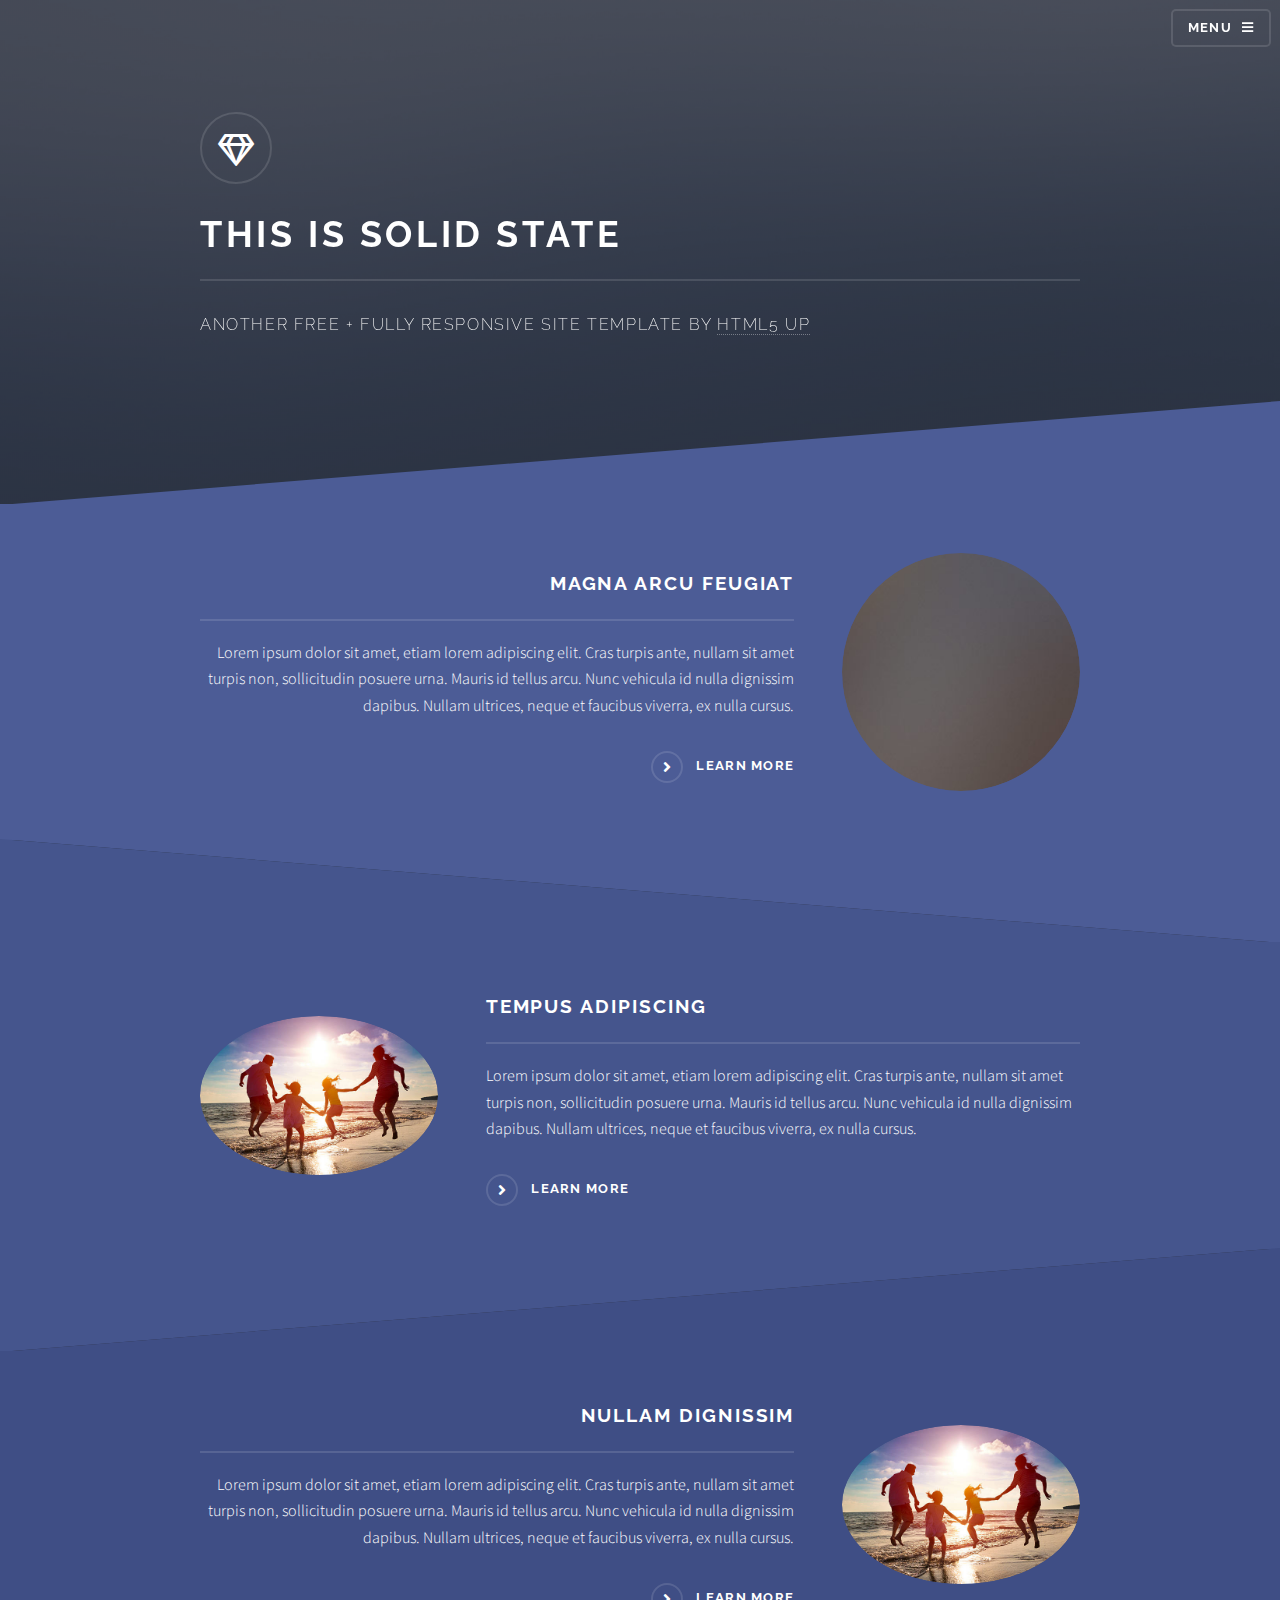
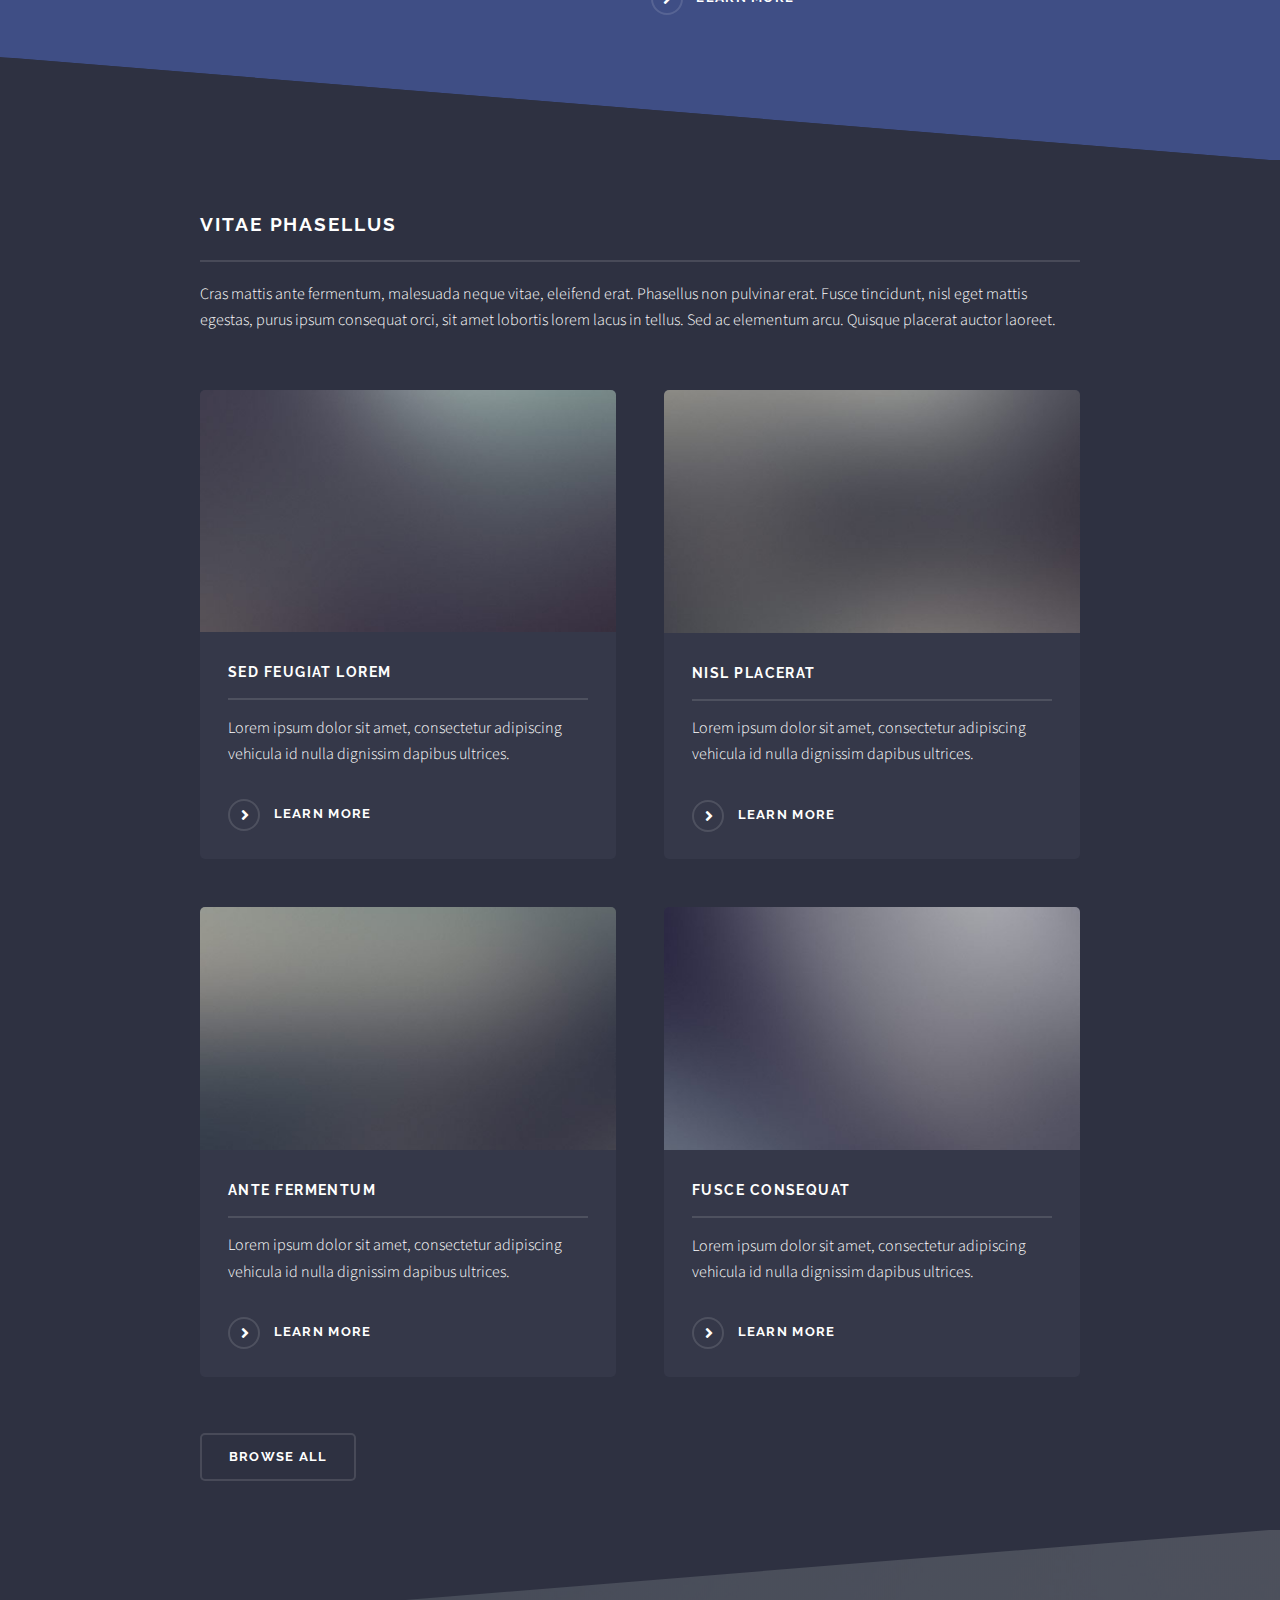
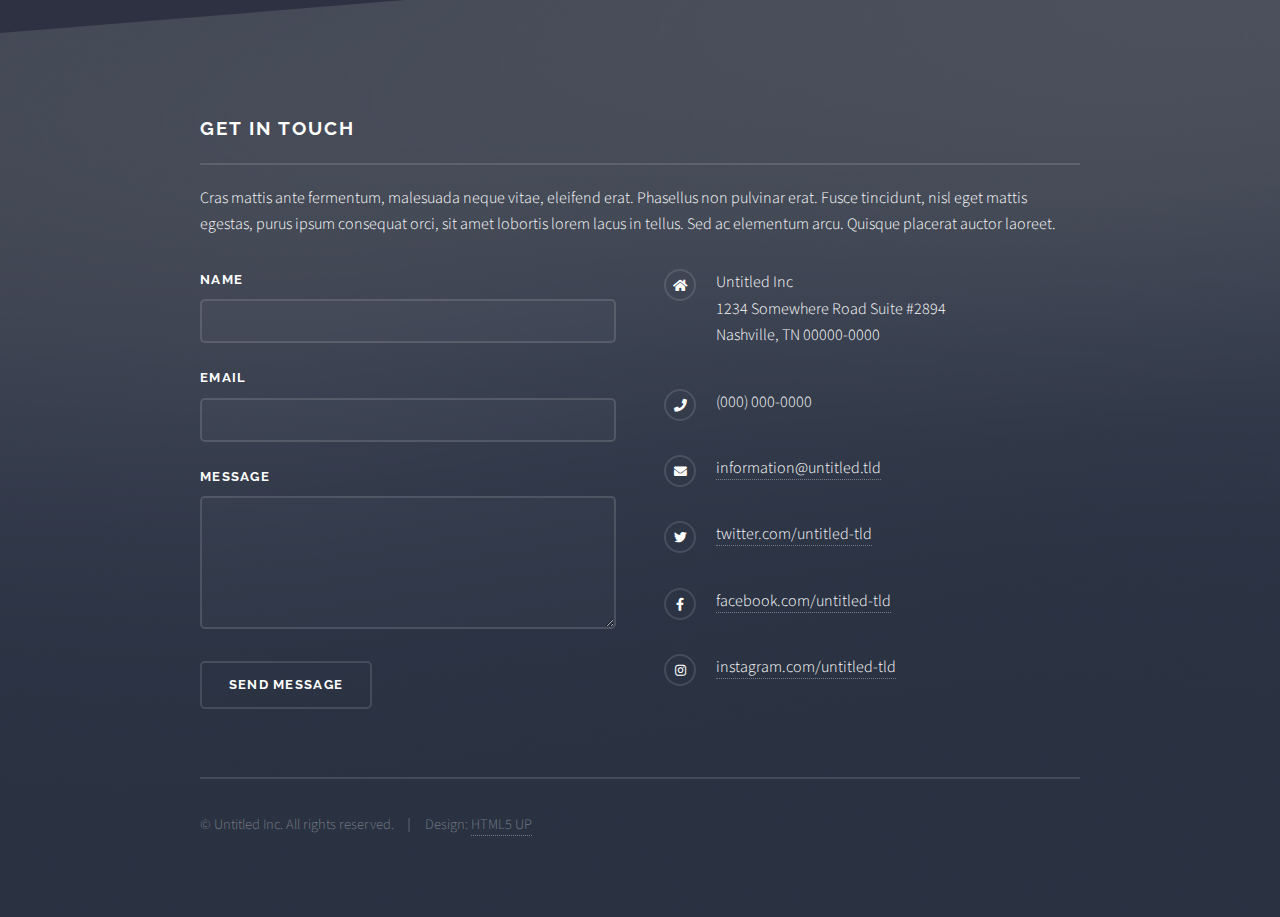
<file: index.html>
<!DOCTYPE HTML>
<!--
	Solid State by HTML5 UP
	html5up.net | @ajlkn
	Free for personal and commercial use under the CCA 3.0 license (html5up.net/license)
-->
<html>
	<head>
		<title>Solid State by HTML5 UP</title>
		<meta charset="utf-8" />
		<meta name="viewport" content="width=device-width, initial-scale=1, user-scalable=no" />
		<link rel="stylesheet" href="assets/css/main.css" />
		<noscript><link rel="stylesheet" href="assets/css/noscript.css" /></noscript>
	</head>
	<body class="is-preload">

		<!-- Page Wrapper -->
			<div id="page-wrapper">

				<!-- Header -->
					<header id="header" class="alt">
						<h1><a href="index.html">Solid State</a></h1>
						<nav>
							<a href="#menu">Menu</a>
						</nav>
					</header>

				<!-- Menu -->
					<nav id="menu">
						<div class="inner">
							<h2>Menu</h2>
							<ul class="links">
								<li><a href="index.html">Home</a></li>
								<li><a href="generic.html">Generic</a></li>
								<li><a href="elements.html">Elements</a></li>
								<li><a href="#">Log In</a></li>
								<li><a href="#">Sign Up</a></li>
							</ul>
							<a href="#" class="close">Close</a>
						</div>
					</nav>

				<!-- Banner -->
					<section id="banner">
						<div class="inner">
							<div class="logo"><span class="icon fa-gem"></span></div>
							<h2>This is Solid State</h2>
							<p>Another free + fully responsive site template by <a href="http://html5up.net">HTML5 UP</a></p>
						</div>
					</section>

				<!-- Wrapper -->
					<section id="wrapper">

						<!-- One -->
							<section id="one" class="wrapper spotlight style1">
								<div class="inner">
									<a href="#" class="image"><img src="images/pic01.jpg" alt="" /></a>
									<div class="content">
										<h2 class="major">Magna arcu feugiat</h2>
										<p>Lorem ipsum dolor sit amet, etiam lorem adipiscing elit. Cras turpis ante, nullam sit amet turpis non, sollicitudin posuere urna. Mauris id tellus arcu. Nunc vehicula id nulla dignissim dapibus. Nullam ultrices, neque et faucibus viverra, ex nulla cursus.</p>
										<a href="#" class="special">Learn more</a>
									</div>
								</div>
							</section>

						<!-- Two -->
							<section id="two" class="wrapper alt spotlight style2">
								<div class="inner">
									<a href="#" class="image"><img src="images/pic02.jpg" alt="" /></a>
									<div class="content">
										<h2 class="major">Tempus adipiscing</h2>
										<p>Lorem ipsum dolor sit amet, etiam lorem adipiscing elit. Cras turpis ante, nullam sit amet turpis non, sollicitudin posuere urna. Mauris id tellus arcu. Nunc vehicula id nulla dignissim dapibus. Nullam ultrices, neque et faucibus viverra, ex nulla cursus.</p>
										<a href="#" class="special">Learn more</a>
									</div>
								</div>
							</section>

						<!-- Three -->
							<section id="three" class="wrapper spotlight style3">
								<div class="inner">
									<a href="#" class="image"><img src="images/pic03.jpg" alt="" /></a>
									<div class="content">
										<h2 class="major">Nullam dignissim</h2>
										<p>Lorem ipsum dolor sit amet, etiam lorem adipiscing elit. Cras turpis ante, nullam sit amet turpis non, sollicitudin posuere urna. Mauris id tellus arcu. Nunc vehicula id nulla dignissim dapibus. Nullam ultrices, neque et faucibus viverra, ex nulla cursus.</p>
										<a href="#" class="special">Learn more</a>
									</div>
								</div>
							</section>

						<!-- Four -->
							<section id="four" class="wrapper alt style1">
								<div class="inner">
									<h2 class="major">Vitae phasellus</h2>
									<p>Cras mattis ante fermentum, malesuada neque vitae, eleifend erat. Phasellus non pulvinar erat. Fusce tincidunt, nisl eget mattis egestas, purus ipsum consequat orci, sit amet lobortis lorem lacus in tellus. Sed ac elementum arcu. Quisque placerat auctor laoreet.</p>
									<section class="features">
										<article>
											<a href="#" class="image"><img src="images/pic04.jpg" alt="" /></a>
											<h3 class="major">Sed feugiat lorem</h3>
											<p>Lorem ipsum dolor sit amet, consectetur adipiscing vehicula id nulla dignissim dapibus ultrices.</p>
											<a href="#" class="special">Learn more</a>
										</article>
										<article>
											<a href="#" class="image"><img src="images/pic05.jpg" alt="" /></a>
											<h3 class="major">Nisl placerat</h3>
											<p>Lorem ipsum dolor sit amet, consectetur adipiscing vehicula id nulla dignissim dapibus ultrices.</p>
											<a href="#" class="special">Learn more</a>
										</article>
										<article>
											<a href="#" class="image"><img src="images/pic06.jpg" alt="" /></a>
											<h3 class="major">Ante fermentum</h3>
											<p>Lorem ipsum dolor sit amet, consectetur adipiscing vehicula id nulla dignissim dapibus ultrices.</p>
											<a href="#" class="special">Learn more</a>
										</article>
										<article>
											<a href="#" class="image"><img src="images/pic07.jpg" alt="" /></a>
											<h3 class="major">Fusce consequat</h3>
											<p>Lorem ipsum dolor sit amet, consectetur adipiscing vehicula id nulla dignissim dapibus ultrices.</p>
											<a href="#" class="special">Learn more</a>
										</article>
									</section>
									<ul class="actions">
										<li><a href="#" class="button">Browse All</a></li>
									</ul>
								</div>
							</section>

					</section>

				<!-- Footer -->
					<section id="footer">
						<div class="inner">
							<h2 class="major">Get in touch</h2>
							<p>Cras mattis ante fermentum, malesuada neque vitae, eleifend erat. Phasellus non pulvinar erat. Fusce tincidunt, nisl eget mattis egestas, purus ipsum consequat orci, sit amet lobortis lorem lacus in tellus. Sed ac elementum arcu. Quisque placerat auctor laoreet.</p>
							<form method="post" action="#">
								<div class="fields">
									<div class="field">
										<label for="name">Name</label>
										<input type="text" name="name" id="name" />
									</div>
									<div class="field">
										<label for="email">Email</label>
										<input type="email" name="email" id="email" />
									</div>
									<div class="field">
										<label for="message">Message</label>
										<textarea name="message" id="message" rows="4"></textarea>
									</div>
								</div>
								<ul class="actions">
									<li><input type="submit" value="Send Message" /></li>
								</ul>
							</form>
							<ul class="contact">
								<li class="icon solid fa-home">
									Untitled Inc<br />
									1234 Somewhere Road Suite #2894<br />
									Nashville, TN 00000-0000
								</li>
								<li class="icon solid fa-phone">(000) 000-0000</li>
								<li class="icon solid fa-envelope"><a href="#">information@untitled.tld</a></li>
								<li class="icon brands fa-twitter"><a href="#">twitter.com/untitled-tld</a></li>
								<li class="icon brands fa-facebook-f"><a href="#">facebook.com/untitled-tld</a></li>
								<li class="icon brands fa-instagram"><a href="#">instagram.com/untitled-tld</a></li>
							</ul>
							<ul class="copyright">
								<li>&copy; Untitled Inc. All rights reserved.</li><li>Design: <a href="http://html5up.net">HTML5 UP</a></li>
							</ul>
						</div>
					</section>

			</div>

		<!-- Scripts -->
			<script src="assets/js/jquery.min.js"></script>
			<script src="assets/js/jquery.scrollex.min.js"></script>
			<script src="assets/js/browser.min.js"></script>
			<script src="assets/js/breakpoints.min.js"></script>
			<script src="assets/js/util.js"></script>
			<script src="assets/js/main.js"></script>

	</body>
</html>
</file>
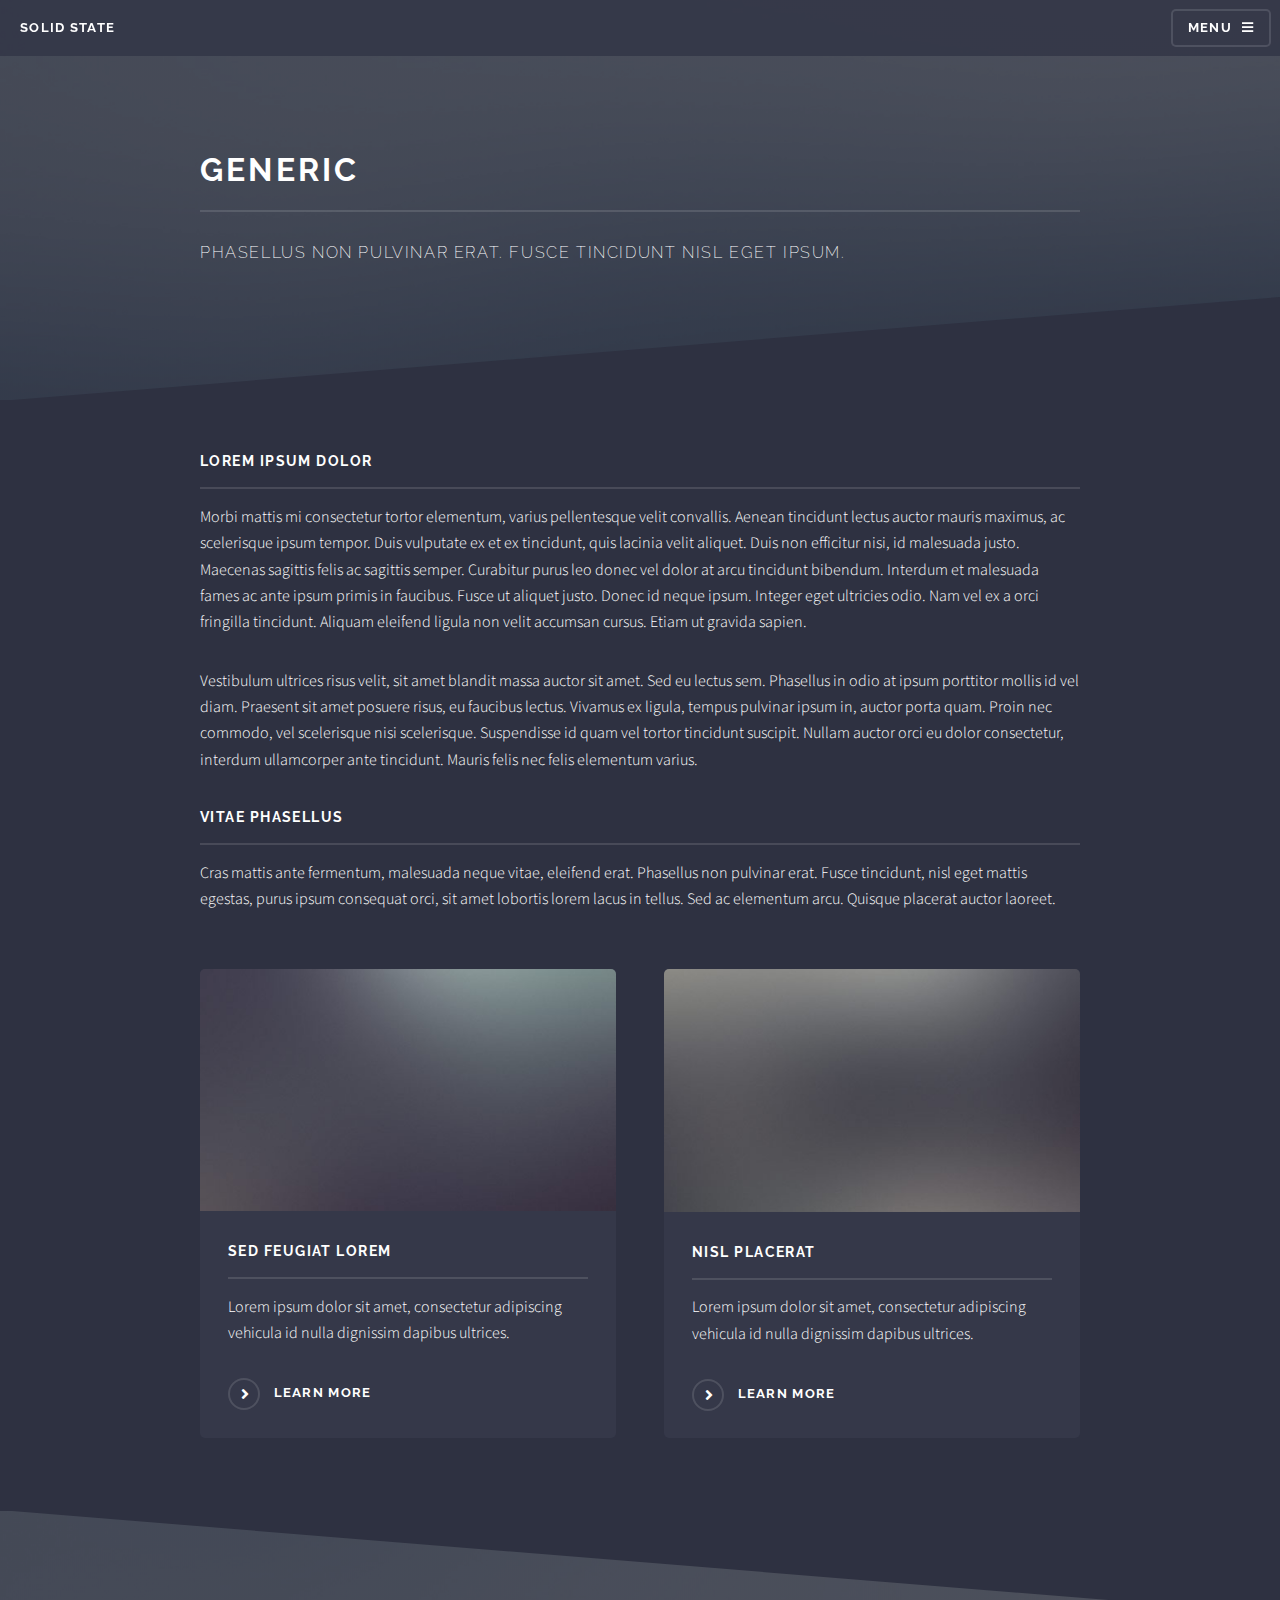
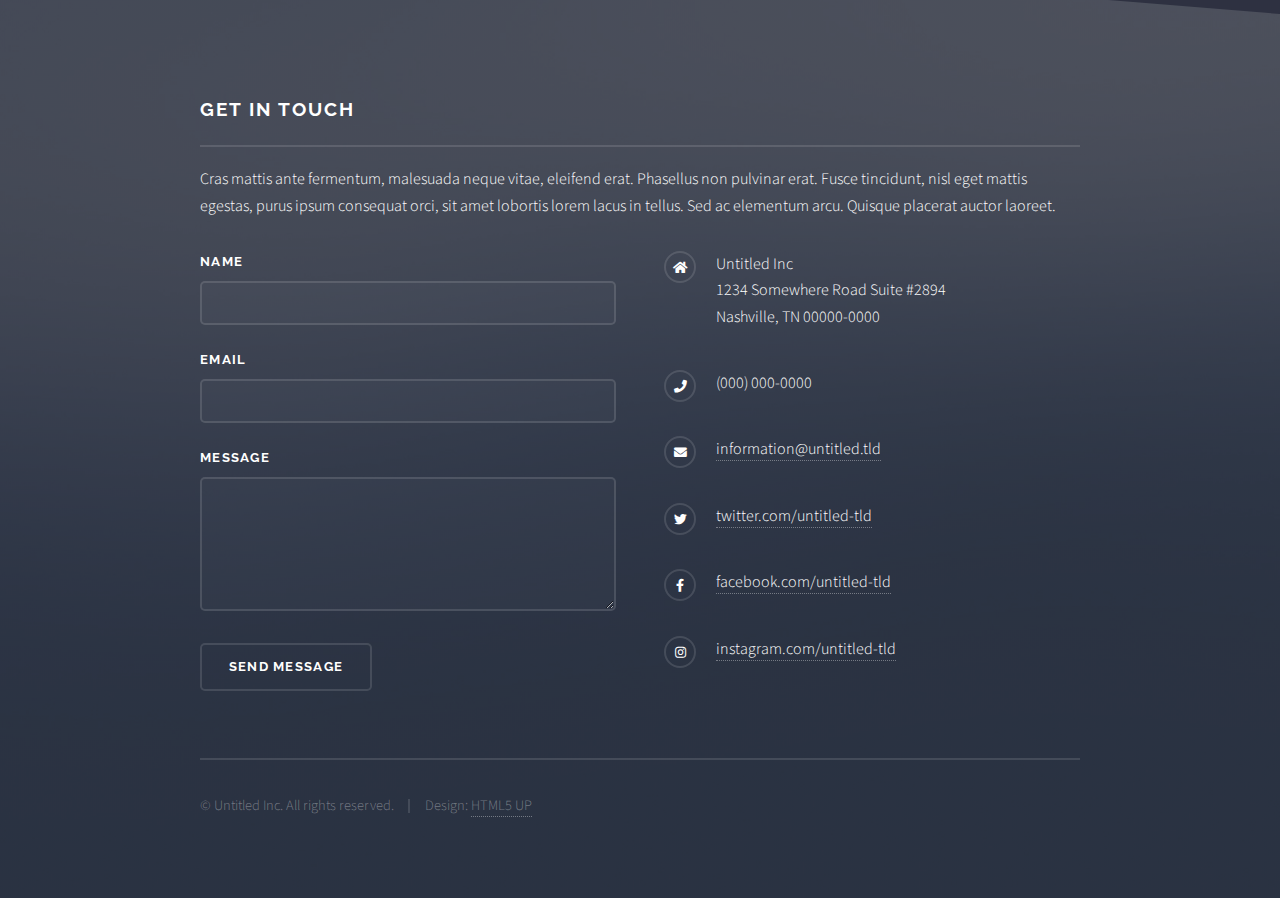
<file: aboutus.html>
<!DOCTYPE HTML>
<!--
	Solid State by HTML5 UP
	html5up.net | @ajlkn
	Free for personal and commercial use under the CCA 3.0 license (html5up.net/license)
-->
<html>
	<head>
		<title>Generic - Solid State by HTML5 UP</title>
		<meta charset="utf-8" />
		<meta name="viewport" content="width=device-width, initial-scale=1, user-scalable=no" />
		<link rel="stylesheet" href="assets/css/main.css" />
		<noscript><link rel="stylesheet" href="assets/css/noscript.css" /></noscript>
	</head>
	<body class="is-preload">

		<!-- Page Wrapper -->
			<div id="page-wrapper">

				<!-- Header -->
					<header id="header">
						<h1><a href="index.html">Solid State</a></h1>
						<nav>
							<a href="#menu">Menu</a>
						</nav>
					</header>

				<!-- Menu -->
					<nav id="menu">
						<div class="inner">
							<h2>Menu</h2>
							<ul class="links">
								<li><a href="index.html">Home</a></li>
								<li><a href="generic.html">Generic</a></li>
								<li><a href="elements.html">Elements</a></li>
								<li><a href="#">Log In</a></li>
								<li><a href="#">Sign Up</a></li>
							</ul>
							<a href="#" class="close">Close</a>
						</div>
					</nav>

				<!-- Wrapper -->
					<section id="wrapper">
						<header>
							<div class="inner">
								<h2>Generic</h2>
								<p>Phasellus non pulvinar erat. Fusce tincidunt nisl eget ipsum.</p>
							</div>
						</header>

						<!-- Content -->
							<div class="wrapper">
								<div class="inner">

									<h3 class="major">Lorem ipsum dolor</h3>
									<p>Morbi mattis mi consectetur tortor elementum, varius pellentesque velit convallis. Aenean tincidunt lectus auctor mauris maximus, ac scelerisque ipsum tempor. Duis vulputate ex et ex tincidunt, quis lacinia velit aliquet. Duis non efficitur nisi, id malesuada justo. Maecenas sagittis felis ac sagittis semper. Curabitur purus leo donec vel dolor at arcu tincidunt bibendum. Interdum et malesuada fames ac ante ipsum primis in faucibus. Fusce ut aliquet justo. Donec id neque ipsum. Integer eget ultricies odio. Nam vel ex a orci fringilla tincidunt. Aliquam eleifend ligula non velit accumsan cursus. Etiam ut gravida sapien.</p>

									<p>Vestibulum ultrices risus velit, sit amet blandit massa auctor sit amet. Sed eu lectus sem. Phasellus in odio at ipsum porttitor mollis id vel diam. Praesent sit amet posuere risus, eu faucibus lectus. Vivamus ex ligula, tempus pulvinar ipsum in, auctor porta quam. Proin nec commodo, vel scelerisque nisi scelerisque. Suspendisse id quam vel tortor tincidunt suscipit. Nullam auctor orci eu dolor consectetur, interdum ullamcorper ante tincidunt. Mauris felis nec felis elementum varius.</p>

									<h3 class="major">Vitae phasellus</h3>
									<p>Cras mattis ante fermentum, malesuada neque vitae, eleifend erat. Phasellus non pulvinar erat. Fusce tincidunt, nisl eget mattis egestas, purus ipsum consequat orci, sit amet lobortis lorem lacus in tellus. Sed ac elementum arcu. Quisque placerat auctor laoreet.</p>

									<section class="features">
										<article>
											<a href="#" class="image"><img src="images/pic04.jpg" alt="" /></a>
											<h3 class="major">Sed feugiat lorem</h3>
											<p>Lorem ipsum dolor sit amet, consectetur adipiscing vehicula id nulla dignissim dapibus ultrices.</p>
											<a href="#" class="special">Learn more</a>
										</article>
										<article>
											<a href="#" class="image"><img src="images/pic05.jpg" alt="" /></a>
											<h3 class="major">Nisl placerat</h3>
											<p>Lorem ipsum dolor sit amet, consectetur adipiscing vehicula id nulla dignissim dapibus ultrices.</p>
											<a href="#" class="special">Learn more</a>
										</article>
									</section>

								</div>
							</div>

					</section>

				<!-- Footer -->
					<section id="footer">
						<div class="inner">
							<h2 class="major">Get in touch</h2>
							<p>Cras mattis ante fermentum, malesuada neque vitae, eleifend erat. Phasellus non pulvinar erat. Fusce tincidunt, nisl eget mattis egestas, purus ipsum consequat orci, sit amet lobortis lorem lacus in tellus. Sed ac elementum arcu. Quisque placerat auctor laoreet.</p>
							<form method="post" action="#">
								<div class="fields">
									<div class="field">
										<label for="name">Name</label>
										<input type="text" name="name" id="name" />
									</div>
									<div class="field">
										<label for="email">Email</label>
										<input type="email" name="email" id="email" />
									</div>
									<div class="field">
										<label for="message">Message</label>
										<textarea name="message" id="message" rows="4"></textarea>
									</div>
								</div>
								<ul class="actions">
									<li><input type="submit" value="Send Message" /></li>
								</ul>
							</form>
							<ul class="contact">
								<li class="icon solid fa-home">
									Untitled Inc<br />
									1234 Somewhere Road Suite #2894<br />
									Nashville, TN 00000-0000
								</li>
								<li class="icon solid fa-phone">(000) 000-0000</li>
								<li class="icon solid fa-envelope"><a href="#">information@untitled.tld</a></li>
								<li class="icon brands fa-twitter"><a href="#">twitter.com/untitled-tld</a></li>
								<li class="icon brands fa-facebook-f"><a href="#">facebook.com/untitled-tld</a></li>
								<li class="icon brands fa-instagram"><a href="#">instagram.com/untitled-tld</a></li>
							</ul>
							<ul class="copyright">
								<li>&copy; Untitled Inc. All rights reserved.</li><li>Design: <a href="http://html5up.net">HTML5 UP</a></li>
							</ul>
						</div>
					</section>

			</div>

		<!-- Scripts -->
			<script src="assets/js/jquery.min.js"></script>
			<script src="assets/js/jquery.scrollex.min.js"></script>
			<script src="assets/js/browser.min.js"></script>
			<script src="assets/js/breakpoints.min.js"></script>
			<script src="assets/js/util.js"></script>
			<script src="assets/js/main.js"></script>

	</body>
</html>
</file>
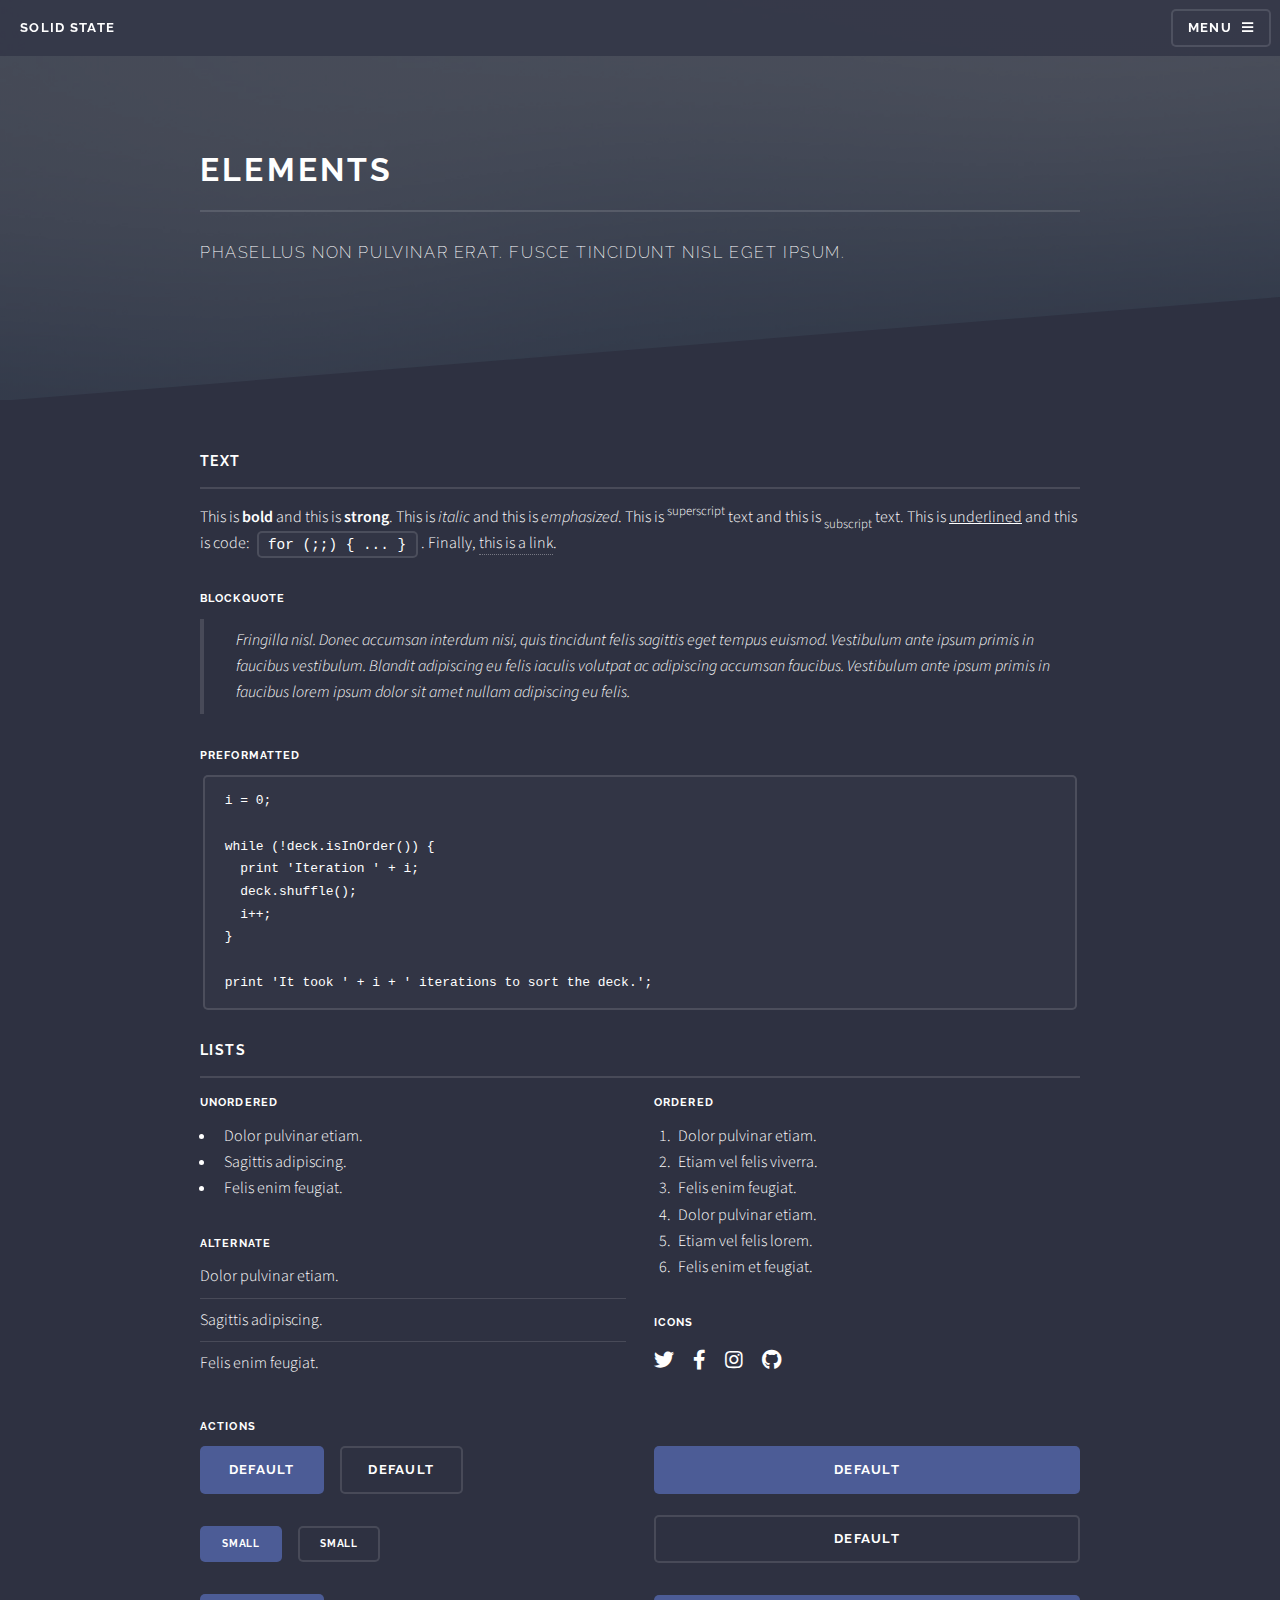
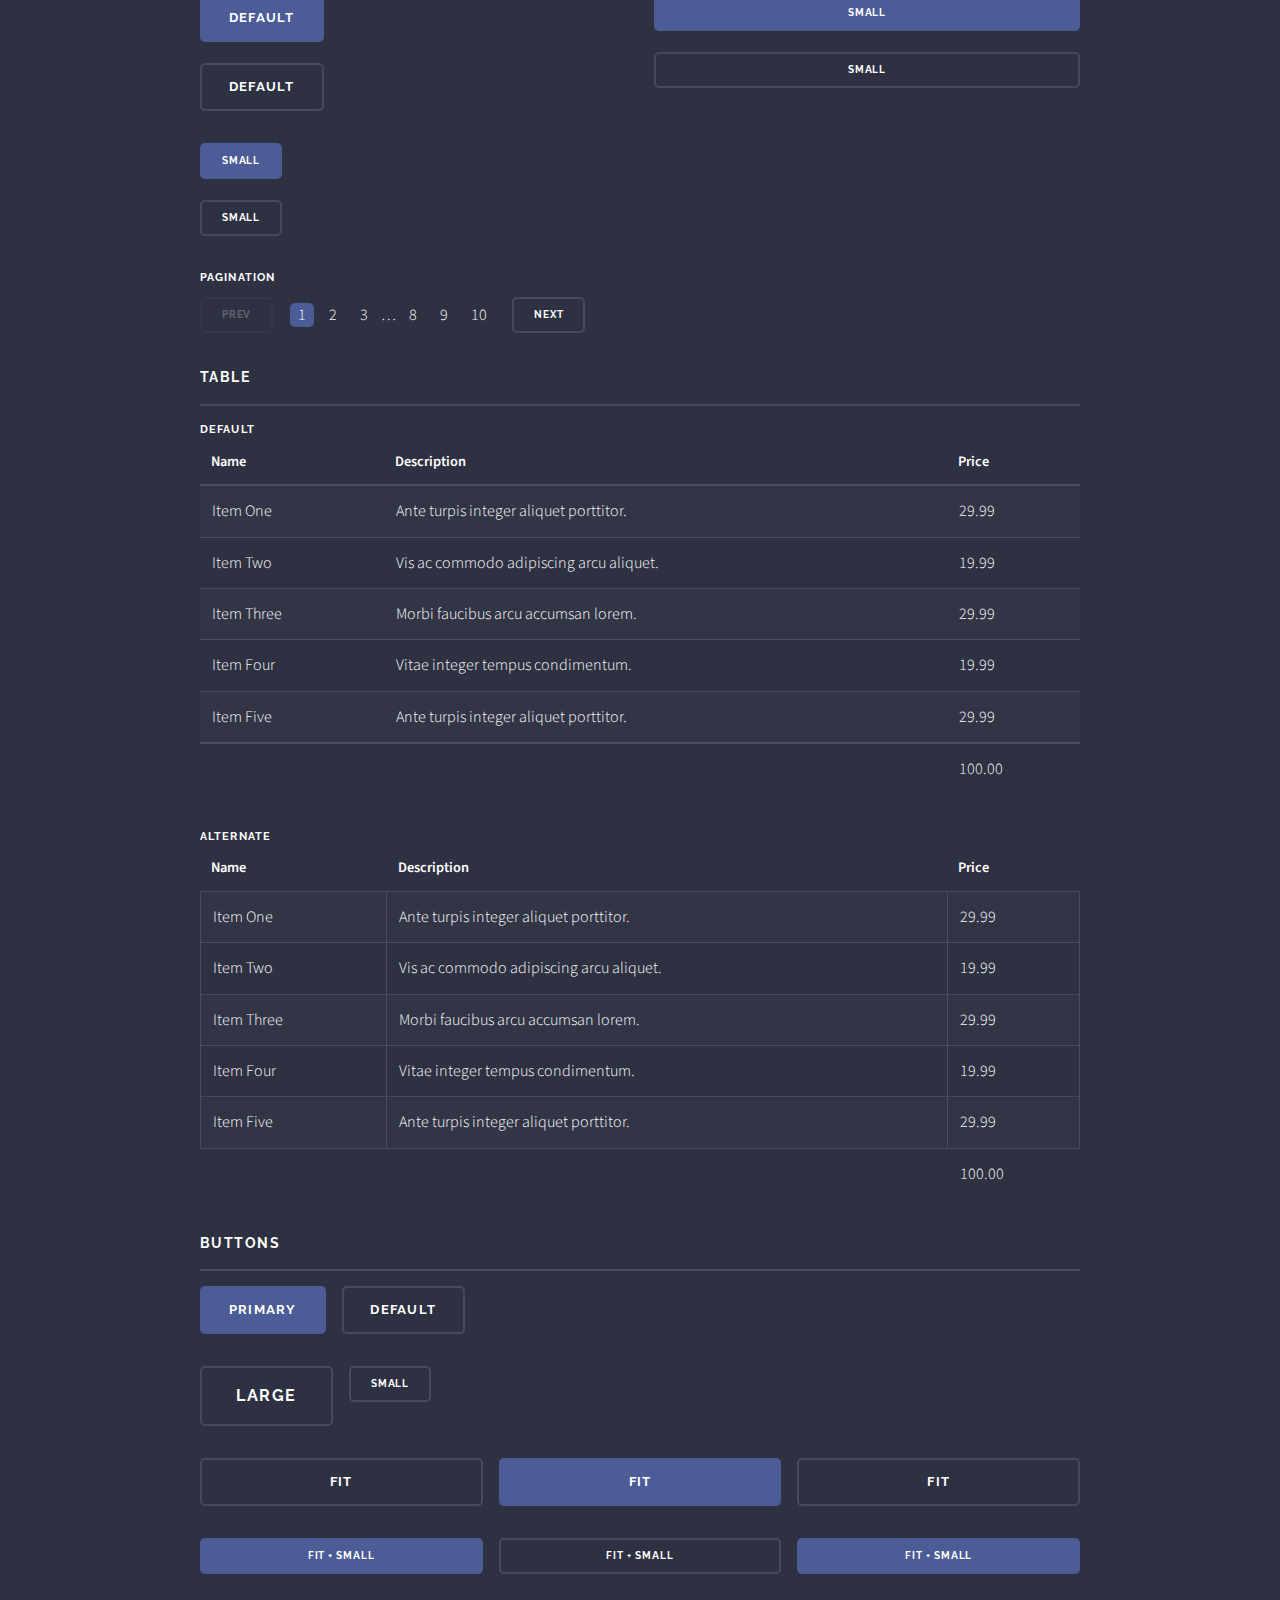
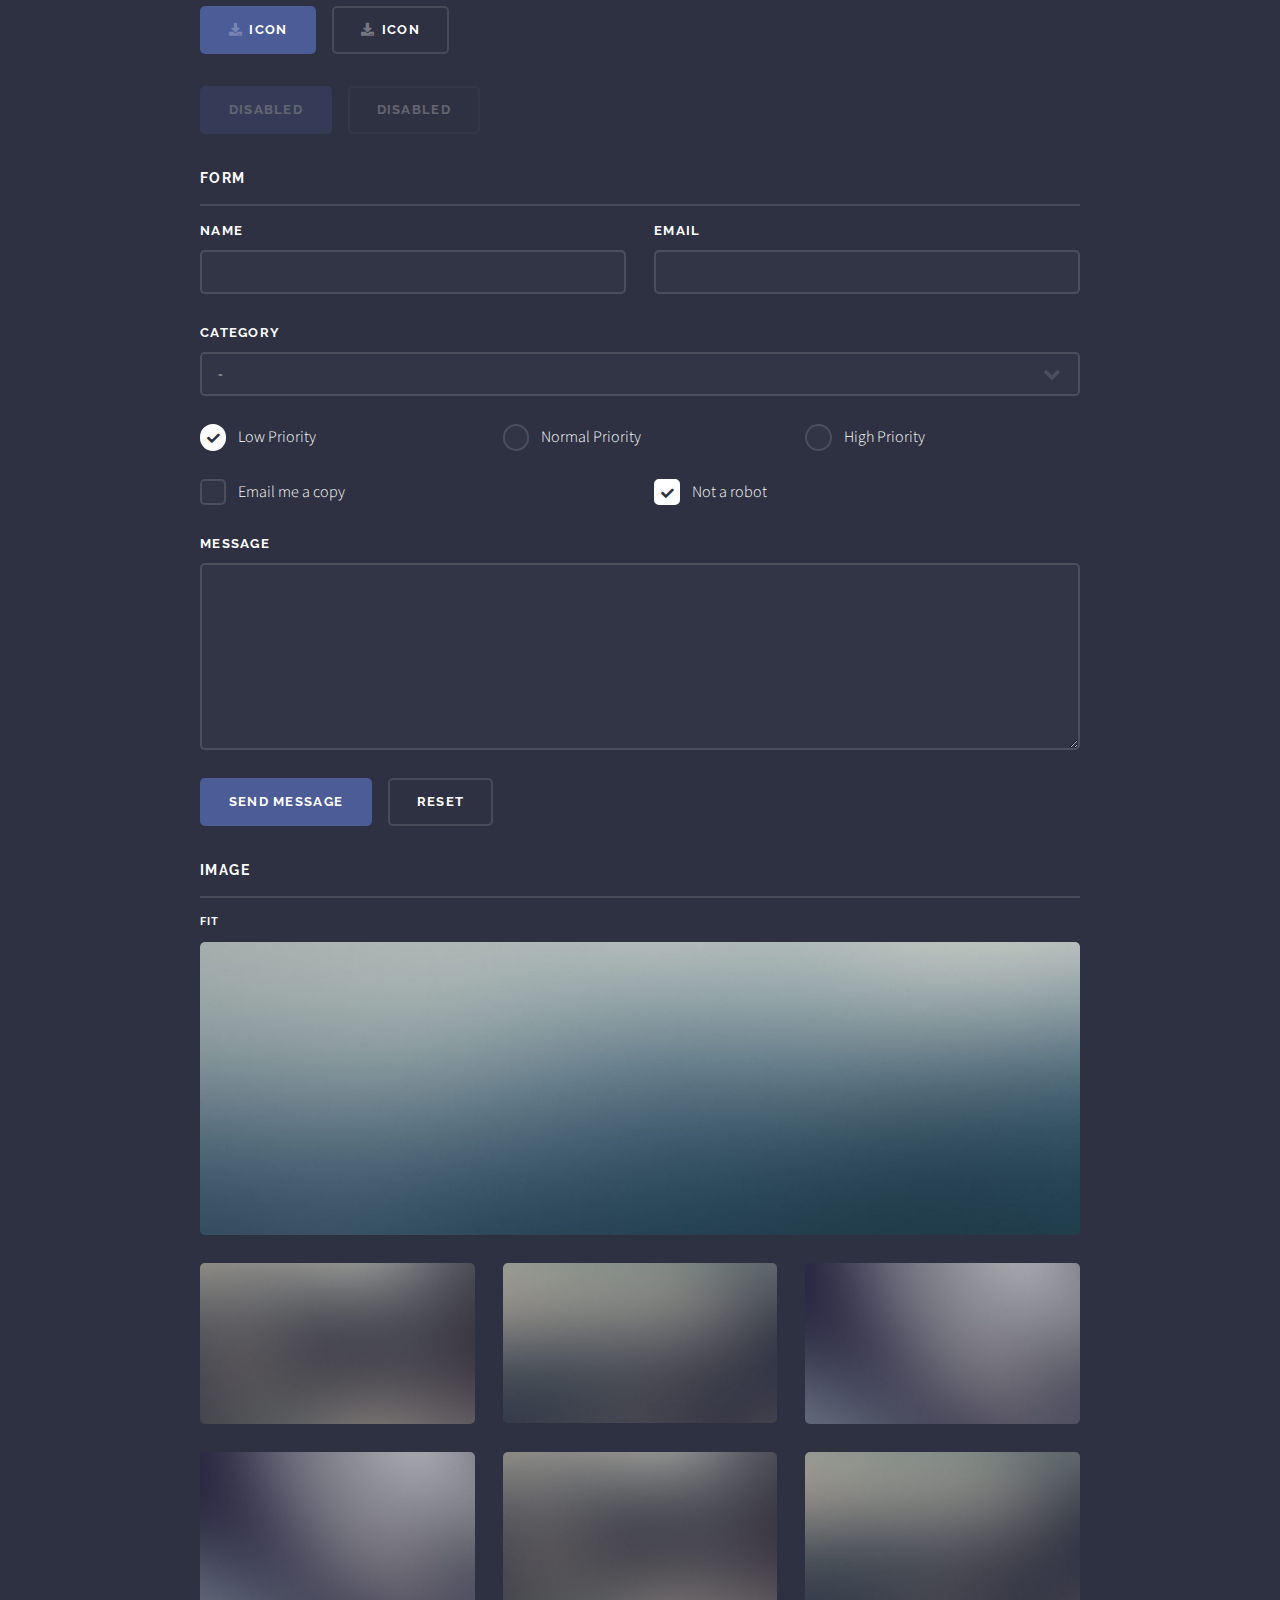
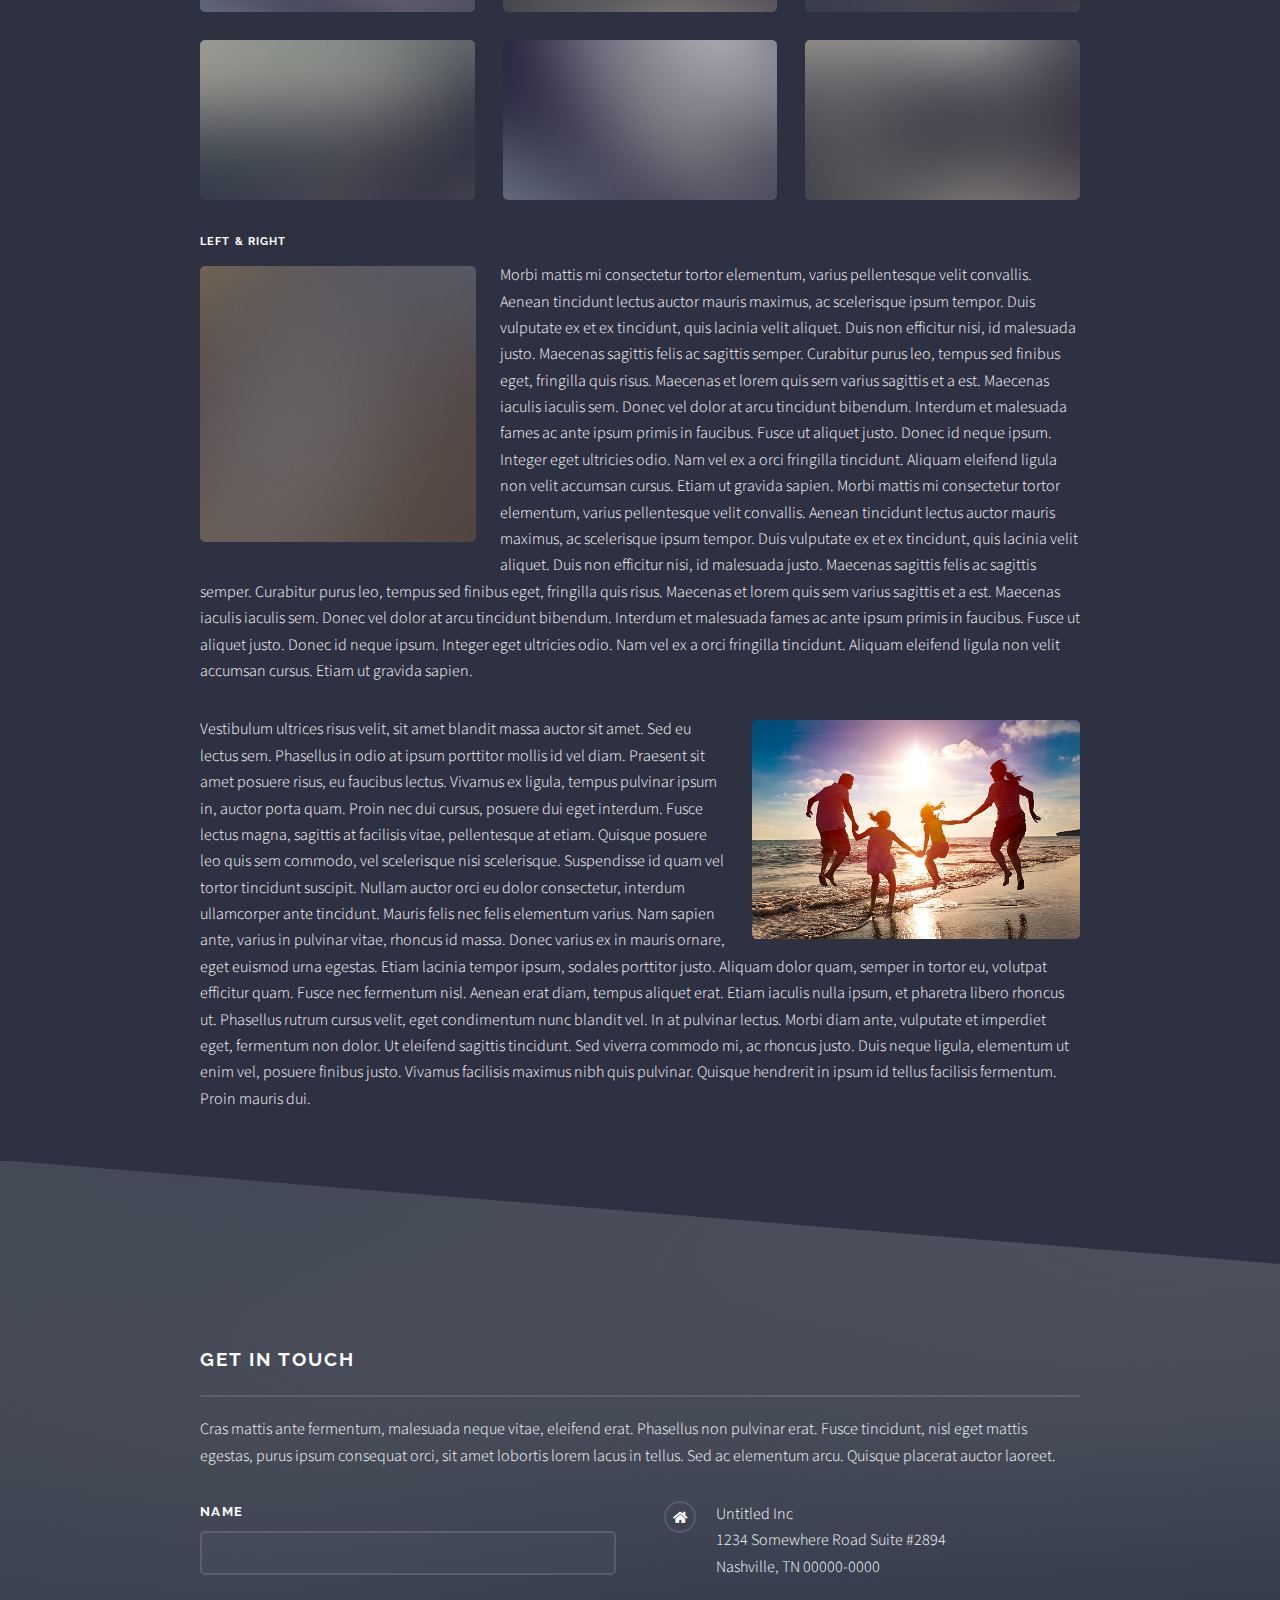
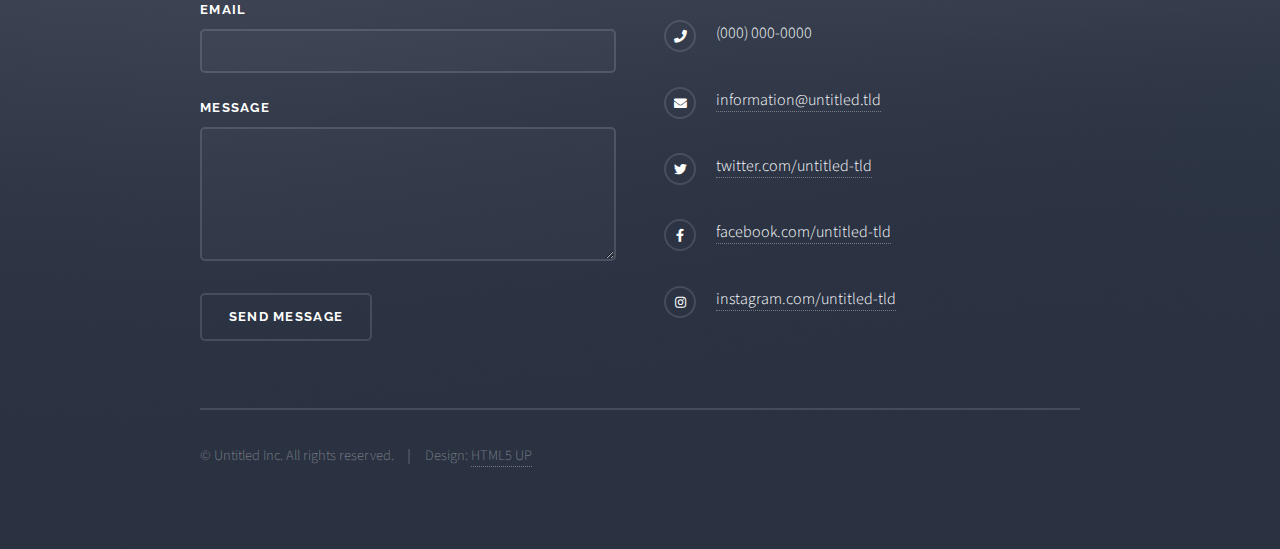
<file: elements.html>
<!DOCTYPE HTML>
<!--
	Solid State by HTML5 UP
	html5up.net | @ajlkn
	Free for personal and commercial use under the CCA 3.0 license (html5up.net/license)
-->
<html>
	<head>
		<title>Elements - Solid State by HTML5 UP</title>
		<meta charset="utf-8" />
		<meta name="viewport" content="width=device-width, initial-scale=1, user-scalable=no" />
		<link rel="stylesheet" href="assets/css/main.css" />
		<noscript><link rel="stylesheet" href="assets/css/noscript.css" /></noscript>
	</head>
	<body class="is-preload">

		<!-- Page Wrapper -->
			<div id="page-wrapper">

				<!-- Header -->
					<header id="header">
						<h1><a href="index.html">Solid State</a></h1>
						<nav>
							<a href="#menu">Menu</a>
						</nav>
					</header>

				<!-- Menu -->
					<nav id="menu">
						<div class="inner">
							<h2>Menu</h2>
							<ul class="links">
								<li><a href="index.html">Home</a></li>
								<li><a href="generic.html">Generic</a></li>
								<li><a href="elements.html">Elements</a></li>
								<li><a href="#">Log In</a></li>
								<li><a href="#">Sign Up</a></li>
							</ul>
							<a href="#" class="close">Close</a>
						</div>
					</nav>

				<!-- Wrapper -->
					<section id="wrapper">
						<header>
							<div class="inner">
								<h2>Elements</h2>
								<p>Phasellus non pulvinar erat. Fusce tincidunt nisl eget ipsum.</p>
							</div>
						</header>

						<!-- Content -->
							<div class="wrapper">
								<div class="inner">

									<section>
										<h3 class="major">Text</h3>
										<p>This is <b>bold</b> and this is <strong>strong</strong>. This is <i>italic</i> and this is <em>emphasized</em>.
										This is <sup>superscript</sup> text and this is <sub>subscript</sub> text.
										This is <u>underlined</u> and this is code: <code>for (;;) { ... }</code>. Finally, <a href="#">this is a link</a>.</p>
										<h4>Blockquote</h4>
										<blockquote>Fringilla nisl. Donec accumsan interdum nisi, quis tincidunt felis sagittis eget tempus euismod. Vestibulum ante ipsum primis in faucibus vestibulum. Blandit adipiscing eu felis iaculis volutpat ac adipiscing accumsan faucibus. Vestibulum ante ipsum primis in faucibus lorem ipsum dolor sit amet nullam adipiscing eu felis.</blockquote>
										<h4>Preformatted</h4>
										<pre><code>i = 0;

while (!deck.isInOrder()) {
  print 'Iteration ' + i;
  deck.shuffle();
  i++;
}

print 'It took ' + i + ' iterations to sort the deck.';</code></pre>
									</section>

									<section>
										<h3 class="major">Lists</h3>
										<div class="row">
											<div class="col-6 col-12-medium">
												<h4>Unordered</h4>
												<ul>
													<li>Dolor pulvinar etiam.</li>
													<li>Sagittis adipiscing.</li>
													<li>Felis enim feugiat.</li>
												</ul>
												<h4>Alternate</h4>
												<ul class="alt">
													<li>Dolor pulvinar etiam.</li>
													<li>Sagittis adipiscing.</li>
													<li>Felis enim feugiat.</li>
												</ul>
											</div>
											<div class="col-6 col-12-medium">
												<h4>Ordered</h4>
												<ol>
													<li>Dolor pulvinar etiam.</li>
													<li>Etiam vel felis viverra.</li>
													<li>Felis enim feugiat.</li>
													<li>Dolor pulvinar etiam.</li>
													<li>Etiam vel felis lorem.</li>
													<li>Felis enim et feugiat.</li>
												</ol>
												<h4>Icons</h4>
												<ul class="icons">
													<li><a href="#" class="icon brands fa-twitter"><span class="label">Twitter</span></a></li>
													<li><a href="#" class="icon brands fa-facebook-f"><span class="label">Facebook</span></a></li>
													<li><a href="#" class="icon brands fa-instagram"><span class="label">Instagram</span></a></li>
													<li><a href="#" class="icon brands fa-github"><span class="label">Github</span></a></li>
												</ul>
											</div>
										</div>
										<h4>Actions</h4>
										<div class="row">
											<div class="col-6 col-12-medium">
												<ul class="actions">
													<li><a href="#" class="button primary">Default</a></li>
													<li><a href="#" class="button">Default</a></li>
												</ul>
												<ul class="actions small">
													<li><a href="#" class="button primary small">Small</a></li>
													<li><a href="#" class="button small">Small</a></li>
												</ul>
												<ul class="actions stacked">
													<li><a href="#" class="button primary">Default</a></li>
													<li><a href="#" class="button">Default</a></li>
												</ul>
												<ul class="actions stacked small">
													<li><a href="#" class="button primary small">Small</a></li>
													<li><a href="#" class="button small">Small</a></li>
												</ul>
											</div>
											<div class="col-6 col-12-medium">
												<ul class="actions stacked">
													<li><a href="#" class="button primary fit">Default</a></li>
													<li><a href="#" class="button fit">Default</a></li>
												</ul>
												<ul class="actions stacked small">
													<li><a href="#" class="button primary small fit">Small</a></li>
													<li><a href="#" class="button small fit">Small</a></li>
												</ul>
											</div>
										</div>
										<h4>Pagination</h4>
										<ul class="pagination">
											<li><span class="button small disabled">Prev</span></li>
											<li><a href="#" class="page active">1</a></li>
											<li><a href="#" class="page">2</a></li>
											<li><a href="#" class="page">3</a></li>
											<li><span>&hellip;</span></li>
											<li><a href="#" class="page">8</a></li>
											<li><a href="#" class="page">9</a></li>
											<li><a href="#" class="page">10</a></li>
											<li><a href="#" class="button small">Next</a></li>
										</ul>
									</section>

									<section>
										<h3 class="major">Table</h3>
										<h4>Default</h4>
										<div class="table-wrapper">
											<table>
												<thead>
													<tr>
														<th>Name</th>
														<th>Description</th>
														<th>Price</th>
													</tr>
												</thead>
												<tbody>
													<tr>
														<td>Item One</td>
														<td>Ante turpis integer aliquet porttitor.</td>
														<td>29.99</td>
													</tr>
													<tr>
														<td>Item Two</td>
														<td>Vis ac commodo adipiscing arcu aliquet.</td>
														<td>19.99</td>
													</tr>
													<tr>
														<td>Item Three</td>
														<td> Morbi faucibus arcu accumsan lorem.</td>
														<td>29.99</td>
													</tr>
													<tr>
														<td>Item Four</td>
														<td>Vitae integer tempus condimentum.</td>
														<td>19.99</td>
													</tr>
													<tr>
														<td>Item Five</td>
														<td>Ante turpis integer aliquet porttitor.</td>
														<td>29.99</td>
													</tr>
												</tbody>
												<tfoot>
													<tr>
														<td colspan="2"></td>
														<td>100.00</td>
													</tr>
												</tfoot>
											</table>
										</div>

										<h4>Alternate</h4>
										<div class="table-wrapper">
											<table class="alt">
												<thead>
													<tr>
														<th>Name</th>
														<th>Description</th>
														<th>Price</th>
													</tr>
												</thead>
												<tbody>
													<tr>
														<td>Item One</td>
														<td>Ante turpis integer aliquet porttitor.</td>
														<td>29.99</td>
													</tr>
													<tr>
														<td>Item Two</td>
														<td>Vis ac commodo adipiscing arcu aliquet.</td>
														<td>19.99</td>
													</tr>
													<tr>
														<td>Item Three</td>
														<td> Morbi faucibus arcu accumsan lorem.</td>
														<td>29.99</td>
													</tr>
													<tr>
														<td>Item Four</td>
														<td>Vitae integer tempus condimentum.</td>
														<td>19.99</td>
													</tr>
													<tr>
														<td>Item Five</td>
														<td>Ante turpis integer aliquet porttitor.</td>
														<td>29.99</td>
													</tr>
												</tbody>
												<tfoot>
													<tr>
														<td colspan="2"></td>
														<td>100.00</td>
													</tr>
												</tfoot>
											</table>
										</div>
									</section>

									<section>
										<h3 class="major">Buttons</h3>
										<ul class="actions">
											<li><a href="#" class="button primary">Primary</a></li>
											<li><a href="#" class="button">Default</a></li>
										</ul>
										<ul class="actions">
											<li><a href="#" class="button large">Large</a></li>
											<li><a href="#" class="button small">Small</a></li>
										</ul>
										<ul class="actions fit">
											<li><a href="#" class="button fit">Fit</a></li>
											<li><a href="#" class="button primary fit">Fit</a></li>
											<li><a href="#" class="button fit">Fit</a></li>
										</ul>
										<ul class="actions fit small">
											<li><a href="#" class="button primary fit small">Fit + Small</a></li>
											<li><a href="#" class="button fit small">Fit + Small</a></li>
											<li><a href="#" class="button primary fit small">Fit + Small</a></li>
										</ul>
										<ul class="actions">
											<li><a href="#" class="button primary icon solid fa-download">Icon</a></li>
											<li><a href="#" class="button icon solid fa-download">Icon</a></li>
										</ul>
										<ul class="actions">
											<li><span class="button primary disabled">Disabled</span></li>
											<li><span class="button disabled">Disabled</span></li>
										</ul>
									</section>

									<section>
										<h3 class="major">Form</h3>
										<form method="post" action="#">
											<div class="row gtr-uniform">
												<div class="col-6 col-12-xsmall">
													<label for="demo-name">Name</label>
													<input type="text" name="demo-name" id="demo-name" value="" />
												</div>
												<div class="col-6 col-12-xsmall">
													<label for="demo-email">Email</label>
													<input type="email" name="demo-email" id="demo-email" value="" />
												</div>
												<div class="col-12">
													<label for="demo-category">Category</label>
													<select name="demo-category" id="demo-category">
														<option value="">-</option>
														<option value="1">Manufacturing</option>
														<option value="1">Shipping</option>
														<option value="1">Administration</option>
														<option value="1">Human Resources</option>
													</select>
												</div>
												<div class="col-4 col-12-small">
													<input type="radio" id="demo-priority-low" name="demo-priority" checked>
													<label for="demo-priority-low">Low Priority</label>
												</div>
												<div class="col-4 col-12-small">
													<input type="radio" id="demo-priority-normal" name="demo-priority">
													<label for="demo-priority-normal">Normal Priority</label>
												</div>
												<div class="col-4 col-12-small">
													<input type="radio" id="demo-priority-high" name="demo-priority">
													<label for="demo-priority-high">High Priority</label>
												</div>
												<div class="col-6 col-12-small">
													<input type="checkbox" id="demo-copy" name="demo-copy">
													<label for="demo-copy">Email me a copy</label>
												</div>
												<div class="col-6 col-12-small">
													<input type="checkbox" id="demo-human" name="demo-human" checked>
													<label for="demo-human">Not a robot</label>
												</div>
												<div class="col-12">
													<label for="demo-message">Message</label>
													<textarea name="demo-message" id="demo-message" rows="6"></textarea>
												</div>
												<div class="col-12">
													<ul class="actions">
														<li><input type="submit" value="Send Message" class="primary" /></li>
														<li><input type="reset" value="Reset" /></li>
													</ul>
												</div>
											</div>
										</form>
									</section>

									<section>
										<h3 class="major">Image</h3>
										<h4>Fit</h4>
										<div class="box alt">
											<div class="row gtr-uniform">
												<div class="col-12"><span class="image fit"><img src="images/pic08.jpg" alt="" /></span></div>
												<div class="col-4"><span class="image fit"><img src="images/pic05.jpg" alt="" /></span></div>
												<div class="col-4"><span class="image fit"><img src="images/pic06.jpg" alt="" /></span></div>
												<div class="col-4"><span class="image fit"><img src="images/pic07.jpg" alt="" /></span></div>
												<div class="col-4"><span class="image fit"><img src="images/pic07.jpg" alt="" /></span></div>
												<div class="col-4"><span class="image fit"><img src="images/pic05.jpg" alt="" /></span></div>
												<div class="col-4"><span class="image fit"><img src="images/pic06.jpg" alt="" /></span></div>
												<div class="col-4"><span class="image fit"><img src="images/pic06.jpg" alt="" /></span></div>
												<div class="col-4"><span class="image fit"><img src="images/pic07.jpg" alt="" /></span></div>
												<div class="col-4"><span class="image fit"><img src="images/pic05.jpg" alt="" /></span></div>
											</div>
										</div>
										<h4>Left &amp; Right</h4>
										<p><span class="image left"><img src="images/pic01.jpg" alt="" /></span>Morbi mattis mi consectetur tortor elementum, varius pellentesque velit convallis. Aenean tincidunt lectus auctor mauris maximus, ac scelerisque ipsum tempor. Duis vulputate ex et ex tincidunt, quis lacinia velit aliquet. Duis non efficitur nisi, id malesuada justo. Maecenas sagittis felis ac sagittis semper. Curabitur purus leo, tempus sed finibus eget, fringilla quis risus. Maecenas et lorem quis sem varius sagittis et a est. Maecenas iaculis iaculis sem. Donec vel dolor at arcu tincidunt bibendum. Interdum et malesuada fames ac ante ipsum primis in faucibus. Fusce ut aliquet justo. Donec id neque ipsum. Integer eget ultricies odio. Nam vel ex a orci fringilla tincidunt. Aliquam eleifend ligula non velit accumsan cursus. Etiam ut gravida sapien. Morbi mattis mi consectetur tortor elementum, varius pellentesque velit convallis. Aenean tincidunt lectus auctor mauris maximus, ac scelerisque ipsum tempor. Duis vulputate ex et ex tincidunt, quis lacinia velit aliquet. Duis non efficitur nisi, id malesuada justo. Maecenas sagittis felis ac sagittis semper. Curabitur purus leo, tempus sed finibus eget, fringilla quis risus. Maecenas et lorem quis sem varius sagittis et a est. Maecenas iaculis iaculis sem. Donec vel dolor at arcu tincidunt bibendum. Interdum et malesuada fames ac ante ipsum primis in faucibus. Fusce ut aliquet justo. Donec id neque ipsum. Integer eget ultricies odio. Nam vel ex a orci fringilla tincidunt. Aliquam eleifend ligula non velit accumsan cursus. Etiam ut gravida sapien.</p>
										<p><span class="image right"><img src="images/pic02.jpg" alt="" /></span>Vestibulum ultrices risus velit, sit amet blandit massa auctor sit amet. Sed eu lectus sem. Phasellus in odio at ipsum porttitor mollis id vel diam. Praesent sit amet posuere risus, eu faucibus lectus. Vivamus ex ligula, tempus pulvinar ipsum in, auctor porta quam. Proin nec dui cursus, posuere dui eget interdum. Fusce lectus magna, sagittis at facilisis vitae, pellentesque at etiam. Quisque posuere leo quis sem commodo, vel scelerisque nisi scelerisque. Suspendisse id quam vel tortor tincidunt suscipit. Nullam auctor orci eu dolor consectetur, interdum ullamcorper ante tincidunt. Mauris felis nec felis elementum varius. Nam sapien ante, varius in pulvinar vitae, rhoncus id massa. Donec varius ex in mauris ornare, eget euismod urna egestas. Etiam lacinia tempor ipsum, sodales porttitor justo. Aliquam dolor quam, semper in tortor eu, volutpat efficitur quam. Fusce nec fermentum nisl. Aenean erat diam, tempus aliquet erat. Etiam iaculis nulla ipsum, et pharetra libero rhoncus ut. Phasellus rutrum cursus velit, eget condimentum nunc blandit vel. In at pulvinar lectus. Morbi diam ante, vulputate et imperdiet eget, fermentum non dolor. Ut eleifend sagittis tincidunt. Sed viverra commodo mi, ac rhoncus justo. Duis neque ligula, elementum ut enim vel, posuere finibus justo. Vivamus facilisis maximus nibh quis pulvinar. Quisque hendrerit in ipsum id tellus facilisis fermentum. Proin mauris dui.</p>
									</section>

								</div>
							</div>

					</section>

				<!-- Footer -->
					<section id="footer">
						<div class="inner">
							<h2 class="major">Get in touch</h2>
							<p>Cras mattis ante fermentum, malesuada neque vitae, eleifend erat. Phasellus non pulvinar erat. Fusce tincidunt, nisl eget mattis egestas, purus ipsum consequat orci, sit amet lobortis lorem lacus in tellus. Sed ac elementum arcu. Quisque placerat auctor laoreet.</p>
							<form method="post" action="#">
								<div class="fields">
									<div class="field">
										<label for="name">Name</label>
										<input type="text" name="name" id="name" />
									</div>
									<div class="field">
										<label for="email">Email</label>
										<input type="email" name="email" id="email" />
									</div>
									<div class="field">
										<label for="message">Message</label>
										<textarea name="message" id="message" rows="4"></textarea>
									</div>
								</div>
								<ul class="actions">
									<li><input type="submit" value="Send Message" /></li>
								</ul>
							</form>
							<ul class="contact">
								<li class="icon solid fa-home">
									Untitled Inc<br />
									1234 Somewhere Road Suite #2894<br />
									Nashville, TN 00000-0000
								</li>
								<li class="icon solid fa-phone">(000) 000-0000</li>
								<li class="icon solid fa-envelope"><a href="#">information@untitled.tld</a></li>
								<li class="icon brands fa-twitter"><a href="#">twitter.com/untitled-tld</a></li>
								<li class="icon brands fa-facebook-f"><a href="#">facebook.com/untitled-tld</a></li>
								<li class="icon brands fa-instagram"><a href="#">instagram.com/untitled-tld</a></li>
							</ul>
							<ul class="copyright">
								<li>&copy; Untitled Inc. All rights reserved.</li><li>Design: <a href="http://html5up.net">HTML5 UP</a></li>
							</ul>
						</div>
					</section>

			</div>

		<!-- Scripts -->
			<script src="assets/js/jquery.min.js"></script>
			<script src="assets/js/jquery.scrollex.min.js"></script>
			<script src="assets/js/browser.min.js"></script>
			<script src="assets/js/breakpoints.min.js"></script>
			<script src="assets/js/util.js"></script>
			<script src="assets/js/main.js"></script>

	</body>
</html>
</file>
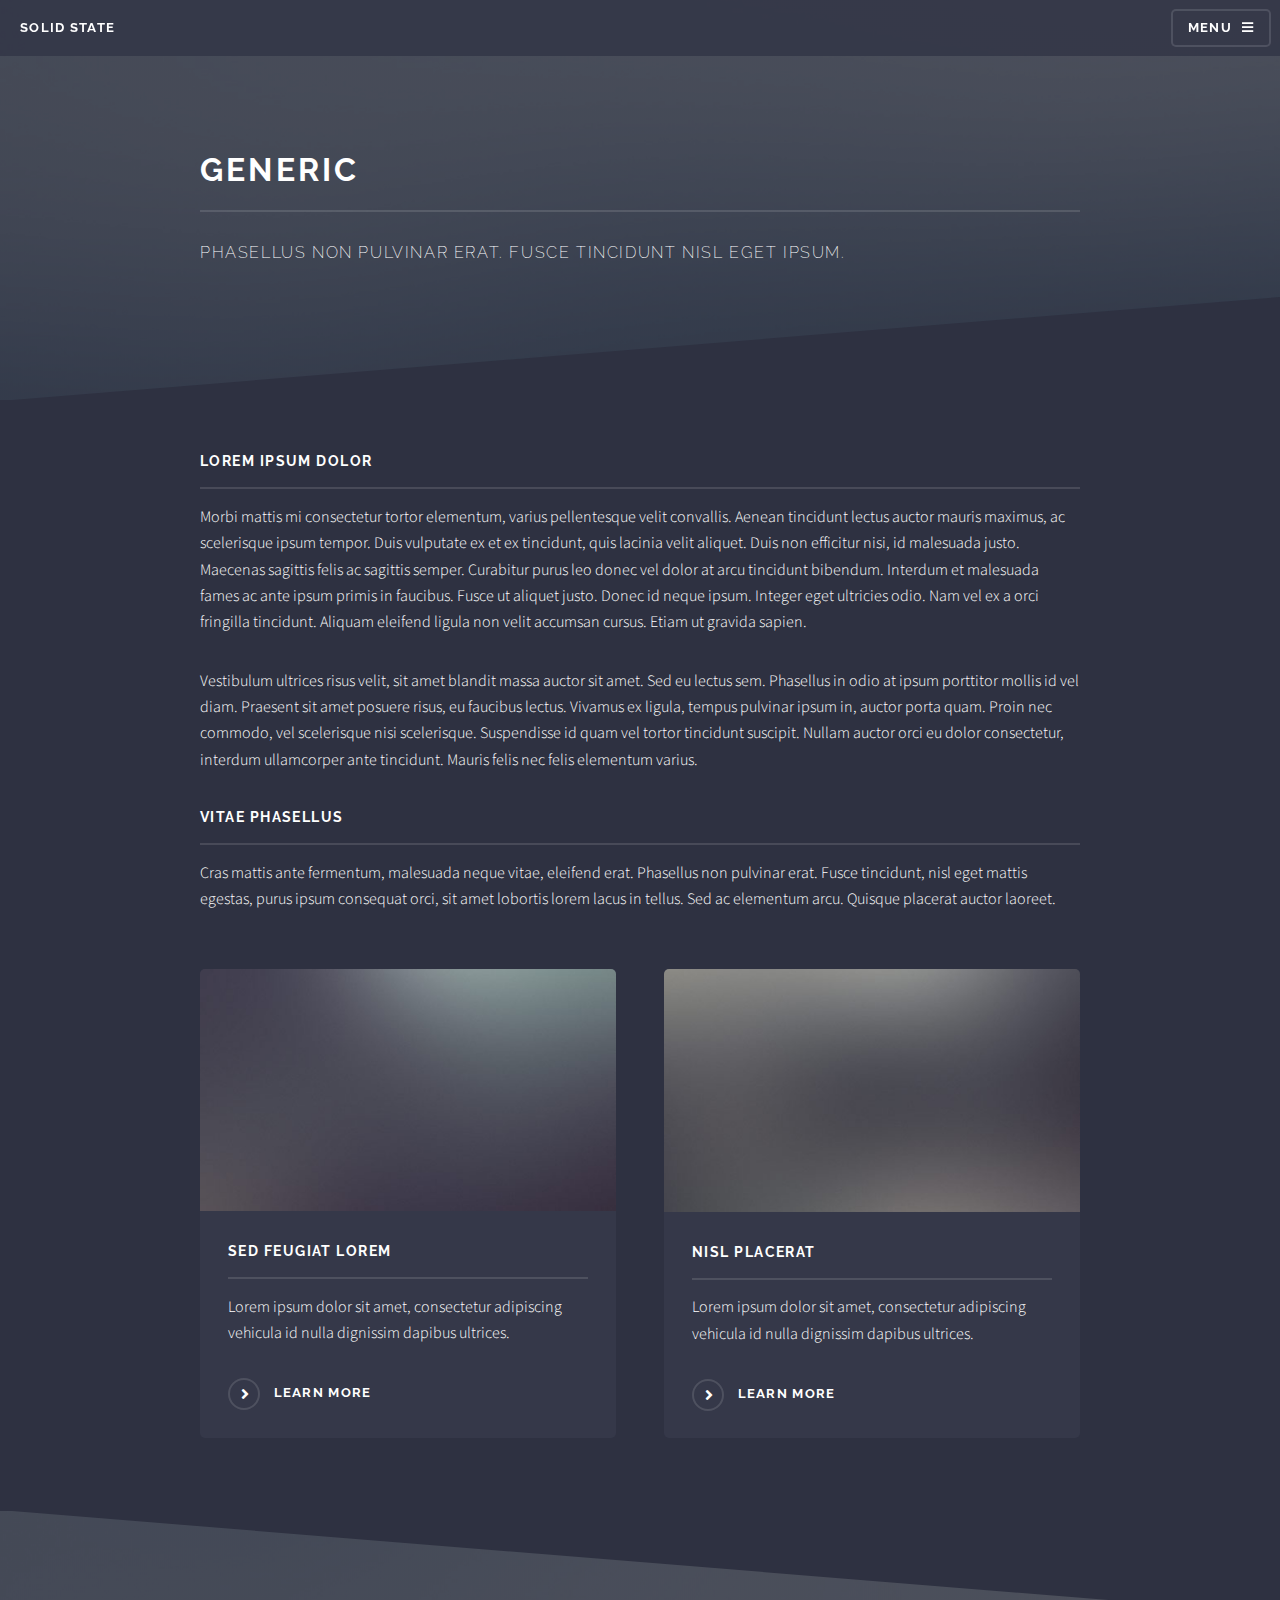
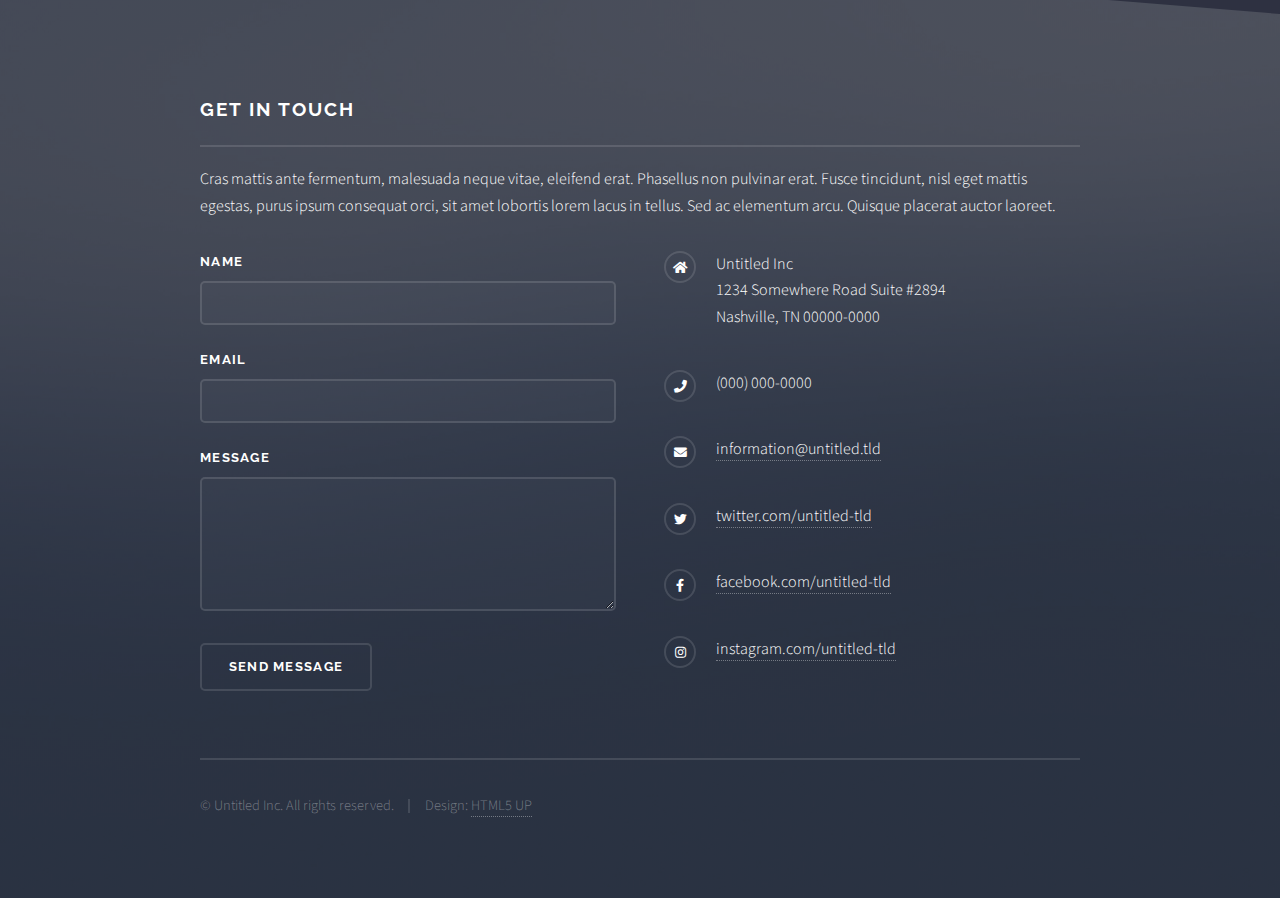
<file: generic.html>
<!DOCTYPE HTML>
<!--
	Solid State by HTML5 UP
	html5up.net | @ajlkn
	Free for personal and commercial use under the CCA 3.0 license (html5up.net/license)
-->
<html>
	<head>
		<title>Generic - Solid State by HTML5 UP</title>
		<meta charset="utf-8" />
		<meta name="viewport" content="width=device-width, initial-scale=1, user-scalable=no" />
		<link rel="stylesheet" href="assets/css/main.css" />
		<noscript><link rel="stylesheet" href="assets/css/noscript.css" /></noscript>
	</head>
	<body class="is-preload">

		<!-- Page Wrapper -->
			<div id="page-wrapper">

				<!-- Header -->
					<header id="header">
						<h1><a href="index.html">Solid State</a></h1>
						<nav>
							<a href="#menu">Menu</a>
						</nav>
					</header>

				<!-- Menu -->
					<nav id="menu">
						<div class="inner">
							<h2>Menu</h2>
							<ul class="links">
								<li><a href="index.html">Home</a></li>
								<li><a href="generic.html">Generic</a></li>
								<li><a href="elements.html">Elements</a></li>
								<li><a href="#">Log In</a></li>
								<li><a href="#">Sign Up</a></li>
							</ul>
							<a href="#" class="close">Close</a>
						</div>
					</nav>

				<!-- Wrapper -->
					<section id="wrapper">
						<header>
							<div class="inner">
								<h2>Generic</h2>
								<p>Phasellus non pulvinar erat. Fusce tincidunt nisl eget ipsum.</p>
							</div>
						</header>

						<!-- Content -->
							<div class="wrapper">
								<div class="inner">

									<h3 class="major">Lorem ipsum dolor</h3>
									<p>Morbi mattis mi consectetur tortor elementum, varius pellentesque velit convallis. Aenean tincidunt lectus auctor mauris maximus, ac scelerisque ipsum tempor. Duis vulputate ex et ex tincidunt, quis lacinia velit aliquet. Duis non efficitur nisi, id malesuada justo. Maecenas sagittis felis ac sagittis semper. Curabitur purus leo donec vel dolor at arcu tincidunt bibendum. Interdum et malesuada fames ac ante ipsum primis in faucibus. Fusce ut aliquet justo. Donec id neque ipsum. Integer eget ultricies odio. Nam vel ex a orci fringilla tincidunt. Aliquam eleifend ligula non velit accumsan cursus. Etiam ut gravida sapien.</p>

									<p>Vestibulum ultrices risus velit, sit amet blandit massa auctor sit amet. Sed eu lectus sem. Phasellus in odio at ipsum porttitor mollis id vel diam. Praesent sit amet posuere risus, eu faucibus lectus. Vivamus ex ligula, tempus pulvinar ipsum in, auctor porta quam. Proin nec commodo, vel scelerisque nisi scelerisque. Suspendisse id quam vel tortor tincidunt suscipit. Nullam auctor orci eu dolor consectetur, interdum ullamcorper ante tincidunt. Mauris felis nec felis elementum varius.</p>

									<h3 class="major">Vitae phasellus</h3>
									<p>Cras mattis ante fermentum, malesuada neque vitae, eleifend erat. Phasellus non pulvinar erat. Fusce tincidunt, nisl eget mattis egestas, purus ipsum consequat orci, sit amet lobortis lorem lacus in tellus. Sed ac elementum arcu. Quisque placerat auctor laoreet.</p>

									<section class="features">
										<article>
											<a href="#" class="image"><img src="images/pic04.jpg" alt="" /></a>
											<h3 class="major">Sed feugiat lorem</h3>
											<p>Lorem ipsum dolor sit amet, consectetur adipiscing vehicula id nulla dignissim dapibus ultrices.</p>
											<a href="#" class="special">Learn more</a>
										</article>
										<article>
											<a href="#" class="image"><img src="images/pic05.jpg" alt="" /></a>
											<h3 class="major">Nisl placerat</h3>
											<p>Lorem ipsum dolor sit amet, consectetur adipiscing vehicula id nulla dignissim dapibus ultrices.</p>
											<a href="#" class="special">Learn more</a>
										</article>
									</section>

								</div>
							</div>

					</section>

				<!-- Footer -->
					<section id="footer">
						<div class="inner">
							<h2 class="major">Get in touch</h2>
							<p>Cras mattis ante fermentum, malesuada neque vitae, eleifend erat. Phasellus non pulvinar erat. Fusce tincidunt, nisl eget mattis egestas, purus ipsum consequat orci, sit amet lobortis lorem lacus in tellus. Sed ac elementum arcu. Quisque placerat auctor laoreet.</p>
							<form method="post" action="#">
								<div class="fields">
									<div class="field">
										<label for="name">Name</label>
										<input type="text" name="name" id="name" />
									</div>
									<div class="field">
										<label for="email">Email</label>
										<input type="email" name="email" id="email" />
									</div>
									<div class="field">
										<label for="message">Message</label>
										<textarea name="message" id="message" rows="4"></textarea>
									</div>
								</div>
								<ul class="actions">
									<li><input type="submit" value="Send Message" /></li>
								</ul>
							</form>
							<ul class="contact">
								<li class="icon solid fa-home">
									Untitled Inc<br />
									1234 Somewhere Road Suite #2894<br />
									Nashville, TN 00000-0000
								</li>
								<li class="icon solid fa-phone">(000) 000-0000</li>
								<li class="icon solid fa-envelope"><a href="#">information@untitled.tld</a></li>
								<li class="icon brands fa-twitter"><a href="#">twitter.com/untitled-tld</a></li>
								<li class="icon brands fa-facebook-f"><a href="#">facebook.com/untitled-tld</a></li>
								<li class="icon brands fa-instagram"><a href="#">instagram.com/untitled-tld</a></li>
							</ul>
							<ul class="copyright">
								<li>&copy; Untitled Inc. All rights reserved.</li><li>Design: <a href="http://html5up.net">HTML5 UP</a></li>
							</ul>
						</div>
					</section>

			</div>

		<!-- Scripts -->
			<script src="assets/js/jquery.min.js"></script>
			<script src="assets/js/jquery.scrollex.min.js"></script>
			<script src="assets/js/browser.min.js"></script>
			<script src="assets/js/breakpoints.min.js"></script>
			<script src="assets/js/util.js"></script>
			<script src="assets/js/main.js"></script>

	</body>
</html>
</file>
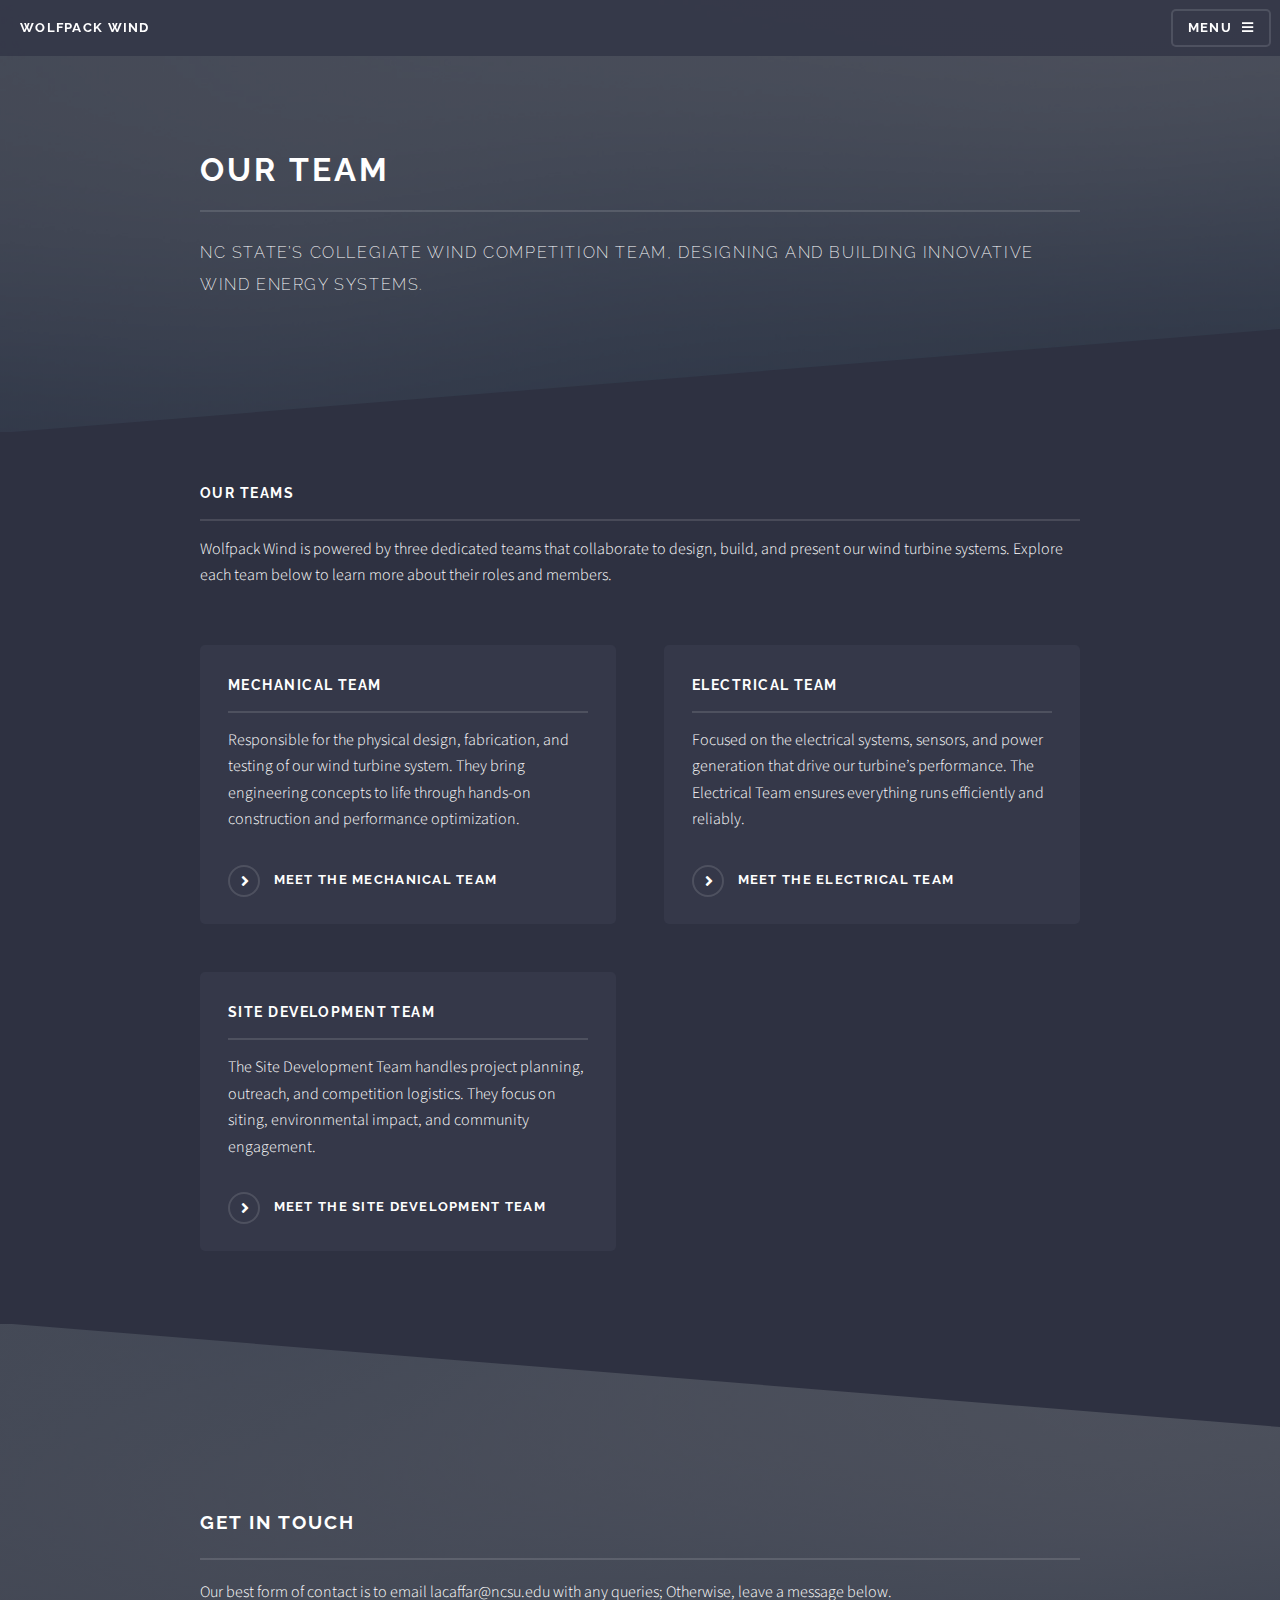
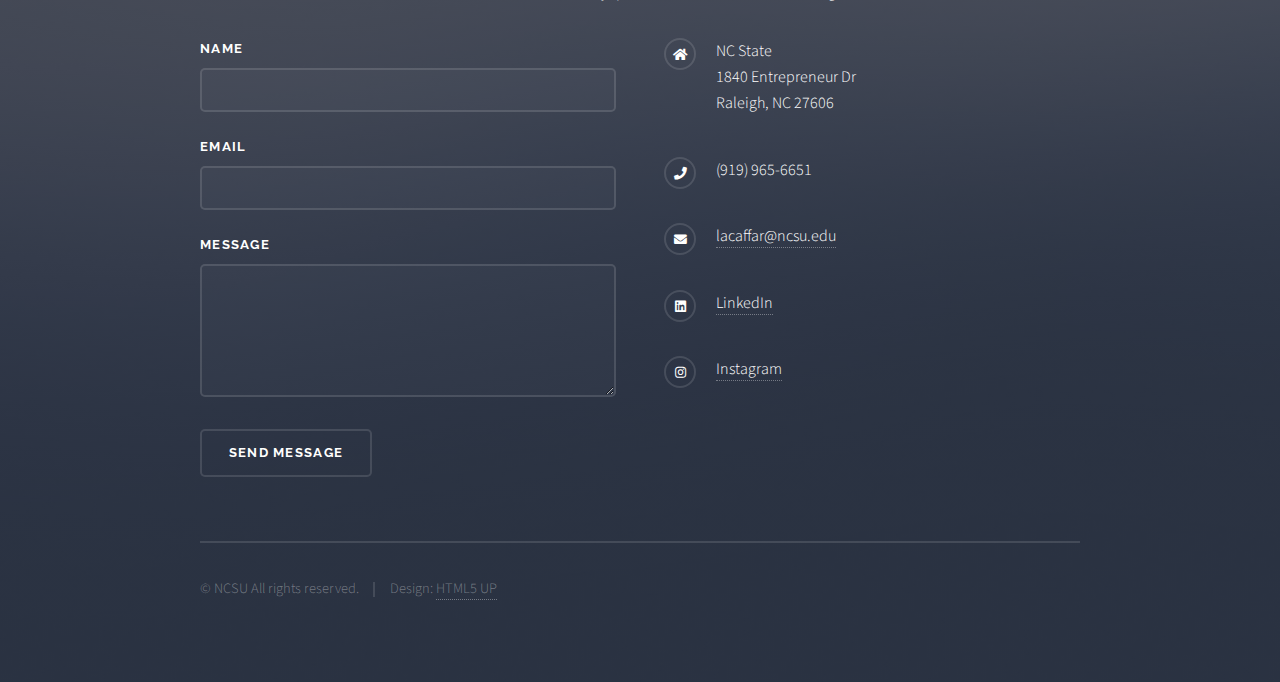
<file: ourteam.html>
<!DOCTYPE HTML>
<!--
	Solid State by HTML5 UP
	html5up.net | @ajlkn
	Free for personal and commercial use under the CCA 3.0 license (html5up.net/license)
-->
<html>
<head>

  <!-- Google tag (gtag.js) -->
  <script async src="https://www.googletagmanager.com/gtag/js?id=G-ZNSWSX4XGP"></script>
  <script>
    window.dataLayer = window.dataLayer || [];
    function gtag(){dataLayer.push(arguments);}
    gtag('js', new Date());

    gtag('config', 'G-ZNSWSX4XGP');
  </script>


  <title>Wolfpack Wind</title>
  <meta charset="utf-8" />
  <meta name="viewport" content="width=device-width, initial-scale=1, user-scalable=no" />
  <link rel="stylesheet" href="assets/css/main.css" />
  <noscript><link rel="stylesheet" href="assets/css/noscript.css" /></noscript>
</head>
<body class="is-preload">

<!-- Page Wrapper -->
<div id="page-wrapper">

  <!-- Header -->
  <header id="header">
    <h1><a href="index.html">WolfPack Wind</a></h1>
    <nav>
      <a href="#menu">Menu</a>
    </nav>
  </header>

  <!-- Menu -->
  <nav id="menu">
    <div class="inner">
      <h2>Menu</h2>
      <ul class="links">
        <li><a href="index.html">Home</a></li>
        <li><a href="aboutus.html">About Us</a></li>
        <li><a href="ourteam.html">Our Team</a></li>
        <li><a href="competition.html">Competition</a></li>
        <li><a href="signup.html">Join Us</a></li>
        <li><a href="signup.html">Support Us</a></li>
      </ul>
      <a href="#" class="close">Close</a>
    </div>
  </nav>

  <!-- Wrapper -->
  <section id="wrapper">
    <header>
      <div class="inner">
        <h2>Our Team</h2>
        <p>NC State’s Collegiate Wind Competition team, designing and building innovative wind energy systems.</p>
      </div>
    </header>

    <!-- Content -->
    <div class="wrapper">
      <div class="inner">

        <h3 class="major">Our Teams</h3>
        <p>Wolfpack Wind is powered by three dedicated teams that collaborate to design, build, and present our wind turbine systems. Explore each team below to learn more about their roles and members.</p>

        <section class="features">
          <article>
            <a href="mechanical.html" class="image">
            </a>
            <h3 class="major">Mechanical Team</h3>
            <p>
              Responsible for the physical design, fabrication, and testing of our wind turbine system.
              They bring engineering concepts to life through hands-on construction and performance optimization.
            </p>
            <a href="mechanical.html" class="special">Meet the Mechanical Team</a>
          </article>

          <article>
            <a href="electrical.html" class="image">
            </a>
            <h3 class="major">Electrical Team</h3>
            <p>
              Focused on the electrical systems, sensors, and power generation that drive our turbine’s performance.
              The Electrical Team ensures everything runs efficiently and reliably.
            </p>
            <a href="electrical.html" class="special">Meet the Electrical Team</a>
          </article>

          <article>
            <a href="site.html" class="image">
            </a>
            <h3 class="major">Site Development Team</h3>
            <p>
              The Site Development Team handles project planning, outreach, and competition logistics.
              They focus on siting, environmental impact, and community engagement.
            </p>
            <a href="site.html" class="special">Meet the Site Development Team</a>
          </article>
        </section>

      </div>
    </div>

  </section>


  <!-- Footer -->
  <section id="footer">
    <div class="inner">
      <h2 class="major">Get in touch</h2>
      <p>Our best form of contact is to email lacaffar@ncsu.edu with any queries; Otherwise, leave a message below.</p>
      <form method="post" action="#">
        <div class="fields">
          <div class="field">
            <label for="name">Name</label>
            <input type="text" name="name" id="name" />
          </div>
          <div class="field">
            <label for="email">Email</label>
            <input type="email" name="email" id="email" />
          </div>
          <div class="field">
            <label for="message">Message</label>
            <textarea name="message" id="message" rows="4"></textarea>
          </div>
        </div>
        <ul class="actions">
          <li><input type="submit" value="Send Message" /></li>
        </ul>
      </form>
      <ul class="contact">
        <li class="icon solid fa-home">
          NC State<br />
          1840 Entrepreneur Dr<br />
          Raleigh, NC 27606
        </li>
        <li class="icon solid fa-phone">(919) 965-6651</li>
        <li class="icon solid fa-envelope"><a href="#">lacaffar@ncsu.edu</a></li>
        <li class="icon brands fa-linkedin"><a href="https://www.linkedin.com/company/wolfpack-wind/?lipi=urn%3Ali%3Apage%3Ad_flagship3_search_srp_all%3BJwILsP7JTsyJqGYfwrEJFQ%3D%3D">LinkedIn</a></li>
        <li class="icon brands fa-instagram"><a href="https://www.instagram.com/ncstatewind?igsh=MWd0MWNrYmFsdmdxZA==">Instagram</a></li>
        <!-- There are MANY more images available, found in AwesomeFonts-->
      </ul>
      <ul class="copyright">
        <li>&copy; NCSU All rights reserved.</li><li>Design: <a href="http://html5up.net">HTML5 UP</a></li>
      </ul>
    </div>
  </section>

</div>

<!-- Scripts -->
<script src="assets/js/jquery.min.js"></script>
<script src="assets/js/jquery.scrollex.min.js"></script>
<script src="assets/js/browser.min.js"></script>
<script src="assets/js/breakpoints.min.js"></script>
<script src="assets/js/util.js"></script>
<script src="assets/js/main.js"></script>

</body>
</html>
</file>
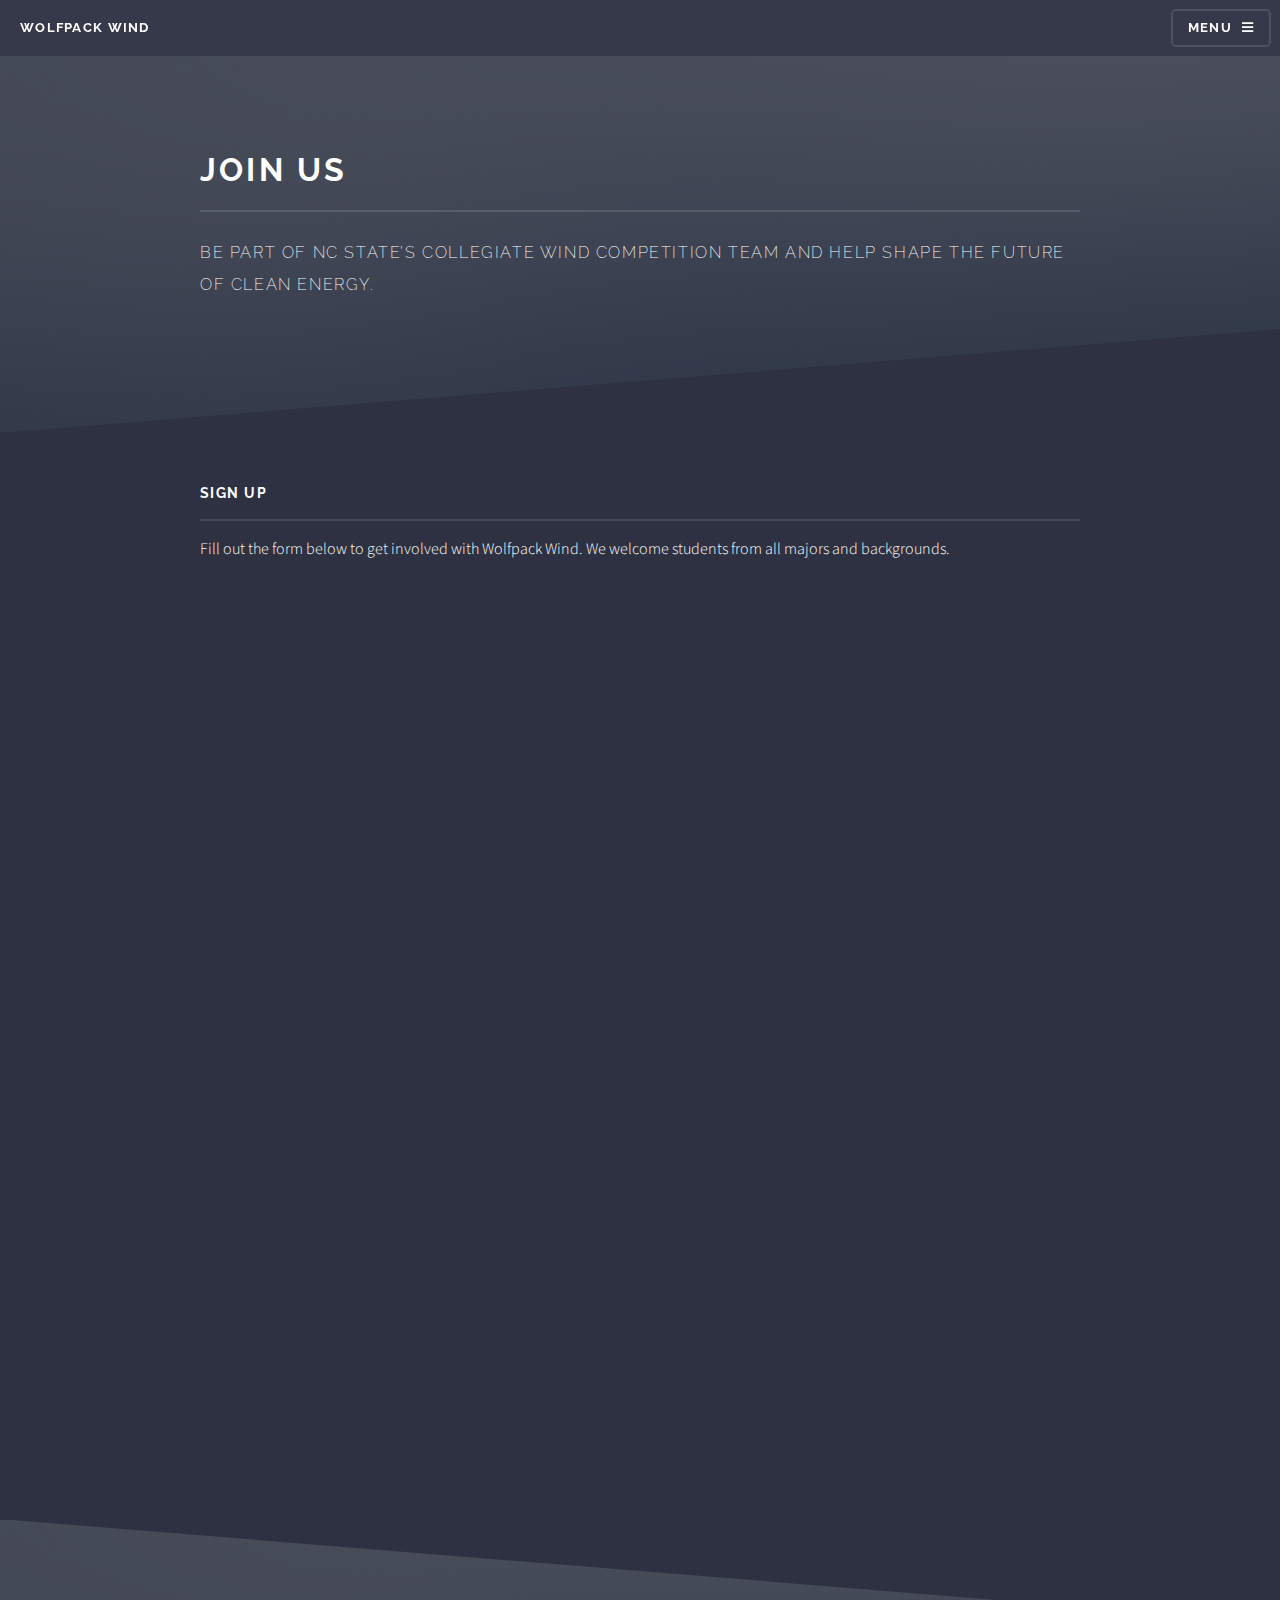
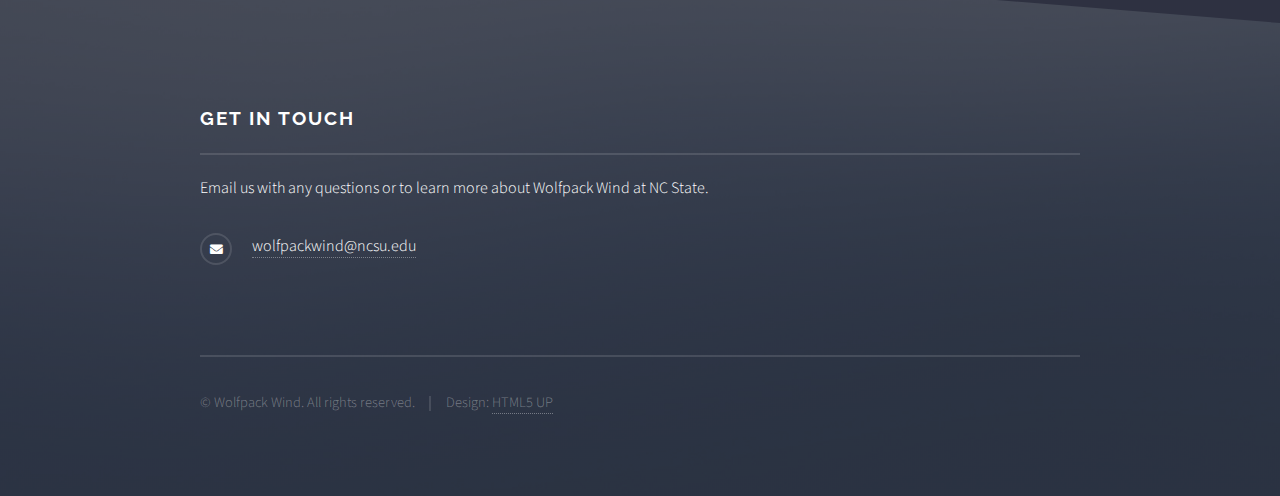
<file: signup.html>
<!DOCTYPE HTML>
<html>
	<head>

		<!-- Google tag (gtag.js) -->
<script async src="https://www.googletagmanager.com/gtag/js?id=G-ZNSWSX4XGP"></script>
<script>
  window.dataLayer = window.dataLayer || [];
  function gtag(){dataLayer.push(arguments);}
  gtag('js', new Date());

  gtag('config', 'G-ZNSWSX4XGP');
</script>
		
		<title>Wolfpack Wind - Sign Up</title>
		<meta charset="utf-8" />
		<meta name="viewport" content="width=device-width, initial-scale=1, user-scalable=no" />
		<link rel="stylesheet" href="assets/css/main.css" />
		<noscript><link rel="stylesheet" href="assets/css/noscript.css" /></noscript>
	</head>
	<body class="is-preload">

		<!-- Page Wrapper -->
		<div id="page-wrapper">

			<!-- Header -->
			<header id="header">
				<h1><a href="index.html">Wolfpack Wind</a></h1>
				<nav>
					<a href="#menu">Menu</a>
				</nav>
			</header>

			<!-- Menu -->
			<nav id="menu">
				<div class="inner">
					<h2>Menu</h2>
					<ul class="links">
						<li><a href="index.html">Home</a></li>
								<li><a href="aboutus.html">About Us</a></li>
								<li><a href="ourteam.html">Our Team</a></li>
								<li><a href="competition.html">Competition</a></li>
								<li><a href="signup.html">Join Us</a></li>
								<li><a href="signup.html">Support Us</a></li>
					</ul>
					<a href="#" class="close">Close</a>
				</div>
			</nav>

			<!-- Wrapper -->
			<section id="wrapper">
				<header>
					<div class="inner">
						<h2>Join Us</h2>
						<p>Be part of NC State’s Collegiate Wind Competition team and help shape the future of clean energy.</p>
					</div>
				</header>

				<!-- Content -->
				<div class="wrapper">
					<div class="inner">

						<h3 class="major">Sign Up</h3>
						<p>Fill out the form below to get involved with Wolfpack Wind. We welcome students from all majors and backgrounds.</p>

						<!-- Google Form Embed -->
						<iframe src="https://forms.gle/nWHJaJU2XDMf77av9" 
							width="100%" height="900" frameborder="0" marginheight="0" marginwidth="0">
							Loading…
						</iframe>

					</div>
				</div>
			</section>

			<!-- Footer -->
			<section id="footer">
				<div class="inner">
					<h2 class="major">Get in touch</h2>
					<p>Email us with any questions or to learn more about Wolfpack Wind at NC State.</p>
					<ul class="contact">
						<li class="icon solid fa-envelope"><a href="mailto:wolfpackwind@ncsu.edu">wolfpackwind@ncsu.edu</a></li>
					</ul>
					<ul class="copyright">
						<li>&copy; Wolfpack Wind. All rights reserved.</li><li>Design: <a href="http://html5up.net">HTML5 UP</a></li>
					</ul>
				</div>
			</section>

		</div>

		<!-- Scripts -->
		<script src="assets/js/jquery.min.js"></script>
		<script src="assets/js/jquery.scrollex.min.js"></script>
		<script src="assets/js/browser.min.js"></script>
		<script src="assets/js/breakpoints.min.js"></script>
		<script src="assets/js/util.js"></script>
		<script src="assets/js/main.js"></script>

	</body>
</html>
</file>
<file: assets/css/noscript.css>
/*
	Solid State by HTML5 UP
	html5up.net | @ajlkn
	Free for personal and commercial use under the CCA 3.0 license (html5up.net/license)
*/

/* Banner */

	body.is-preload #banner .logo {
		-moz-transform: none;
		-webkit-transform: none;
		-ms-transform: none;
		transform: none;
		opacity: 1;
	}

	body.is-preload #banner h2 {
		opacity: 1;
		-moz-transform: none;
		-webkit-transform: none;
		-ms-transform: none;
		transform: none;
		-moz-filter: none;
		-webkit-filter: none;
		-ms-filter: none;
		filter: none;
	}

	body.is-preload #banner p {
		opacity: 01;
		-moz-transform: none;
		-webkit-transform: none;
		-ms-transform: none;
		transform: none;
		-moz-filter: none;
		-webkit-filter: none;
		-ms-filter: none;
		filter: none;
	}
</file>
<file: assets/css/main.css>
@import url(fontawesome-all.min.css);
@import url("https://fonts.googleapis.com/css?family=Raleway:200,700|Source+Sans+Pro:300,600,300italic,600italic");

/*
	Solid State by HTML5 UP
	html5up.net | @ajlkn
	Free for personal and commercial use under the CCA 3.0 license (html5up.net/license)
*/

html, body, div, span, applet, object,
iframe, h1, h2, h3, h4, h5, h6, p, blockquote,
pre, a, abbr, acronym, address, big, cite,
code, del, dfn, em, img, ins, kbd, q, s, samp,
small, strike, strong, sub, sup, tt, var, b,
u, i, center, dl, dt, dd, ol, ul, li, fieldset,
form, label, legend, table, caption, tbody,
tfoot, thead, tr, th, td, article, aside,
canvas, details, embed, figure, figcaption,
footer, header, hgroup, menu, nav, output, ruby,
section, summary, time, mark, audio, video {
	margin: 0;
	padding: 0;
	border: 0;
	font-size: 100%;
	font: inherit;
	vertical-align: baseline;}

article, aside, details, figcaption, figure,
footer, header, hgroup, menu, nav, section {
	display: block;}

body {
	line-height: 1;
}

ol, ul {
	list-style: none;
}

blockquote, q {
	quotes: none;
}

	blockquote:before, blockquote:after, q:before, q:after {
		content: '';
		content: none;
	}

table {
	border-collapse: collapse;
	border-spacing: 0;
}

body {
	-webkit-text-size-adjust: none;
}

mark {
	background-color: transparent;
	color: inherit;
}

input::-moz-focus-inner {
	border: 0;
	padding: 0;
}

input, select, textarea {
	-moz-appearance: none;
	-webkit-appearance: none;
	-ms-appearance: none;
	appearance: none;
}

/* Basic */

	@-ms-viewport {
		width: device-width;
	}

	body {
		-ms-overflow-style: scrollbar;
	}

	@media screen and (max-width: 480px) {

		html, body {
			min-width: 320px;
		}

	}

	html {
		box-sizing: border-box;
	}

	*, *:before, *:after {
		box-sizing: inherit;
	}

	body {
		background-color: #2e3141;
		background-image: linear-gradient(to top, rgba(46, 49, 65, 0.8), rgba(46, 49, 65, 0.8)), url("../../images/bg.jpg");
		background-size: auto, cover;
		background-attachment: fixed, fixed;
		background-position: center, center;
	}

		body.is-preload *, body.is-preload *:before, body.is-preload *:after {
			-moz-animation: none !important;
			-webkit-animation: none !important;
			-ms-animation: none !important;
			animation: none !important;
			-moz-transition: none !important;
			-webkit-transition: none !important;
			-ms-transition: none !important;
			transition: none !important;
		}

/* Type */

	body, input, select, textarea {
		color: #ffffff;
		font-family: "Source Sans Pro", Helvetica, sans-serif;
		font-size: 16.5pt;
		font-weight: 300;
		line-height: 1.65;
	}

		@media screen and (max-width: 1680px) {

			body, input, select, textarea {
				font-size: 13pt;
			}

		}

		@media screen and (max-width: 1280px) {

			body, input, select, textarea {
				font-size: 12pt;
			}

		}

		@media screen and (max-width: 980px) {

			body, input, select, textarea {
				font-size: 12pt;
			}

		}

		@media screen and (max-width: 736px) {

			body, input, select, textarea {
				font-size: 12pt;
			}

		}

		@media screen and (max-width: 480px) {

			body, input, select, textarea {
				font-size: 12pt;
			}

		}

	a {
		-moz-transition: color 0.2s ease-in-out, border-bottom-color 0.2s ease-in-out;
		-webkit-transition: color 0.2s ease-in-out, border-bottom-color 0.2s ease-in-out;
		-ms-transition: color 0.2s ease-in-out, border-bottom-color 0.2s ease-in-out;
		transition: color 0.2s ease-in-out, border-bottom-color 0.2s ease-in-out;
		border-bottom: dotted 1px rgba(255, 255, 255, 0.35);
		color: #ffffff;
		text-decoration: none;
	}

		a:hover {
			border-bottom-color: transparent;
			color: #ffffff !important;
		}

		a.special:not(.button) {
			text-decoration: none;
			border-bottom: 0;
			display: block;
			font-family: Raleway, Helvetica, sans-serif;
			font-size: 0.8em;
			font-weight: 700;
			letter-spacing: 0.1em;
			margin: 0 0 2em 0;
			text-transform: uppercase;
		}

			a.special:not(.button):before {
				-moz-osx-font-smoothing: grayscale;
				-webkit-font-smoothing: antialiased;
				display: inline-block;
				font-style: normal;
				font-variant: normal;
				text-rendering: auto;
				line-height: 1;
				text-transform: none !important;
				font-family: 'Font Awesome 5 Free';
				font-weight: 900;
			}

			a.special:not(.button):before {
				-moz-transition: background-color 0.2s ease-in-out;
				-webkit-transition: background-color 0.2s ease-in-out;
				-ms-transition: background-color 0.2s ease-in-out;
				transition: background-color 0.2s ease-in-out;
				border-radius: 100%;
				border: solid 2px rgba(255, 255, 255, 0.125);
				content: '\f105';
				display: inline-block;
				font-size: 1.25em;
				height: 2em;
				line-height: 1.75em;
				margin-right: 0.85em;
				text-align: center;
				text-indent: 0.15em;
				vertical-align: middle;
				width: 2em;
			}

			a.special:not(.button):hover:before {
				background-color: rgba(255, 255, 255, 0.025);
			}

			a.special:not(.button):active:before {
				background-color: rgba(255, 255, 255, 0.075);
			}

	strong, b {
		color: #ffffff;
		font-weight: 600;
	}

	em, i {
		font-style: italic;
	}

	p {
		margin: 0 0 2em 0;
	}

	h1, h2, h3, h4, h5, h6 {
		color: #ffffff;
		font-family: Raleway, Helvetica, sans-serif;
		font-weight: 700;
		letter-spacing: 0.1em;
		margin: 0 0 1em 0;
		text-transform: uppercase;
	}

		h1 a, h2 a, h3 a, h4 a, h5 a, h6 a {
			color: inherit;
			text-decoration: none;
			border-bottom: 0;
		}

		h1 span, h2 span, h3 span, h4 span, h5 span, h6 span {
			font-weight: 200;
		}

		h1.major, h2.major, h3.major, h4.major, h5.major, h6.major {
			padding-bottom: 1em;
			border-bottom: solid 2px rgba(255, 255, 255, 0.125);
		}

	h2 {
		font-size: 1.2em;
	}

	h3 {
		font-size: 0.9em;
	}

	h4 {
		font-size: 0.7em;
	}

	h5 {
		font-size: 0.7em;
	}

	h6 {
		font-size: 0.7em;
	}

	@media screen and (max-width: 736px) {

		h2 {
			font-size: 1em;
		}

		h3 {
			font-size: 0.8em;
		}

	}

	sub {
		font-size: 0.8em;
		position: relative;
		top: 0.5em;
	}

	sup {
		font-size: 0.8em;
		position: relative;
		top: -0.5em;
	}

	blockquote {
		border-left: solid 4px rgba(255, 255, 255, 0.125);
		font-style: italic;
		margin: 0 0 2em 0;
		padding: 0.5em 0 0.5em 2em;
	}

	code {
		background: rgba(255, 255, 255, 0.025);
		border-radius: 5px;
		border: solid 2px rgba(255, 255, 255, 0.125);
		font-family: "Courier New", monospace;
		font-size: 0.9em;
		margin: 0 0.25em;
		padding: 0.25em 0.65em;
	}

	pre {
		-webkit-overflow-scrolling: touch;
		font-family: "Courier New", monospace;
		font-size: 0.9em;
		margin: 0 0 2em 0;
	}

		pre code {
			display: block;
			line-height: 1.75em;
			padding: 1em 1.5em;
			overflow-x: auto;
		}

	hr {
		border: 0;
		border-bottom: solid 2px rgba(255, 255, 255, 0.125);
		margin: 2.5em 0;
	}

		hr.major {
			margin: 4em 0;
		}

	.align-left {
		text-align: left;
	}

	.align-center {
		text-align: center;
	}

	.align-right {
		text-align: right;
	}

/* Row */

	.row {
		display: flex;
		flex-wrap: wrap;
		box-sizing: border-box;
		align-items: stretch;
	}

		.row > * {
			box-sizing: border-box;
		}

		.row.gtr-uniform > * > :last-child {
			margin-bottom: 0;
		}

		.row.aln-left {
			justify-content: flex-start;
		}

		.row.aln-center {
			justify-content: center;
		}

		.row.aln-right {
			justify-content: flex-end;
		}

		.row.aln-top {
			align-items: flex-start;
		}

		.row.aln-middle {
			align-items: center;
		}

		.row.aln-bottom {
			align-items: flex-end;
		}

		.row > .imp {
			order: -1;
		}

		.row > .col-1 {
			width: 8.33333%;
		}

		.row > .off-1 {
			margin-left: 8.33333%;
		}

		.row > .col-2 {
			width: 16.66667%;
		}

		.row > .off-2 {
			margin-left: 16.66667%;
		}

		.row > .col-3 {
			width: 25%;
		}

		.row > .off-3 {
			margin-left: 25%;
		}

		.row > .col-4 {
			width: 33.33333%;
		}

		.row > .off-4 {
			margin-left: 33.33333%;
		}

		.row > .col-5 {
			width: 41.66667%;
		}

		.row > .off-5 {
			margin-left: 41.66667%;
		}

		.row > .col-6 {
			width: 50%;
		}

		.row > .off-6 {
			margin-left: 50%;
		}

		.row > .col-7 {
			width: 58.33333%;
		}

		.row > .off-7 {
			margin-left: 58.33333%;
		}

		.row > .col-8 {
			width: 66.66667%;
		}

		.row > .off-8 {
			margin-left: 66.66667%;
		}

		.row > .col-9 {
			width: 75%;
		}

		.row > .off-9 {
			margin-left: 75%;
		}

		.row > .col-10 {
			width: 83.33333%;
		}

		.row > .off-10 {
			margin-left: 83.33333%;
		}

		.row > .col-11 {
			width: 91.66667%;
		}

		.row > .off-11 {
			margin-left: 91.66667%;
		}

		.row > .col-12 {
			width: 100%;
		}

		.row > .off-12 {
			margin-left: 100%;
		}

		.row.gtr-0 {
			margin-top: 0;
			margin-left: 0em;
		}

			.row.gtr-0 > * {
				padding: 0 0 0 0em;
			}

			.row.gtr-0.gtr-uniform {
				margin-top: 0em;
			}

				.row.gtr-0.gtr-uniform > * {
					padding-top: 0em;
				}

		.row.gtr-25 {
			margin-top: 0;
			margin-left: -0.4375em;
		}

			.row.gtr-25 > * {
				padding: 0 0 0 0.4375em;
			}

			.row.gtr-25.gtr-uniform {
				margin-top: -0.4375em;
			}

				.row.gtr-25.gtr-uniform > * {
					padding-top: 0.4375em;
				}

		.row.gtr-50 {
			margin-top: 0;
			margin-left: -0.875em;
		}

			.row.gtr-50 > * {
				padding: 0 0 0 0.875em;
			}

			.row.gtr-50.gtr-uniform {
				margin-top: -0.875em;
			}

				.row.gtr-50.gtr-uniform > * {
					padding-top: 0.875em;
				}

		.row {
			margin-top: 0;
			margin-left: -1.75em;
		}

			.row > * {
				padding: 0 0 0 1.75em;
			}

			.row.gtr-uniform {
				margin-top: -1.75em;
			}

				.row.gtr-uniform > * {
					padding-top: 1.75em;
				}

		.row.gtr-150 {
			margin-top: 0;
			margin-left: -2.625em;
		}

			.row.gtr-150 > * {
				padding: 0 0 0 2.625em;
			}

			.row.gtr-150.gtr-uniform {
				margin-top: -2.625em;
			}

				.row.gtr-150.gtr-uniform > * {
					padding-top: 2.625em;
				}

		.row.gtr-200 {
			margin-top: 0;
			margin-left: -3.5em;
		}

			.row.gtr-200 > * {
				padding: 0 0 0 3.5em;
			}

			.row.gtr-200.gtr-uniform {
				margin-top: -3.5em;
			}

				.row.gtr-200.gtr-uniform > * {
					padding-top: 3.5em;
				}

		@media screen and (max-width: 1680px) {

			.row {
				display: flex;
				flex-wrap: wrap;
				box-sizing: border-box;
				align-items: stretch;
			}

				.row > * {
					box-sizing: border-box;
				}

				.row.gtr-uniform > * > :last-child {
					margin-bottom: 0;
				}

				.row.aln-left {
					justify-content: flex-start;
				}

				.row.aln-center {
					justify-content: center;
				}

				.row.aln-right {
					justify-content: flex-end;
				}

				.row.aln-top {
					align-items: flex-start;
				}

				.row.aln-middle {
					align-items: center;
				}

				.row.aln-bottom {
					align-items: flex-end;
				}

				.row > .imp-xlarge {
					order: -1;
				}

				.row > .col-1-xlarge {
					width: 8.33333%;
				}

				.row > .off-1-xlarge {
					margin-left: 8.33333%;
				}

				.row > .col-2-xlarge {
					width: 16.66667%;
				}

				.row > .off-2-xlarge {
					margin-left: 16.66667%;
				}

				.row > .col-3-xlarge {
					width: 25%;
				}

				.row > .off-3-xlarge {
					margin-left: 25%;
				}

				.row > .col-4-xlarge {
					width: 33.33333%;
				}

				.row > .off-4-xlarge {
					margin-left: 33.33333%;
				}

				.row > .col-5-xlarge {
					width: 41.66667%;
				}

				.row > .off-5-xlarge {
					margin-left: 41.66667%;
				}

				.row > .col-6-xlarge {
					width: 50%;
				}

				.row > .off-6-xlarge {
					margin-left: 50%;
				}

				.row > .col-7-xlarge {
					width: 58.33333%;
				}

				.row > .off-7-xlarge {
					margin-left: 58.33333%;
				}

				.row > .col-8-xlarge {
					width: 66.66667%;
				}

				.row > .off-8-xlarge {
					margin-left: 66.66667%;
				}

				.row > .col-9-xlarge {
					width: 75%;
				}

				.row > .off-9-xlarge {
					margin-left: 75%;
				}

				.row > .col-10-xlarge {
					width: 83.33333%;
				}

				.row > .off-10-xlarge {
					margin-left: 83.33333%;
				}

				.row > .col-11-xlarge {
					width: 91.66667%;
				}

				.row > .off-11-xlarge {
					margin-left: 91.66667%;
				}

				.row > .col-12-xlarge {
					width: 100%;
				}

				.row > .off-12-xlarge {
					margin-left: 100%;
				}

				.row.gtr-0 {
					margin-top: 0;
					margin-left: 0em;
				}

					.row.gtr-0 > * {
						padding: 0 0 0 0em;
					}

					.row.gtr-0.gtr-uniform {
						margin-top: 0em;
					}

						.row.gtr-0.gtr-uniform > * {
							padding-top: 0em;
						}

				.row.gtr-25 {
					margin-top: 0;
					margin-left: -0.4375em;
				}

					.row.gtr-25 > * {
						padding: 0 0 0 0.4375em;
					}

					.row.gtr-25.gtr-uniform {
						margin-top: -0.4375em;
					}

						.row.gtr-25.gtr-uniform > * {
							padding-top: 0.4375em;
						}

				.row.gtr-50 {
					margin-top: 0;
					margin-left: -0.875em;
				}

					.row.gtr-50 > * {
						padding: 0 0 0 0.875em;
					}

					.row.gtr-50.gtr-uniform {
						margin-top: -0.875em;
					}

						.row.gtr-50.gtr-uniform > * {
							padding-top: 0.875em;
						}

				.row {
					margin-top: 0;
					margin-left: -1.75em;
				}

					.row > * {
						padding: 0 0 0 1.75em;
					}

					.row.gtr-uniform {
						margin-top: -1.75em;
					}

						.row.gtr-uniform > * {
							padding-top: 1.75em;
						}

				.row.gtr-150 {
					margin-top: 0;
					margin-left: -2.625em;
				}

					.row.gtr-150 > * {
						padding: 0 0 0 2.625em;
					}

					.row.gtr-150.gtr-uniform {
						margin-top: -2.625em;
					}

						.row.gtr-150.gtr-uniform > * {
							padding-top: 2.625em;
						}

				.row.gtr-200 {
					margin-top: 0;
					margin-left: -3.5em;
				}

					.row.gtr-200 > * {
						padding: 0 0 0 3.5em;
					}

					.row.gtr-200.gtr-uniform {
						margin-top: -3.5em;
					}

						.row.gtr-200.gtr-uniform > * {
							padding-top: 3.5em;
						}

		}

		@media screen and (max-width: 1280px) {

			.row {
				display: flex;
				flex-wrap: wrap;
				box-sizing: border-box;
				align-items: stretch;
			}

				.row > * {
					box-sizing: border-box;
				}

				.row.gtr-uniform > * > :last-child {
					margin-bottom: 0;
				}

				.row.aln-left {
					justify-content: flex-start;
				}

				.row.aln-center {
					justify-content: center;
				}

				.row.aln-right {
					justify-content: flex-end;
				}

				.row.aln-top {
					align-items: flex-start;
				}

				.row.aln-middle {
					align-items: center;
				}

				.row.aln-bottom {
					align-items: flex-end;
				}

				.row > .imp-large {
					order: -1;
				}

				.row > .col-1-large {
					width: 8.33333%;
				}

				.row > .off-1-large {
					margin-left: 8.33333%;
				}

				.row > .col-2-large {
					width: 16.66667%;
				}

				.row > .off-2-large {
					margin-left: 16.66667%;
				}

				.row > .col-3-large {
					width: 25%;
				}

				.row > .off-3-large {
					margin-left: 25%;
				}

				.row > .col-4-large {
					width: 33.33333%;
				}

				.row > .off-4-large {
					margin-left: 33.33333%;
				}

				.row > .col-5-large {
					width: 41.66667%;
				}

				.row > .off-5-large {
					margin-left: 41.66667%;
				}

				.row > .col-6-large {
					width: 50%;
				}

				.row > .off-6-large {
					margin-left: 50%;
				}

				.row > .col-7-large {
					width: 58.33333%;
				}

				.row > .off-7-large {
					margin-left: 58.33333%;
				}

				.row > .col-8-large {
					width: 66.66667%;
				}

				.row > .off-8-large {
					margin-left: 66.66667%;
				}

				.row > .col-9-large {
					width: 75%;
				}

				.row > .off-9-large {
					margin-left: 75%;
				}

				.row > .col-10-large {
					width: 83.33333%;
				}

				.row > .off-10-large {
					margin-left: 83.33333%;
				}

				.row > .col-11-large {
					width: 91.66667%;
				}

				.row > .off-11-large {
					margin-left: 91.66667%;
				}

				.row > .col-12-large {
					width: 100%;
				}

				.row > .off-12-large {
					margin-left: 100%;
				}

				.row.gtr-0 {
					margin-top: 0;
					margin-left: 0em;
				}

					.row.gtr-0 > * {
						padding: 0 0 0 0em;
					}

					.row.gtr-0.gtr-uniform {
						margin-top: 0em;
					}

						.row.gtr-0.gtr-uniform > * {
							padding-top: 0em;
						}

				.row.gtr-25 {
					margin-top: 0;
					margin-left: -0.4375em;
				}

					.row.gtr-25 > * {
						padding: 0 0 0 0.4375em;
					}

					.row.gtr-25.gtr-uniform {
						margin-top: -0.4375em;
					}

						.row.gtr-25.gtr-uniform > * {
							padding-top: 0.4375em;
						}

				.row.gtr-50 {
					margin-top: 0;
					margin-left: -0.875em;
				}

					.row.gtr-50 > * {
						padding: 0 0 0 0.875em;
					}

					.row.gtr-50.gtr-uniform {
						margin-top: -0.875em;
					}

						.row.gtr-50.gtr-uniform > * {
							padding-top: 0.875em;
						}

				.row {
					margin-top: 0;
					margin-left: -1.75em;
				}

					.row > * {
						padding: 0 0 0 1.75em;
					}

					.row.gtr-uniform {
						margin-top: -1.75em;
					}

						.row.gtr-uniform > * {
							padding-top: 1.75em;
						}

				.row.gtr-150 {
					margin-top: 0;
					margin-left: -2.625em;
				}

					.row.gtr-150 > * {
						padding: 0 0 0 2.625em;
					}

					.row.gtr-150.gtr-uniform {
						margin-top: -2.625em;
					}

						.row.gtr-150.gtr-uniform > * {
							padding-top: 2.625em;
						}

				.row.gtr-200 {
					margin-top: 0;
					margin-left: -3.5em;
				}

					.row.gtr-200 > * {
						padding: 0 0 0 3.5em;
					}

					.row.gtr-200.gtr-uniform {
						margin-top: -3.5em;
					}

						.row.gtr-200.gtr-uniform > * {
							padding-top: 3.5em;
						}

		}

		@media screen and (max-width: 980px) {

			.row {
				display: flex;
				flex-wrap: wrap;
				box-sizing: border-box;
				align-items: stretch;
			}

				.row > * {
					box-sizing: border-box;
				}

				.row.gtr-uniform > * > :last-child {
					margin-bottom: 0;
				}

				.row.aln-left {
					justify-content: flex-start;
				}

				.row.aln-center {
					justify-content: center;
				}

				.row.aln-right {
					justify-content: flex-end;
				}

				.row.aln-top {
					align-items: flex-start;
				}

				.row.aln-middle {
					align-items: center;
				}

				.row.aln-bottom {
					align-items: flex-end;
				}

				.row > .imp-medium {
					order: -1;
				}

				.row > .col-1-medium {
					width: 8.33333%;
				}

				.row > .off-1-medium {
					margin-left: 8.33333%;
				}

				.row > .col-2-medium {
					width: 16.66667%;
				}

				.row > .off-2-medium {
					margin-left: 16.66667%;
				}

				.row > .col-3-medium {
					width: 25%;
				}

				.row > .off-3-medium {
					margin-left: 25%;
				}

				.row > .col-4-medium {
					width: 33.33333%;
				}

				.row > .off-4-medium {
					margin-left: 33.33333%;
				}

				.row > .col-5-medium {
					width: 41.66667%;
				}

				.row > .off-5-medium {
					margin-left: 41.66667%;
				}

				.row > .col-6-medium {
					width: 50%;
				}

				.row > .off-6-medium {
					margin-left: 50%;
				}

				.row > .col-7-medium {
					width: 58.33333%;
				}

				.row > .off-7-medium {
					margin-left: 58.33333%;
				}

				.row > .col-8-medium {
					width: 66.66667%;
				}

				.row > .off-8-medium {
					margin-left: 66.66667%;
				}

				.row > .col-9-medium {
					width: 75%;
				}

				.row > .off-9-medium {
					margin-left: 75%;
				}

				.row > .col-10-medium {
					width: 83.33333%;
				}

				.row > .off-10-medium {
					margin-left: 83.33333%;
				}

				.row > .col-11-medium {
					width: 91.66667%;
				}

				.row > .off-11-medium {
					margin-left: 91.66667%;
				}

				.row > .col-12-medium {
					width: 100%;
				}

				.row > .off-12-medium {
					margin-left: 100%;
				}

				.row.gtr-0 {
					margin-top: 0;
					margin-left: 0em;
				}

					.row.gtr-0 > * {
						padding: 0 0 0 0em;
					}

					.row.gtr-0.gtr-uniform {
						margin-top: 0em;
					}

						.row.gtr-0.gtr-uniform > * {
							padding-top: 0em;
						}

				.row.gtr-25 {
					margin-top: 0;
					margin-left: -0.4375em;
				}

					.row.gtr-25 > * {
						padding: 0 0 0 0.4375em;
					}

					.row.gtr-25.gtr-uniform {
						margin-top: -0.4375em;
					}

						.row.gtr-25.gtr-uniform > * {
							padding-top: 0.4375em;
						}

				.row.gtr-50 {
					margin-top: 0;
					margin-left: -0.875em;
				}

					.row.gtr-50 > * {
						padding: 0 0 0 0.875em;
					}

					.row.gtr-50.gtr-uniform {
						margin-top: -0.875em;
					}

						.row.gtr-50.gtr-uniform > * {
							padding-top: 0.875em;
						}

				.row {
					margin-top: 0;
					margin-left: -1.75em;
				}

					.row > * {
						padding: 0 0 0 1.75em;
					}

					.row.gtr-uniform {
						margin-top: -1.75em;
					}

						.row.gtr-uniform > * {
							padding-top: 1.75em;
						}

				.row.gtr-150 {
					margin-top: 0;
					margin-left: -2.625em;
				}

					.row.gtr-150 > * {
						padding: 0 0 0 2.625em;
					}

					.row.gtr-150.gtr-uniform {
						margin-top: -2.625em;
					}

						.row.gtr-150.gtr-uniform > * {
							padding-top: 2.625em;
						}

				.row.gtr-200 {
					margin-top: 0;
					margin-left: -3.5em;
				}

					.row.gtr-200 > * {
						padding: 0 0 0 3.5em;
					}

					.row.gtr-200.gtr-uniform {
						margin-top: -3.5em;
					}

						.row.gtr-200.gtr-uniform > * {
							padding-top: 3.5em;
						}

		}

		@media screen and (max-width: 736px) {

			.row {
				display: flex;
				flex-wrap: wrap;
				box-sizing: border-box;
				align-items: stretch;
			}

				.row > * {
					box-sizing: border-box;
				}

				.row.gtr-uniform > * > :last-child {
					margin-bottom: 0;
				}

				.row.aln-left {
					justify-content: flex-start;
				}

				.row.aln-center {
					justify-content: center;
				}

				.row.aln-right {
					justify-content: flex-end;
				}

				.row.aln-top {
					align-items: flex-start;
				}

				.row.aln-middle {
					align-items: center;
				}

				.row.aln-bottom {
					align-items: flex-end;
				}

				.row > .imp-small {
					order: -1;
				}

				.row > .col-1-small {
					width: 8.33333%;
				}

				.row > .off-1-small {
					margin-left: 8.33333%;
				}

				.row > .col-2-small {
					width: 16.66667%;
				}

				.row > .off-2-small {
					margin-left: 16.66667%;
				}

				.row > .col-3-small {
					width: 25%;
				}

				.row > .off-3-small {
					margin-left: 25%;
				}

				.row > .col-4-small {
					width: 33.33333%;
				}

				.row > .off-4-small {
					margin-left: 33.33333%;
				}

				.row > .col-5-small {
					width: 41.66667%;
				}

				.row > .off-5-small {
					margin-left: 41.66667%;
				}

				.row > .col-6-small {
					width: 50%;
				}

				.row > .off-6-small {
					margin-left: 50%;
				}

				.row > .col-7-small {
					width: 58.33333%;
				}

				.row > .off-7-small {
					margin-left: 58.33333%;
				}

				.row > .col-8-small {
					width: 66.66667%;
				}

				.row > .off-8-small {
					margin-left: 66.66667%;
				}

				.row > .col-9-small {
					width: 75%;
				}

				.row > .off-9-small {
					margin-left: 75%;
				}

				.row > .col-10-small {
					width: 83.33333%;
				}

				.row > .off-10-small {
					margin-left: 83.33333%;
				}

				.row > .col-11-small {
					width: 91.66667%;
				}

				.row > .off-11-small {
					margin-left: 91.66667%;
				}

				.row > .col-12-small {
					width: 100%;
				}

				.row > .off-12-small {
					margin-left: 100%;
				}

				.row.gtr-0 {
					margin-top: 0;
					margin-left: 0em;
				}

					.row.gtr-0 > * {
						padding: 0 0 0 0em;
					}

					.row.gtr-0.gtr-uniform {
						margin-top: 0em;
					}

						.row.gtr-0.gtr-uniform > * {
							padding-top: 0em;
						}

				.row.gtr-25 {
					margin-top: 0;
					margin-left: -0.3125em;
				}

					.row.gtr-25 > * {
						padding: 0 0 0 0.3125em;
					}

					.row.gtr-25.gtr-uniform {
						margin-top: -0.3125em;
					}

						.row.gtr-25.gtr-uniform > * {
							padding-top: 0.3125em;
						}

				.row.gtr-50 {
					margin-top: 0;
					margin-left: -0.625em;
				}

					.row.gtr-50 > * {
						padding: 0 0 0 0.625em;
					}

					.row.gtr-50.gtr-uniform {
						margin-top: -0.625em;
					}

						.row.gtr-50.gtr-uniform > * {
							padding-top: 0.625em;
						}

				.row {
					margin-top: 0;
					margin-left: -1.25em;
				}

					.row > * {
						padding: 0 0 0 1.25em;
					}

					.row.gtr-uniform {
						margin-top: -1.25em;
					}

						.row.gtr-uniform > * {
							padding-top: 1.25em;
						}

				.row.gtr-150 {
					margin-top: 0;
					margin-left: -1.875em;
				}

					.row.gtr-150 > * {
						padding: 0 0 0 1.875em;
					}

					.row.gtr-150.gtr-uniform {
						margin-top: -1.875em;
					}

						.row.gtr-150.gtr-uniform > * {
							padding-top: 1.875em;
						}

				.row.gtr-200 {
					margin-top: 0;
					margin-left: -2.5em;
				}

					.row.gtr-200 > * {
						padding: 0 0 0 2.5em;
					}

					.row.gtr-200.gtr-uniform {
						margin-top: -2.5em;
					}

						.row.gtr-200.gtr-uniform > * {
							padding-top: 2.5em;
						}

		}

		@media screen and (max-width: 480px) {

			.row {
				display: flex;
				flex-wrap: wrap;
				box-sizing: border-box;
				align-items: stretch;
			}

				.row > * {
					box-sizing: border-box;
				}

				.row.gtr-uniform > * > :last-child {
					margin-bottom: 0;
				}

				.row.aln-left {
					justify-content: flex-start;
				}

				.row.aln-center {
					justify-content: center;
				}

				.row.aln-right {
					justify-content: flex-end;
				}

				.row.aln-top {
					align-items: flex-start;
				}

				.row.aln-middle {
					align-items: center;
				}

				.row.aln-bottom {
					align-items: flex-end;
				}

				.row > .imp-xsmall {
					order: -1;
				}

				.row > .col-1-xsmall {
					width: 8.33333%;
				}

				.row > .off-1-xsmall {
					margin-left: 8.33333%;
				}

				.row > .col-2-xsmall {
					width: 16.66667%;
				}

				.row > .off-2-xsmall {
					margin-left: 16.66667%;
				}

				.row > .col-3-xsmall {
					width: 25%;
				}

				.row > .off-3-xsmall {
					margin-left: 25%;
				}

				.row > .col-4-xsmall {
					width: 33.33333%;
				}

				.row > .off-4-xsmall {
					margin-left: 33.33333%;
				}

				.row > .col-5-xsmall {
					width: 41.66667%;
				}

				.row > .off-5-xsmall {
					margin-left: 41.66667%;
				}

				.row > .col-6-xsmall {
					width: 50%;
				}

				.row > .off-6-xsmall {
					margin-left: 50%;
				}

				.row > .col-7-xsmall {
					width: 58.33333%;
				}

				.row > .off-7-xsmall {
					margin-left: 58.33333%;
				}

				.row > .col-8-xsmall {
					width: 66.66667%;
				}

				.row > .off-8-xsmall {
					margin-left: 66.66667%;
				}

				.row > .col-9-xsmall {
					width: 75%;
				}

				.row > .off-9-xsmall {
					margin-left: 75%;
				}

				.row > .col-10-xsmall {
					width: 83.33333%;
				}

				.row > .off-10-xsmall {
					margin-left: 83.33333%;
				}

				.row > .col-11-xsmall {
					width: 91.66667%;
				}

				.row > .off-11-xsmall {
					margin-left: 91.66667%;
				}

				.row > .col-12-xsmall {
					width: 100%;
				}

				.row > .off-12-xsmall {
					margin-left: 100%;
				}

				.row.gtr-0 {
					margin-top: 0;
					margin-left: 0em;
				}

					.row.gtr-0 > * {
						padding: 0 0 0 0em;
					}

					.row.gtr-0.gtr-uniform {
						margin-top: 0em;
					}

						.row.gtr-0.gtr-uniform > * {
							padding-top: 0em;
						}

				.row.gtr-25 {
					margin-top: 0;
					margin-left: -0.3125em;
				}

					.row.gtr-25 > * {
						padding: 0 0 0 0.3125em;
					}

					.row.gtr-25.gtr-uniform {
						margin-top: -0.3125em;
					}

						.row.gtr-25.gtr-uniform > * {
							padding-top: 0.3125em;
						}

				.row.gtr-50 {
					margin-top: 0;
					margin-left: -0.625em;
				}

					.row.gtr-50 > * {
						padding: 0 0 0 0.625em;
					}

					.row.gtr-50.gtr-uniform {
						margin-top: -0.625em;
					}

						.row.gtr-50.gtr-uniform > * {
							padding-top: 0.625em;
						}

				.row {
					margin-top: 0;
					margin-left: -1.25em;
				}

					.row > * {
						padding: 0 0 0 1.25em;
					}

					.row.gtr-uniform {
						margin-top: -1.25em;
					}

						.row.gtr-uniform > * {
							padding-top: 1.25em;
						}

				.row.gtr-150 {
					margin-top: 0;
					margin-left: -1.875em;
				}

					.row.gtr-150 > * {
						padding: 0 0 0 1.875em;
					}

					.row.gtr-150.gtr-uniform {
						margin-top: -1.875em;
					}

						.row.gtr-150.gtr-uniform > * {
							padding-top: 1.875em;
						}

				.row.gtr-200 {
					margin-top: 0;
					margin-left: -2.5em;
				}

					.row.gtr-200 > * {
						padding: 0 0 0 2.5em;
					}

					.row.gtr-200.gtr-uniform {
						margin-top: -2.5em;
					}

						.row.gtr-200.gtr-uniform > * {
							padding-top: 2.5em;
						}

		}

		@media screen and (max-width: 360px) {

			.row {
				display: flex;
				flex-wrap: wrap;
				box-sizing: border-box;
				align-items: stretch;
			}

				.row > * {
					box-sizing: border-box;
				}

				.row.gtr-uniform > * > :last-child {
					margin-bottom: 0;
				}

				.row.aln-left {
					justify-content: flex-start;
				}

				.row.aln-center {
					justify-content: center;
				}

				.row.aln-right {
					justify-content: flex-end;
				}

				.row.aln-top {
					align-items: flex-start;
				}

				.row.aln-middle {
					align-items: center;
				}

				.row.aln-bottom {
					align-items: flex-end;
				}

				.row > .imp-xxsmall {
					order: -1;
				}

				.row > .col-1-xxsmall {
					width: 8.33333%;
				}

				.row > .off-1-xxsmall {
					margin-left: 8.33333%;
				}

				.row > .col-2-xxsmall {
					width: 16.66667%;
				}

				.row > .off-2-xxsmall {
					margin-left: 16.66667%;
				}

				.row > .col-3-xxsmall {
					width: 25%;
				}

				.row > .off-3-xxsmall {
					margin-left: 25%;
				}

				.row > .col-4-xxsmall {
					width: 33.33333%;
				}

				.row > .off-4-xxsmall {
					margin-left: 33.33333%;
				}

				.row > .col-5-xxsmall {
					width: 41.66667%;
				}

				.row > .off-5-xxsmall {
					margin-left: 41.66667%;
				}

				.row > .col-6-xxsmall {
					width: 50%;
				}

				.row > .off-6-xxsmall {
					margin-left: 50%;
				}

				.row > .col-7-xxsmall {
					width: 58.33333%;
				}

				.row > .off-7-xxsmall {
					margin-left: 58.33333%;
				}

				.row > .col-8-xxsmall {
					width: 66.66667%;
				}

				.row > .off-8-xxsmall {
					margin-left: 66.66667%;
				}

				.row > .col-9-xxsmall {
					width: 75%;
				}

				.row > .off-9-xxsmall {
					margin-left: 75%;
				}

				.row > .col-10-xxsmall {
					width: 83.33333%;
				}

				.row > .off-10-xxsmall {
					margin-left: 83.33333%;
				}

				.row > .col-11-xxsmall {
					width: 91.66667%;
				}

				.row > .off-11-xxsmall {
					margin-left: 91.66667%;
				}

				.row > .col-12-xxsmall {
					width: 100%;
				}

				.row > .off-12-xxsmall {
					margin-left: 100%;
				}

				.row.gtr-0 {
					margin-top: 0;
					margin-left: 0em;
				}

					.row.gtr-0 > * {
						padding: 0 0 0 0em;
					}

					.row.gtr-0.gtr-uniform {
						margin-top: 0em;
					}

						.row.gtr-0.gtr-uniform > * {
							padding-top: 0em;
						}

				.row.gtr-25 {
					margin-top: 0;
					margin-left: -0.3125em;
				}

					.row.gtr-25 > * {
						padding: 0 0 0 0.3125em;
					}

					.row.gtr-25.gtr-uniform {
						margin-top: -0.3125em;
					}

						.row.gtr-25.gtr-uniform > * {
							padding-top: 0.3125em;
						}

				.row.gtr-50 {
					margin-top: 0;
					margin-left: -0.625em;
				}

					.row.gtr-50 > * {
						padding: 0 0 0 0.625em;
					}

					.row.gtr-50.gtr-uniform {
						margin-top: -0.625em;
					}

						.row.gtr-50.gtr-uniform > * {
							padding-top: 0.625em;
						}

				.row {
					margin-top: 0;
					margin-left: -1.25em;
				}

					.row > * {
						padding: 0 0 0 1.25em;
					}

					.row.gtr-uniform {
						margin-top: -1.25em;
					}

						.row.gtr-uniform > * {
							padding-top: 1.25em;
						}

				.row.gtr-150 {
					margin-top: 0;
					margin-left: -1.875em;
				}

					.row.gtr-150 > * {
						padding: 0 0 0 1.875em;
					}

					.row.gtr-150.gtr-uniform {
						margin-top: -1.875em;
					}

						.row.gtr-150.gtr-uniform > * {
							padding-top: 1.875em;
						}

				.row.gtr-200 {
					margin-top: 0;
					margin-left: -2.5em;
				}

					.row.gtr-200 > * {
						padding: 0 0 0 2.5em;
					}

					.row.gtr-200.gtr-uniform {
						margin-top: -2.5em;
					}

						.row.gtr-200.gtr-uniform > * {
							padding-top: 2.5em;
						}

		}

/* Section/Article */

	section.special, article.special {
		text-align: center;
	}

/* Form */

	form {
		margin: 0 0 2em 0;
	}

		form > :last-child {
			margin-bottom: 0;
		}

		form > .fields {
			display: -moz-flex;
			display: -webkit-flex;
			display: -ms-flex;
			display: flex;
			-moz-flex-wrap: wrap;
			-webkit-flex-wrap: wrap;
			-ms-flex-wrap: wrap;
			flex-wrap: wrap;
			width: calc(100% + 3em);
			margin: -1.5em 0 2em -1.5em;
		}

			form > .fields > .field {
				-moz-flex-grow: 0;
				-webkit-flex-grow: 0;
				-ms-flex-grow: 0;
				flex-grow: 0;
				-moz-flex-shrink: 0;
				-webkit-flex-shrink: 0;
				-ms-flex-shrink: 0;
				flex-shrink: 0;
				padding: 1.5em 0 0 1.5em;
				width: calc(100% - 1.5em);
			}

				form > .fields > .field.half {
					width: calc(50% - 0.75em);
				}

				form > .fields > .field.third {
					width: calc(100%/3 - 0.5em);
				}

				form > .fields > .field.quarter {
					width: calc(25% - 0.375em);
				}

		@media screen and (max-width: 480px) {

			form > .fields {
				width: calc(100% + 3em);
				margin: -1.5em 0 2em -1.5em;
			}

				form > .fields > .field {
					padding: 1.5em 0 0 1.5em;
					width: calc(100% - 1.5em);
				}

					form > .fields > .field.half {
						width: calc(100% - 1.5em);
					}

					form > .fields > .field.third {
						width: calc(100% - 1.5em);
					}

					form > .fields > .field.quarter {
						width: calc(100% - 1.5em);
					}

		}

	label {
		color: #ffffff;
		display: block;
		font-family: Raleway, Helvetica, sans-serif;
		font-size: 0.8em;
		font-weight: 700;
		letter-spacing: 0.1em;
		margin: 0 0 0.7em 0;
		text-transform: uppercase;
	}

	input[type="text"],
	input[type="password"],
	input[type="email"],
	input[type="tel"],
	select,
	textarea {
		-moz-appearance: none;
		-webkit-appearance: none;
		-ms-appearance: none;
		appearance: none;
		background: rgba(255, 255, 255, 0.025);
		border-radius: 5px;
		border: none;
		border: solid 2px rgba(255, 255, 255, 0.125);
		color: inherit;
		display: block;
		outline: 0;
		padding: 0 1em;
		text-decoration: none;
		width: 100%;
	}

		input[type="text"]:invalid,
		input[type="password"]:invalid,
		input[type="email"]:invalid,
		input[type="tel"]:invalid,
		select:invalid,
		textarea:invalid {
			box-shadow: none;
		}

		input[type="text"]:focus,
		input[type="password"]:focus,
		input[type="email"]:focus,
		input[type="tel"]:focus,
		select:focus,
		textarea:focus {
			border-color: #5b6ba6;
		}

	select {
		background-image: url("data:image/svg+xml;charset=utf8,%3Csvg xmlns='http://www.w3.org/2000/svg' width='40' height='40' preserveAspectRatio='none' viewBox='0 0 40 40'%3E%3Cpath d='M9.4,12.3l10.4,10.4l10.4-10.4c0.2-0.2,0.5-0.4,0.9-0.4c0.3,0,0.6,0.1,0.9,0.4l3.3,3.3c0.2,0.2,0.4,0.5,0.4,0.9 c0,0.4-0.1,0.6-0.4,0.9L20.7,31.9c-0.2,0.2-0.5,0.4-0.9,0.4c-0.3,0-0.6-0.1-0.9-0.4L4.3,17.3c-0.2-0.2-0.4-0.5-0.4-0.9 c0-0.4,0.1-0.6,0.4-0.9l3.3-3.3c0.2-0.2,0.5-0.4,0.9-0.4S9.1,12.1,9.4,12.3z' fill='rgba(255, 255, 255, 0.125)' /%3E%3C/svg%3E");
		background-size: 1.25rem;
		background-repeat: no-repeat;
		background-position: calc(100% - 1rem) center;
		height: 2.75em;
		padding-right: 2.75em;
		text-overflow: ellipsis;
	}

		select option {
			color: #ffffff;
			background: #2e3141;
		}

		select:focus::-ms-value {
			background-color: transparent;
		}

		select::-ms-expand {
			display: none;
		}

	input[type="text"],
	input[type="password"],
	input[type="email"],
	select {
		height: 2.75em;
	}

	textarea {
		padding: 0.75em 1em;
	}

	input[type="checkbox"],
	input[type="radio"] {
		-moz-appearance: none;
		-webkit-appearance: none;
		-ms-appearance: none;
		appearance: none;
		display: block;
		float: left;
		margin-right: -2em;
		opacity: 0;
		width: 1em;
		z-index: -1;
	}

		input[type="checkbox"] + label,
		input[type="radio"] + label {
			text-decoration: none;
			color: #ffffff;
			cursor: pointer;
			display: inline-block;
			font-size: 1em;
			font-family: "Source Sans Pro", Helvetica, sans-serif;
			text-transform: none;
			letter-spacing: 0;
			font-weight: 300;
			padding-left: 2.4em;
			padding-right: 0.75em;
			position: relative;
		}

			input[type="checkbox"] + label:before,
			input[type="radio"] + label:before {
				-moz-osx-font-smoothing: grayscale;
				-webkit-font-smoothing: antialiased;
				display: inline-block;
				font-style: normal;
				font-variant: normal;
				text-rendering: auto;
				line-height: 1;
				text-transform: none !important;
				font-family: 'Font Awesome 5 Free';
				font-weight: 900;
			}

			input[type="checkbox"] + label:before,
			input[type="radio"] + label:before {
				background: rgba(255, 255, 255, 0.025);
				border-radius: 5px;
				border: solid 2px rgba(255, 255, 255, 0.125);
				content: '';
				display: inline-block;
				font-size: 0.8em;
				height: 2.0625em;
				left: 0;
				line-height: 2.0625em;
				position: absolute;
				text-align: center;
				top: 0;
				width: 2.0625em;
			}

		input[type="checkbox"]:checked + label:before,
		input[type="radio"]:checked + label:before {
			background: #ffffff;
			border-color: #ffffff;
			content: '\f00c';
			color: #2e3141;
		}

		input[type="checkbox"]:focus + label:before,
		input[type="radio"]:focus + label:before {
			border-color: #4c5c96;
		}

	input[type="checkbox"] + label:before {
		border-radius: 5px;
	}

	input[type="radio"] + label:before {
		border-radius: 100%;
	}

	::-webkit-input-placeholder {
		color: rgba(255, 255, 255, 0.35) !important;
		opacity: 1.0;
	}

	:-moz-placeholder {
		color: rgba(255, 255, 255, 0.35) !important;
		opacity: 1.0;
	}

	::-moz-placeholder {
		color: rgba(255, 255, 255, 0.35) !important;
		opacity: 1.0;
	}

	:-ms-input-placeholder {
		color: rgba(255, 255, 255, 0.35) !important;
		opacity: 1.0;
	}

/* Box */

	.box {
		border-radius: 5px;
		border: solid 2px rgba(255, 255, 255, 0.125);
		margin-bottom: 2em;
		padding: 1.5em;
	}

		.box > :last-child,
		.box > :last-child > :last-child,
		.box > :last-child > :last-child > :last-child {
			margin-bottom: 0;
		}

		.box.alt {
			border: 0;
			border-radius: 0;
			padding: 0;
		}

/* Icon */

	.icon {
		text-decoration: none;
		border-bottom: none;
		position: relative;
	}

		.icon:before {
			-moz-osx-font-smoothing: grayscale;
			-webkit-font-smoothing: antialiased;
			display: inline-block;
			font-style: normal;
			font-variant: normal;
			text-rendering: auto;
			line-height: 1;
			text-transform: none !important;
			font-family: 'Font Awesome 5 Free';
			font-weight: 400;
		}

		.icon > .label {
			display: none;
		}

		.icon:before {
			line-height: inherit;
		}

		.icon.solid:before {
			font-weight: 900;
		}

		.icon.brands:before {
			font-family: 'Font Awesome 5 Brands';
		}

/* Image */

	.image {
		border-radius: 5px;
		border: 0;
		display: inline-block;
		position: relative;
	}

		.image img {
			border-radius: 5px;
			display: block;
		}

		.image.left, .image.right {
			max-width: 40%;
		}

			.image.left img, .image.right img {
				width: 100%;
			}

		.image.left {
			float: left;
			padding: 0 1.5em 1em 0;
			top: 0.25em;
		}

		.image.right {
			float: right;
			padding: 0 0 1em 1.5em;
			top: 0.25em;
		}

		.image.fit {
			display: block;
			margin: 0 0 2em 0;
			width: 100%;
		}

			.image.fit img {
				width: 100%;
			}

		.image.main {
			display: block;
			margin: 0 0 3em 0;
			width: 100%;
		}

			.image.main img {
				width: 100%;
			}

/* List */

	ol {
		list-style: decimal;
		margin: 0 0 2em 0;
		padding-left: 1.25em;
	}

		ol li {
			padding-left: 0.25em;
		}

	ul {
		list-style: disc;
		margin: 0 0 2em 0;
		padding-left: 1em;
	}

		ul li {
			padding-left: 0.5em;
		}

		ul.alt {
			list-style: none;
			padding-left: 0;
		}

			ul.alt li {
				border-top: solid 1px rgba(255, 255, 255, 0.125);
				padding: 0.5em 0;
			}

				ul.alt li:first-child {
					border-top: 0;
					padding-top: 0;
				}

	dl {
		margin: 0 0 2em 0;
	}

		dl dt {
			display: block;
			font-weight: 600;
			margin: 0 0 1em 0;
		}

		dl dd {
			margin-left: 2em;
		}

/* Actions */

	ul.actions {
		display: -moz-flex;
		display: -webkit-flex;
		display: -ms-flex;
		display: flex;
		cursor: default;
		list-style: none;
		margin-left: -1em;
		padding-left: 0;
	}

		ul.actions li {
			padding: 0 0 0 1em;
			vertical-align: middle;
		}

		ul.actions.special {
			-moz-justify-content: center;
			-webkit-justify-content: center;
			-ms-justify-content: center;
			justify-content: center;
			width: 100%;
			margin-left: 0;
		}

			ul.actions.special li:first-child {
				padding-left: 0;
			}

		ul.actions.stacked {
			-moz-flex-direction: column;
			-webkit-flex-direction: column;
			-ms-flex-direction: column;
			flex-direction: column;
			margin-left: 0;
		}

			ul.actions.stacked li {
				padding: 1.3em 0 0 0;
			}

				ul.actions.stacked li:first-child {
					padding-top: 0;
				}

		ul.actions.fit {
			width: calc(100% + 1em);
		}

			ul.actions.fit li {
				-moz-flex-grow: 1;
				-webkit-flex-grow: 1;
				-ms-flex-grow: 1;
				flex-grow: 1;
				-moz-flex-shrink: 1;
				-webkit-flex-shrink: 1;
				-ms-flex-shrink: 1;
				flex-shrink: 1;
				width: 100%;
			}

				ul.actions.fit li > * {
					width: 100%;
				}

			ul.actions.fit.stacked {
				width: 100%;
			}

		@media screen and (max-width: 480px) {

			ul.actions:not(.fixed) {
				-moz-flex-direction: column;
				-webkit-flex-direction: column;
				-ms-flex-direction: column;
				flex-direction: column;
				margin-left: 0;
				width: 100% !important;
			}

				ul.actions:not(.fixed) li {
					-moz-flex-grow: 1;
					-webkit-flex-grow: 1;
					-ms-flex-grow: 1;
					flex-grow: 1;
					-moz-flex-shrink: 1;
					-webkit-flex-shrink: 1;
					-ms-flex-shrink: 1;
					flex-shrink: 1;
					padding: 1em 0 0 0;
					text-align: center;
					width: 100%;
				}

					ul.actions:not(.fixed) li > * {
						width: 100%;
					}

					ul.actions:not(.fixed) li:first-child {
						padding-top: 0;
					}

					ul.actions:not(.fixed) li input[type="submit"],
					ul.actions:not(.fixed) li input[type="reset"],
					ul.actions:not(.fixed) li input[type="button"],
					ul.actions:not(.fixed) li button,
					ul.actions:not(.fixed) li .button {
						width: 100%;
					}

						ul.actions:not(.fixed) li input[type="submit"].icon:before,
						ul.actions:not(.fixed) li input[type="reset"].icon:before,
						ul.actions:not(.fixed) li input[type="button"].icon:before,
						ul.actions:not(.fixed) li button.icon:before,
						ul.actions:not(.fixed) li .button.icon:before {
							margin-left: -0.5rem;
						}

		}

/* Icons */

	ul.icons {
		cursor: default;
		list-style: none;
		padding-left: 0;
	}

		ul.icons li {
			display: inline-block;
			padding: 0 1em 0 0;
		}

			ul.icons li:last-child {
				padding-right: 0;
			}

			ul.icons li .icon:before {
				font-size: 1.25em;
			}

/* Contact */

	ul.contact {
		list-style: none;
		padding: 0;
	}

		ul.contact li {
			text-decoration: none;
			margin: 2.5em 0 0 0;
			padding: 0 0 0 3.25em;
			position: relative;
		}

			ul.contact li:before {
				-moz-osx-font-smoothing: grayscale;
				-webkit-font-smoothing: antialiased;
				display: inline-block;
				font-style: normal;
				font-variant: normal;
				text-rendering: auto;
				line-height: 1;
				text-transform: none !important;
				font-family: 'Font Awesome 5 Free';
				font-weight: 400;
			}

			ul.contact li:before {
				border-radius: 100%;
				border: solid 2px rgba(255, 255, 255, 0.125);
				display: inline-block;
				font-size: 0.8em;
				height: 2.5em;
				left: 0;
				line-height: 2.35em;
				position: absolute;
				text-align: center;
				top: 0;
				width: 2.5em;
			}

			ul.contact li:first-child {
				margin-top: 0;
			}

		@media screen and (max-width: 736px) {

			ul.contact li {
				margin: 1.5em 0 0 0;
			}

		}

/* Pagination */

	ul.pagination {
		cursor: default;
		list-style: none;
		padding-left: 0;
	}

		ul.pagination li {
			display: inline-block;
			padding-left: 0;
			vertical-align: middle;
		}

			ul.pagination li > .page {
				-moz-transition: background-color 0.2s ease-in-out, color 0.2s ease-in-out;
				-webkit-transition: background-color 0.2s ease-in-out, color 0.2s ease-in-out;
				-ms-transition: background-color 0.2s ease-in-out, color 0.2s ease-in-out;
				transition: background-color 0.2s ease-in-out, color 0.2s ease-in-out;
				border-bottom: 0;
				border-radius: 5px;
				display: inline-block;
				height: 1.5em;
				line-height: 1.5em;
				margin: 0 0.125em;
				min-width: 1.5em;
				padding: 0 0.5em;
				text-align: center;
			}

				ul.pagination li > .page:hover {
					background-color: rgba(255, 255, 255, 0.025);
				}

				ul.pagination li > .page.active {
					background-color: #4c5c96;
				}

			ul.pagination li:first-child {
				padding-right: 0.75em;
			}

			ul.pagination li:last-child {
				padding-left: 0.75em;
			}

		@media screen and (max-width: 480px) {

			ul.pagination li:nth-child(n+2):nth-last-child(n+2) {
				display: none;
			}

			ul.pagination li .button {
				width: 100%;
			}

			ul.pagination li:first-child {
				width: calc(50% - 2px);
				text-align: left;
				padding-right: 0.325em;
			}

			ul.pagination li:last-child {
				width: calc(50% - 2px);
				text-align: right;
				padding-left: 0.325em;
			}

		}

/* Table */

	.table-wrapper {
		-webkit-overflow-scrolling: touch;
		overflow-x: auto;
	}

	table {
		margin: 0 0 2em 0;
		width: 100%;
	}

		table tbody tr {
			border: solid 1px rgba(255, 255, 255, 0.125);
			border-left: 0;
			border-right: 0;
		}

			table tbody tr:nth-child(2n + 1) {
				background-color: rgba(255, 255, 255, 0.025);
			}

		table td {
			padding: 0.75em 0.75em;
		}

		table th {
			color: #ffffff;
			font-size: 0.9em;
			font-weight: 600;
			padding: 0 0.75em 0.75em 0.75em;
			text-align: left;
		}

		table thead {
			border-bottom: solid 2px rgba(255, 255, 255, 0.125);
		}

		table tfoot {
			border-top: solid 2px rgba(255, 255, 255, 0.125);
		}

		table.alt {
			border-collapse: separate;
		}

			table.alt tbody tr td {
				border: solid 1px rgba(255, 255, 255, 0.125);
				border-left-width: 0;
				border-top-width: 0;
			}

				table.alt tbody tr td:first-child {
					border-left-width: 1px;
				}

			table.alt tbody tr:first-child td {
				border-top-width: 1px;
			}

			table.alt thead {
				border-bottom: 0;
			}

			table.alt tfoot {
				border-top: 0;
			}

/* Button */

	input[type="submit"],
	input[type="reset"],
	input[type="button"],
	button,
	.button {
		-moz-appearance: none;
		-webkit-appearance: none;
		-ms-appearance: none;
		appearance: none;
		-moz-transition: background-color 0.2s ease-in-out;
		-webkit-transition: background-color 0.2s ease-in-out;
		-ms-transition: background-color 0.2s ease-in-out;
		transition: background-color 0.2s ease-in-out;
		background-color: transparent;
		border-radius: 5px;
		border: 0;
		box-shadow: inset 0 0 0 2px rgba(255, 255, 255, 0.125);
		color: #ffffff !important;
		cursor: pointer;
		display: inline-block;
		font-family: Raleway, Helvetica, sans-serif;
		font-size: 0.8em;
		font-weight: 700;
		height: 3.75em;
		letter-spacing: 0.1em;
		line-height: 3.75em;
		padding: 0 2.25em;
		text-align: center;
		text-decoration: none;
		text-transform: uppercase;
		white-space: nowrap;
	}

		input[type="submit"]:hover,
		input[type="reset"]:hover,
		input[type="button"]:hover,
		button:hover,
		.button:hover {
			background-color: rgba(255, 255, 255, 0.025);
		}

		input[type="submit"]:active,
		input[type="reset"]:active,
		input[type="button"]:active,
		button:active,
		.button:active {
			background-color: rgba(255, 255, 255, 0.075);
		}

		input[type="submit"].icon:before,
		input[type="reset"].icon:before,
		input[type="button"].icon:before,
		button.icon:before,
		.button.icon:before {
			margin-right: 0.5em;
			color: rgba(255, 255, 255, 0.35);
		}

		input[type="submit"].primary,
		input[type="reset"].primary,
		input[type="button"].primary,
		button.primary,
		.button.primary {
			background-color: #4c5c96;
			box-shadow: none;
		}

			input[type="submit"].primary:hover,
			input[type="reset"].primary:hover,
			input[type="button"].primary:hover,
			button.primary:hover,
			.button.primary:hover {
				background-color: #53639e;
			}

			input[type="submit"].primary:active,
			input[type="reset"].primary:active,
			input[type="button"].primary:active,
			button.primary:active,
			.button.primary:active {
				background-color: #45558d;
			}

			input[type="submit"].primary.icon:before,
			input[type="reset"].primary.icon:before,
			input[type="button"].primary.icon:before,
			button.primary.icon:before,
			.button.primary.icon:before {
				color: #7985b0;
			}

		input[type="submit"].fit,
		input[type="reset"].fit,
		input[type="button"].fit,
		button.fit,
		.button.fit {
			width: 100%;
		}

		input[type="submit"].small,
		input[type="reset"].small,
		input[type="button"].small,
		button.small,
		.button.small {
			font-size: 0.6em;
		}

		input[type="submit"].large,
		input[type="reset"].large,
		input[type="button"].large,
		button.large,
		.button.large {
			font-size: 1em;
		}

		input[type="submit"].disabled, input[type="submit"]:disabled,
		input[type="reset"].disabled,
		input[type="reset"]:disabled,
		input[type="button"].disabled,
		input[type="button"]:disabled,
		button.disabled,
		button:disabled,
		.button.disabled,
		.button:disabled {
			opacity: 0.25;
		}

		@media screen and (max-width: 480px) {

			input[type="submit"],
			input[type="reset"],
			input[type="button"],
			button,
			.button {
				padding: 0;
			}

		}

/* Features */

	.features {
		display: -moz-flex;
		display: -webkit-flex;
		display: -ms-flex;
		display: flex;
		-moz-flex-wrap: wrap;
		-webkit-flex-wrap: wrap;
		-ms-flex-wrap: wrap;
		flex-wrap: wrap;
		margin: 0 0 2em 0;
	}

		.features article {
			padding: 1.75em 1.75em 0.1em 1.75em ;
			background-color: #353849;
			border-radius: 5px;
			margin: 1.5em 3em 1.5em 0;
			width: calc(50% - 1.5em);
		}

			.features article:nth-child(2n) {
				margin-right: 0;
			}

			.features article .image {
				border-radius: 5px 5px 0 0;
				display: block;
				margin-bottom: 1.75em;
				margin-left: -1.75em;
				margin-top: -1.75em;
				position: relative;
				width: calc(100% + 3.5em);
			}

				.features article .image img {
					border-radius: 5px 5px 0 0;
					width: 100%;
				}

		@media screen and (max-width: 980px) {

			.features article {
				margin: 1em 2em 1em 0;
				width: calc(50% - 1em);
			}

		}

		@media screen and (max-width: 736px) {

			.features article {
				padding: 1.5em 1.5em 0.1em 1.5em ;
				margin: 0.875em 1.75em 0.875em 0;
				width: calc(50% - 0.875em - 1px);
			}

				.features article .image {
					margin-bottom: 1.5em;
					margin-left: -1.5em;
					margin-top: -1.5em;
					width: calc(100% + 3em);
				}

		}

		@media screen and (max-width: 480px) {

			.features {
				display: block;
			}

				.features article {
					width: 100%;
					margin: 0 0 2em 0 !important;
				}

		}

/* Header */

	#header {
		-moz-transition: background-color 0.2s ease-in-out;
		-webkit-transition: background-color 0.2s ease-in-out;
		-ms-transition: background-color 0.2s ease-in-out;
		transition: background-color 0.2s ease-in-out;
		background-color: rgba(53, 56, 73, 0.95);
		height: 3.5em;
		left: 0;
		line-height: 3.5em;
		padding: 0 1.25em;
		position: fixed;
		top: 0;
		width: 100%;
		z-index: 10000;
	}

		#header h1 {
			-moz-transition: opacity 0.2s ease-in-out, visibility 0.2s;
			-webkit-transition: opacity 0.2s ease-in-out, visibility 0.2s;
			-ms-transition: opacity 0.2s ease-in-out, visibility 0.2s;
			transition: opacity 0.2s ease-in-out, visibility 0.2s;
			border-bottom: 0;
			font-size: 0.8em;
			margin-bottom: 0;
			opacity: 1;
			visibility: visible;
		}

			#header h1 a {
				border: 0;
			}

		#header nav {
			font-family: Raleway, Helvetica, sans-serif;
			font-size: 0.8em;
			font-weight: 700;
			height: 3em;
			letter-spacing: 0.1em;
			line-height: 3em;
			position: absolute;
			right: 0.7em;
			text-transform: uppercase;
			top: 0.7em;
		}

			#header nav a {
				border: 0;
				display: inline-block;
				padding: 0 1em;
			}

				#header nav a:before {
					float: right;
					margin-left: 0.75em;
				}

				#header nav a[href="#menu"] {
					text-decoration: none;
					-moz-transition: background-color 0.2s ease-in-out;
					-webkit-transition: background-color 0.2s ease-in-out;
					-ms-transition: background-color 0.2s ease-in-out;
					transition: background-color 0.2s ease-in-out;
					border-radius: 5px;
					box-shadow: inset 0 0 0 2px rgba(255, 255, 255, 0.125);
					padding: 0 1.35em;
				}

					#header nav a[href="#menu"]:before {
						-moz-osx-font-smoothing: grayscale;
						-webkit-font-smoothing: antialiased;
						display: inline-block;
						font-style: normal;
						font-variant: normal;
						text-rendering: auto;
						line-height: 1;
						text-transform: none !important;
						font-family: 'Font Awesome 5 Free';
						font-weight: 900;
					}

					#header nav a[href="#menu"]:before {
						content: '\f0c9';
						line-height: inherit;
					}

					#header nav a[href="#menu"]:hover {
						background-color: rgba(255, 255, 255, 0.025);
					}

					#header nav a[href="#menu"]:active {
						background-color: rgba(255, 255, 255, 0.075);
					}

		#header.alt {
			background-color: transparent;
		}

			#header.alt h1 {
				opacity: 0;
				visibility: hidden;
			}

		@media screen and (max-width: 736px) {

			#header {
				height: 2.75em;
				line-height: 2.75em;
			}

				#header nav {
					top: 0;
					right: 0;
					height: inherit;
					line-height: inherit;
				}

					#header nav a {
						height: inherit;
						line-height: inherit;
					}

						#header nav a[href="#menu"] {
							box-shadow: none;
							padding: 0 1em;
							border-radius: 0;
						}

							#header nav a[href="#menu"]:hover, #header nav a[href="#menu"]:active {
								background-color: inherit;
							}

		}

		@media screen and (max-width: 480px) {

			#header nav a[href="#menu"] {
				width: 4em;
				white-space: nowrap;
				text-indent: 4em;
				position: relative;
			}

				#header nav a[href="#menu"]:before {
					width: inherit;
					position: absolute;
					top: 0;
					left: 0;
					text-indent: 0;
					text-align: right;
					margin-left: 0;
					padding-right: 1.25em;
				}

		}

/* Menu */

	#page-wrapper {
		-moz-transition: -moz-filter 0.25s ease;
		-webkit-transition: -webkit-filter 0.25s ease;
		-ms-transition: -ms-filter 0.25s ease;
		transition: filter 0.25s ease;
	}

	#menu {
		-moz-align-items: center;
		-webkit-align-items: center;
		-ms-align-items: center;
		align-items: center;
		display: -moz-flex;
		display: -webkit-flex;
		display: -ms-flex;
		display: flex;
		-moz-justify-content: center;
		-webkit-justify-content: center;
		-ms-justify-content: center;
		justify-content: center;
		pointer-events: none;
		-moz-transition: opacity 0.35s ease, visibility 0.35s;
		-webkit-transition: opacity 0.35s ease, visibility 0.35s;
		-ms-transition: opacity 0.35s ease, visibility 0.35s;
		transition: opacity 0.35s ease, visibility 0.35s;
		-moz-user-select: none;
		-webkit-user-select: none;
		-ms-user-select: none;
		user-select: none;
		-webkit-tap-highlight-color: rgba(0, 0, 0, 0);
		background: rgba(46, 49, 65, 0.8);
		cursor: default;
		height: 100%;
		left: 0;
		opacity: 0;
		position: fixed;
		text-align: center;
		top: 0;
		visibility: hidden;
		width: 100%;
	}

		#menu .inner {
			padding: 2.5em 1.5em 0.5em 1.5em ;
			-moz-transform: translateY(0.5em);
			-webkit-transform: translateY(0.5em);
			-ms-transform: translateY(0.5em);
			transform: translateY(0.5em);
			-moz-transition: opacity 0.35s ease, -moz-transform 0.35s ease;
			-webkit-transition: opacity 0.35s ease, -webkit-transform 0.35s ease;
			-ms-transition: opacity 0.35s ease, -ms-transform 0.35s ease;
			transition: opacity 0.35s ease, transform 0.35s ease;
			-webkit-overflow-scrolling: touch;
			background: #4c5c96;
			border-radius: 5px;
			display: block;
			max-width: 100%;
			opacity: 0;
			position: relative;
			width: 18em;
		}

		#menu h2 {
			border-bottom: solid 2px rgba(255, 255, 255, 0.125);
			padding-bottom: 1em;
		}

		#menu .close {
			background-image: url("images/close.svg");
			background-position: 75% 25%;
			background-repeat: no-repeat;
			background-size: 2em 2em;
			border: 0;
			content: '';
			display: block;
			height: 4em;
			overflow: hidden;
			position: absolute;
			right: 0;
			text-align: center;
			text-indent: 4em;
			top: 0;
			width: 4em;
		}

		#menu .links {
			list-style: none;
			margin-bottom: 1.5em;
			padding: 0;
		}

			#menu .links li {
				padding: 0;
			}

				#menu .links li a {
					border-radius: 5px;
					border: 0;
					display: block;
					font-family: Raleway, Helvetica, sans-serif;
					font-size: 0.8em;
					font-weight: 200;
					letter-spacing: 0.1em;
					line-height: 1.85em;
					padding: 0.75em 0;
					text-transform: uppercase;
				}

					#menu .links li a:hover {
						background: #45558d;
					}

		@media screen and (max-width: 736px) {

			#menu .inner {
				max-height: 100%;
				overflow-y: auto;
				overflow-x: hidden;
			}

				#menu .inner .close {
					background-size: 1.5em 1.5em;
				}

		}

	body.is-menu-visible #page-wrapper {
		-moz-filter: blur(1.5px);
		-webkit-filter: blur(1.5px);
		-ms-filter: blur(1.5px);
		filter: blur(1.5px);
	}

	body.is-menu-visible #menu {
		pointer-events: auto;
		opacity: 1;
		visibility: visible;
	}

		body.is-menu-visible #menu .inner {
			-moz-transform: translateY(0);
			-webkit-transform: translateY(0);
			-ms-transform: translateY(0);
			transform: translateY(0);
			opacity: 1;
		}

/* Banner */

	#banner {
		padding: 10em 0 4.75em 0 ;
	}

		#banner .inner {
			margin: 0 auto;
			width: 55em;
		}

		#banner .logo {
			-moz-transition: opacity 2s ease, -moz-transform 1s ease;
			-webkit-transition: opacity 2s ease, -webkit-transform 1s ease;
			-ms-transition: opacity 2s ease, -ms-transform 1s ease;
			transition: opacity 2s ease, transform 1s ease;
			-moz-transform: translateY(0);
			-webkit-transform: translateY(0);
			-ms-transform: translateY(0);
			transform: translateY(0);
			opacity: 1;
			margin: 0 0 1.3em 0;
		}

			#banner .logo .icon {
				border-radius: 100%;
				border: solid 2px rgba(255, 255, 255, 0.125);
				cursor: default;
				display: inline-block;
				font-size: 2em;
				height: 2.25em;
				line-height: 2.25em;
				text-align: center;
				width: 2.25em;
			}

		#banner h2 {
			-moz-transition: opacity 0.5s ease, -moz-transform 0.5s ease, -moz-filter 0.25s ease;
			-webkit-transition: opacity 0.5s ease, -webkit-transform 0.5s ease, -webkit-filter 0.25s ease;
			-ms-transition: opacity 0.5s ease, -ms-transform 0.5s ease, -ms-filter 0.25s ease;
			transition: opacity 0.5s ease, transform 0.5s ease, filter 0.25s ease;
			-moz-transform: translateX(0);
			-webkit-transform: translateX(0);
			-ms-transform: translateX(0);
			transform: translateX(0);
			-moz-transition-delay: 0.65s;
			-webkit-transition-delay: 0.65s;
			-ms-transition-delay: 0.65s;
			transition-delay: 0.65s;
			-moz-filter: blur(0);
			-webkit-filter: blur(0);
			-ms-filter: blur(0);
			filter: blur(0);
			opacity: 1;
			border-bottom: solid 2px rgba(255, 255, 255, 0.125);
			font-size: 2.25em;
			margin-bottom: 0.8em;
			padding-bottom: 0.4em;
		}

		#banner p {
			-moz-transition: opacity 0.5s ease, -moz-transform 0.5s ease, -moz-filter 0.25s ease;
			-webkit-transition: opacity 0.5s ease, -webkit-transform 0.5s ease, -webkit-filter 0.25s ease;
			-ms-transition: opacity 0.5s ease, -ms-transform 0.5s ease, -ms-filter 0.25s ease;
			transition: opacity 0.5s ease, transform 0.5s ease, filter 0.25s ease;
			-moz-transform: translateX(0);
			-webkit-transform: translateX(0);
			-ms-transform: translateX(0);
			transform: translateX(0);
			-moz-transition-delay: 0.8s;
			-webkit-transition-delay: 0.8s;
			-ms-transition-delay: 0.8s;
			transition-delay: 0.8s;
			-moz-filter: blur(0);
			-webkit-filter: blur(0);
			-ms-filter: blur(0);
			filter: blur(0);
			opacity: 1;
			font-family: Raleway, Helvetica, sans-serif;
			font-size: 1em;
			font-weight: 200;
			letter-spacing: 0.1em;
			line-height: 2;
			text-transform: uppercase;
		}

		@media screen and (max-width: 1280px) {

			#banner {
				padding: 7em 0 8.25em 0 ;
				background-color: #2e3141;
				background-image: linear-gradient(to top, rgba(46, 49, 65, 0.8), rgba(46, 49, 65, 0.8)), url("../../images/bg.jpg");
				background-size: auto, cover;
				background-position: center, center;
				margin-bottom: -6.5em;
			}

		}

		@media screen and (max-width: 980px) {

			#banner {
				padding: 12em 3em 12.375em 3em ;
				margin-bottom: -4.75em;
			}

				#banner .inner {
					width: 100%;
				}

		}

		@media screen and (max-width: 736px) {

			#banner {
				padding: 5em 2em 4.25em 2em ;
				margin-bottom: -2.5em;
			}

				#banner .logo {
					margin: 0 0 1em 0;
				}

					#banner .logo .icon {
						font-size: 1.5em;
					}

				#banner h2 {
					font-size: 1.5em;
				}

				#banner p {
					font-size: 0.8em;
				}

		}

		body.is-preload #banner .logo {
			-moz-transform: translateY(0.5em);
			-webkit-transform: translateY(0.5em);
			-ms-transform: translateY(0.5em);
			transform: translateY(0.5em);
			opacity: 0;
		}

		body.is-preload #banner h2 {
			opacity: 0;
			-moz-transform: translateX(0.25em);
			-webkit-transform: translateX(0.25em);
			-ms-transform: translateX(0.25em);
			transform: translateX(0.25em);
			-moz-filter: blur(2px);
			-webkit-filter: blur(2px);
			-ms-filter: blur(2px);
			filter: blur(2px);
		}

		body.is-preload #banner p {
			opacity: 0;
			-moz-transform: translateX(0.5em);
			-webkit-transform: translateX(0.5em);
			-ms-transform: translateX(0.5em);
			transform: translateX(0.5em);
			-moz-filter: blur(2px);
			-webkit-filter: blur(2px);
			-ms-filter: blur(2px);
			filter: blur(2px);
		}

/* Wrapper */

	#wrapper > header {
		padding: 11em 0 2.25em 0 ;
	}

		#wrapper > header .inner {
			margin: 0 auto;
			width: 55em;
		}

		#wrapper > header h2 {
			border-bottom: solid 2px rgba(255, 255, 255, 0.125);
			font-size: 2em;
			margin-bottom: 0.8em;
			padding-bottom: 0.4em;
		}

		#wrapper > header p {
			font-family: Raleway, Helvetica, sans-serif;
			font-size: 1em;
			font-weight: 200;
			letter-spacing: 0.1em;
			line-height: 2;
			text-transform: uppercase;
		}

	@media screen and (max-width: 1280px) {

		#wrapper > header {
			padding: 9em 0 6.25em 0 ;
			background-color: #2e3141;
			background-image: linear-gradient(to top, rgba(46, 49, 65, 0.8), rgba(46, 49, 65, 0.8)), url("../../images/bg.jpg");
			background-size: auto, cover;
			background-position: center, 0% 30%;
			margin-bottom: -6.5em;
		}

	}

	@media screen and (max-width: 980px) {

		#wrapper > header {
			padding: 11em 3em 7.375em 3em ;
			background-size: auto, cover;
			background-position: center, 0% 0%;
			margin-bottom: -4.75em;
		}

			#wrapper > header .inner {
				width: 100%;
			}

	}

	@media screen and (max-width: 736px) {

		#wrapper > header {
			padding: 6.5em 2em 3em 2em ;
			background-size: auto, 125%;
			margin-bottom: -2.5em;
		}

			#wrapper > header h2 {
				font-size: 1.25em;
			}

			#wrapper > header p {
				font-size: 0.8em;
			}

	}

	.wrapper {
		background-color: #2e3141;
		margin: 6.5em 0;
		position: relative;
	}

		.wrapper:before, .wrapper:after {
			background-image: url("data:image/svg+xml;charset=utf8,%3Csvg xmlns='http://www.w3.org/2000/svg' width='100' height='100' viewBox='0 0 100 100' preserveAspectRatio='none'%3E%3Cpolygon points='0,100 100,0 100,100' style='fill:%232e3141%3B' /%3E%3C/svg%3E");
		}

		.wrapper:before {
			box-shadow: inset 0 -1px 0 0 #2e3141, 0 1px 0 0 #2e3141;
		}

		.wrapper:after {
			box-shadow: inset 0 -1px 0 0 #2e3141, 0 1px 0 0 #2e3141;
		}

		.wrapper:before, .wrapper:after {
			background-repeat: no-repeat;
			background-size: 100% 100%;
			content: '';
			display: block;
			height: 6.5em;
			position: absolute;
			width: 100%;
		}

		.wrapper:before {
			left: 0;
			top: -6.5em;
		}

		.wrapper:after {
			-moz-transform: scaleY(-1);
			-webkit-transform: scaleY(-1);
			-ms-transform: scaleY(-1);
			transform: scaleY(-1);
			bottom: -6.5em;
			left: 0;
		}

		.wrapper.alt:before {
			-moz-transform: scaleX(-1);
			-webkit-transform: scaleX(-1);
			-ms-transform: scaleX(-1);
			transform: scaleX(-1);
		}

		.wrapper.alt:after {
			-moz-transform: scaleY(-1) scaleX(-1);
			-webkit-transform: scaleY(-1) scaleX(-1);
			-ms-transform: scaleY(-1) scaleX(-1);
			transform: scaleY(-1) scaleX(-1);
		}

		.wrapper .inner {
			padding: 3em 0 1em 0 ;
			margin: 0 auto;
			width: 55em;
		}

		.wrapper.style2 {
			background-color: #353849;
		}

			.wrapper.style2:before, .wrapper.style2:after {
				background-image: url("data:image/svg+xml;charset=utf8,%3Csvg xmlns='http://www.w3.org/2000/svg' width='100' height='100' viewBox='0 0 100 100' preserveAspectRatio='none'%3E%3Cpolygon points='0,100 100,0 100,100' style='fill:%23353849%3B' /%3E%3C/svg%3E");
			}

			.wrapper.style2:before {
				box-shadow: inset 0 -1px 0 0 #353849, 0 1px 0 0 #353849;
			}

			.wrapper.style2:after {
				box-shadow: inset 0 -1px 0 0 #353849, 0 1px 0 0 #353849;
			}

		.wrapper.style3 {
			background-color: #3d4051;
		}

			.wrapper.style3:before, .wrapper.style3:after {
				background-image: url("data:image/svg+xml;charset=utf8,%3Csvg xmlns='http://www.w3.org/2000/svg' width='100' height='100' viewBox='0 0 100 100' preserveAspectRatio='none'%3E%3Cpolygon points='0,100 100,0 100,100' style='fill:%233d4051%3B' /%3E%3C/svg%3E");
			}

			.wrapper.style3:before {
				box-shadow: inset 0 -1px 0 0 #3d4051, 0 1px 0 0 #3d4051;
			}

			.wrapper.style3:after {
				box-shadow: inset 0 -1px 0 0 #3d4051, 0 1px 0 0 #3d4051;
			}

		.wrapper.style4 {
			background-color: #454858;
		}

			.wrapper.style4:before, .wrapper.style4:after {
				background-image: url("data:image/svg+xml;charset=utf8,%3Csvg xmlns='http://www.w3.org/2000/svg' width='100' height='100' viewBox='0 0 100 100' preserveAspectRatio='none'%3E%3Cpolygon points='0,100 100,0 100,100' style='fill:%23454858%3B' /%3E%3C/svg%3E");
			}

			.wrapper.style4:before {
				box-shadow: inset 0 -1px 0 0 #454858, 0 1px 0 0 #454858;
			}

			.wrapper.style4:after {
				box-shadow: inset 0 -1px 0 0 #454858, 0 1px 0 0 #454858;
			}

		.wrapper.style5 {
			background-color: #4d5060;
		}

			.wrapper.style5:before, .wrapper.style5:after {
				background-image: url("data:image/svg+xml;charset=utf8,%3Csvg xmlns='http://www.w3.org/2000/svg' width='100' height='100' viewBox='0 0 100 100' preserveAspectRatio='none'%3E%3Cpolygon points='0,100 100,0 100,100' style='fill:%234d5060%3B' /%3E%3C/svg%3E");
			}

			.wrapper.style5:before {
				box-shadow: inset 0 -1px 0 0 #4d5060, 0 1px 0 0 #4d5060;
			}

			.wrapper.style5:after {
				box-shadow: inset 0 -1px 0 0 #4d5060, 0 1px 0 0 #4d5060;
			}

		.wrapper.style6 {
			background-color: #555867;
		}

			.wrapper.style6:before, .wrapper.style6:after {
				background-image: url("data:image/svg+xml;charset=utf8,%3Csvg xmlns='http://www.w3.org/2000/svg' width='100' height='100' viewBox='0 0 100 100' preserveAspectRatio='none'%3E%3Cpolygon points='0,100 100,0 100,100' style='fill:%23555867%3B' /%3E%3C/svg%3E");
			}

			.wrapper.style6:before {
				box-shadow: inset 0 -1px 0 0 #555867, 0 1px 0 0 #555867;
			}

			.wrapper.style6:after {
				box-shadow: inset 0 -1px 0 0 #555867, 0 1px 0 0 #555867;
			}

		.wrapper.spotlight {
			background-color: #4c5c96;
		}

			.wrapper.spotlight:before, .wrapper.spotlight:after {
				background-image: url("data:image/svg+xml;charset=utf8,%3Csvg xmlns='http://www.w3.org/2000/svg' width='100' height='100' viewBox='0 0 100 100' preserveAspectRatio='none'%3E%3Cpolygon points='0,100 100,0 100,100' style='fill:%234c5c96%3B' /%3E%3C/svg%3E");
			}

			.wrapper.spotlight:before {
				box-shadow: inset 0 -1px 0 0 #4c5c96, 0 1px 0 0 #4c5c96;
			}

			.wrapper.spotlight:after {
				box-shadow: inset 0 -1px 0 0 #4c5c96, 0 1px 0 0 #4c5c96;
			}

			.wrapper.spotlight .inner {
				display: -moz-flex;
				display: -webkit-flex;
				display: -ms-flex;
				display: flex;
				-moz-align-items: center;
				-webkit-align-items: center;
				-ms-align-items: center;
				align-items: center;
				-moz-flex-direction: row;
				-webkit-flex-direction: row;
				-ms-flex-direction: row;
				flex-direction: row;
			}

			.wrapper.spotlight .image {
				border-radius: 100%;
				margin: 0 3em 2em 0;
				width: 22em;
				overflow: hidden;
				-ms-flex: 1;
			}

				.wrapper.spotlight .image img {
					border-radius: 100%;
					width: 100%;
				}

			.wrapper.spotlight .content {
				width: 100%;
				-ms-flex: 2;
			}

			.wrapper.spotlight:nth-child(2n - 1) .inner {
				-moz-flex-direction: row-reverse;
				-webkit-flex-direction: row-reverse;
				-ms-flex-direction: row-reverse;
				flex-direction: row-reverse;
				text-align: right;
			}

			.wrapper.spotlight:nth-child(2n - 1) .image {
				margin: 0 0 2em 3em;
			}

			.wrapper.spotlight.style2 {
				background-color: #45558d;
			}

				.wrapper.spotlight.style2:before, .wrapper.spotlight.style2:after {
					background-image: url("data:image/svg+xml;charset=utf8,%3Csvg xmlns='http://www.w3.org/2000/svg' width='100' height='100' viewBox='0 0 100 100' preserveAspectRatio='none'%3E%3Cpolygon points='0,100 100,0 100,100' style='fill:%2345558d%3B' /%3E%3C/svg%3E");
				}

				.wrapper.spotlight.style2:before {
					box-shadow: inset 0 -1px 0 0 #45558d, 0 1px 0 0 #45558d;
				}

				.wrapper.spotlight.style2:after {
					box-shadow: inset 0 -1px 0 0 #45558d, 0 1px 0 0 #45558d;
				}

			.wrapper.spotlight.style3 {
				background-color: #3f4e85;
			}

				.wrapper.spotlight.style3:before, .wrapper.spotlight.style3:after {
					background-image: url("data:image/svg+xml;charset=utf8,%3Csvg xmlns='http://www.w3.org/2000/svg' width='100' height='100' viewBox='0 0 100 100' preserveAspectRatio='none'%3E%3Cpolygon points='0,100 100,0 100,100' style='fill:%233f4e85%3B' /%3E%3C/svg%3E");
				}

				.wrapper.spotlight.style3:before {
					box-shadow: inset 0 -1px 0 0 #3f4e85, 0 1px 0 0 #3f4e85;
				}

				.wrapper.spotlight.style3:after {
					box-shadow: inset 0 -1px 0 0 #3f4e85, 0 1px 0 0 #3f4e85;
				}

			.wrapper.spotlight.style4 {
				background-color: #39477c;
			}

				.wrapper.spotlight.style4:before, .wrapper.spotlight.style4:after {
					background-image: url("data:image/svg+xml;charset=utf8,%3Csvg xmlns='http://www.w3.org/2000/svg' width='100' height='100' viewBox='0 0 100 100' preserveAspectRatio='none'%3E%3Cpolygon points='0,100 100,0 100,100' style='fill:%2339477c%3B' /%3E%3C/svg%3E");
				}

				.wrapper.spotlight.style4:before {
					box-shadow: inset 0 -1px 0 0 #39477c, 0 1px 0 0 #39477c;
				}

				.wrapper.spotlight.style4:after {
					box-shadow: inset 0 -1px 0 0 #39477c, 0 1px 0 0 #39477c;
				}

			.wrapper.spotlight.style5 {
				background-color: #324072;
			}

				.wrapper.spotlight.style5:before, .wrapper.spotlight.style5:after {
					background-image: url("data:image/svg+xml;charset=utf8,%3Csvg xmlns='http://www.w3.org/2000/svg' width='100' height='100' viewBox='0 0 100 100' preserveAspectRatio='none'%3E%3Cpolygon points='0,100 100,0 100,100' style='fill:%23324072%3B' /%3E%3C/svg%3E");
				}

				.wrapper.spotlight.style5:before {
					box-shadow: inset 0 -1px 0 0 #324072, 0 1px 0 0 #324072;
				}

				.wrapper.spotlight.style5:after {
					box-shadow: inset 0 -1px 0 0 #324072, 0 1px 0 0 #324072;
				}

			.wrapper.spotlight.style6 {
				background-color: #2d3a69;
			}

				.wrapper.spotlight.style6:before, .wrapper.spotlight.style6:after {
					background-image: url("data:image/svg+xml;charset=utf8,%3Csvg xmlns='http://www.w3.org/2000/svg' width='100' height='100' viewBox='0 0 100 100' preserveAspectRatio='none'%3E%3Cpolygon points='0,100 100,0 100,100' style='fill:%232d3a69%3B' /%3E%3C/svg%3E");
				}

				.wrapper.spotlight.style6:before {
					box-shadow: inset 0 -1px 0 0 #2d3a69, 0 1px 0 0 #2d3a69;
				}

				.wrapper.spotlight.style6:after {
					box-shadow: inset 0 -1px 0 0 #2d3a69, 0 1px 0 0 #2d3a69;
				}

		@media screen and (max-width: 980px) {

			.wrapper {
				margin: 4.75em 0;
			}

				.wrapper:before, .wrapper:after {
					height: 4.75em;
				}

				.wrapper:before {
					top: -4.75em;
				}

				.wrapper:after {
					bottom: -4.75em;
					left: 0;
				}

				.wrapper .inner {
					padding: 3em 3em 1em 3em ;
					width: 100%;
				}

				.wrapper.spotlight .image {
					margin: 0 2em 2em 0;
					width: 32em;
				}

				.wrapper.spotlight:nth-child(2n - 1) .image {
					margin: 0 0 2em 2em;
				}

		}

		@media screen and (max-width: 736px) {

			.wrapper {
				margin: 2.5em 0;
			}

				.wrapper:before, .wrapper:after {
					height: 2.5em;
				}

				.wrapper:before {
					top: -2.5em;
				}

				.wrapper:after {
					bottom: -2.5em;
					left: 0;
				}

				.wrapper .inner {
					padding: 2em 2em 0.1em 2em ;
				}

				.wrapper.spotlight .inner {
					-moz-align-items: -moz-flex-start;
					-webkit-align-items: -webkit-flex-start;
					-ms-align-items: -ms-flex-start;
					align-items: flex-start;
				}

				.wrapper.spotlight .image {
					width: 19em;
					margin: 0 1.75em 2em 0;
				}

				.wrapper.spotlight:nth-child(2n - 1) .image {
					margin: 0 0 2em 1.75em;
				}

		}

		@media screen and (max-width: 480px) {

			.wrapper.spotlight .inner {
				display: block;
			}

			.wrapper.spotlight .image {
				margin: 0 0 1em 0 !important;
				max-width: 85%;
				width: 12em;
			}

		}

		@media screen and (max-width: 360px) {

			.wrapper .inner {
				padding: 2em 1.5em 0.1em 1.5em ;
			}

		}

/* Footer */

	#footer .inner {
		padding: 5em 0 3em 0 ;
		display: -moz-flex;
		display: -webkit-flex;
		display: -ms-flex;
		display: flex;
		-moz-flex-direction: row;
		-webkit-flex-direction: row;
		-ms-flex-direction: row;
		flex-direction: row;
		-moz-flex-wrap: wrap;
		-webkit-flex-wrap: wrap;
		-ms-flex-wrap: wrap;
		flex-wrap: wrap;
		margin: 0 auto;
		width: 55em;
	}

		#footer .inner > * {
			width: 100%;
		}

		#footer .inner form {
			margin: 0 3em 0 0;
			width: calc(50% - 1.5em);
		}

		#footer .inner .contact {
			width: calc(50% - 1.5em);
		}

		#footer .inner .copyright {
			border-top: solid 2px rgba(255, 255, 255, 0.125);
			list-style: none;
			margin: 4em 0 2em 0;
			padding: 2em 0 0 0;
			width: 100%;
		}

			#footer .inner .copyright li {
				border-left: solid 2px rgba(255, 255, 255, 0.125);
				color: rgba(255, 255, 255, 0.35);
				display: inline-block;
				font-size: 0.9em;
				line-height: 1;
				margin-left: 1em;
				padding: 0;
				padding-left: 1em;
			}

				#footer .inner .copyright li:first-child {
					border-left: 0;
					margin-left: 0;
					padding-left: 0;
				}

				#footer .inner .copyright li a {
					color: inherit;
				}

	@media screen and (max-width: 1280px) {

		#footer {
			background-color: #2e3141;
			background-image: linear-gradient(to top, rgba(46, 49, 65, 0.8), rgba(46, 49, 65, 0.8)), url("../../images/bg.jpg");
			background-size: auto, cover;
			background-position: center, center;
			margin-top: -6.5em;
			padding-top: 6.5em;
		}

	}

	@media screen and (max-width: 980px) {

		#footer {
			margin-top: -4.75em;
			padding-top: 4.75em;
		}

			#footer .inner {
				padding: 3em 3em 1em 3em ;
				display: block;
				width: 100%;
			}

				#footer .inner form {
					width: 100%;
					margin: 0 0 4em 0;
				}

				#footer .inner .contact {
					width: 100%;
					margin: 0 0 4em 0;
				}

				#footer .inner .copyright {
					margin: 4em 0 2em 0;
				}

	}

	@media screen and (max-width: 736px) {

		#footer {
			margin-top: -2.5em;
			padding-top: 2.5em;
		}

			#footer .inner {
				padding: 2em 2em 0.1em 2em ;
			}

				#footer .inner form {
					margin: 0 0 3em 0;
				}

				#footer .inner .contact {
					margin: 0 0 3em 0;
				}

	}

	@media screen and (max-width: 480px) {

		#footer .inner .copyright li {
			border-left: 0;
			display: block;
			margin: 1em 0 0 0;
			padding-left: 0;
		}

			#footer .inner .copyright li:first-child {
				margin-top: 0;
			}

	}

	@media screen and (max-width: 360px) {

		#footer .inner {
			padding: 2em 1.5em 0.1em 1.5em ;
		}

	}
</file>
